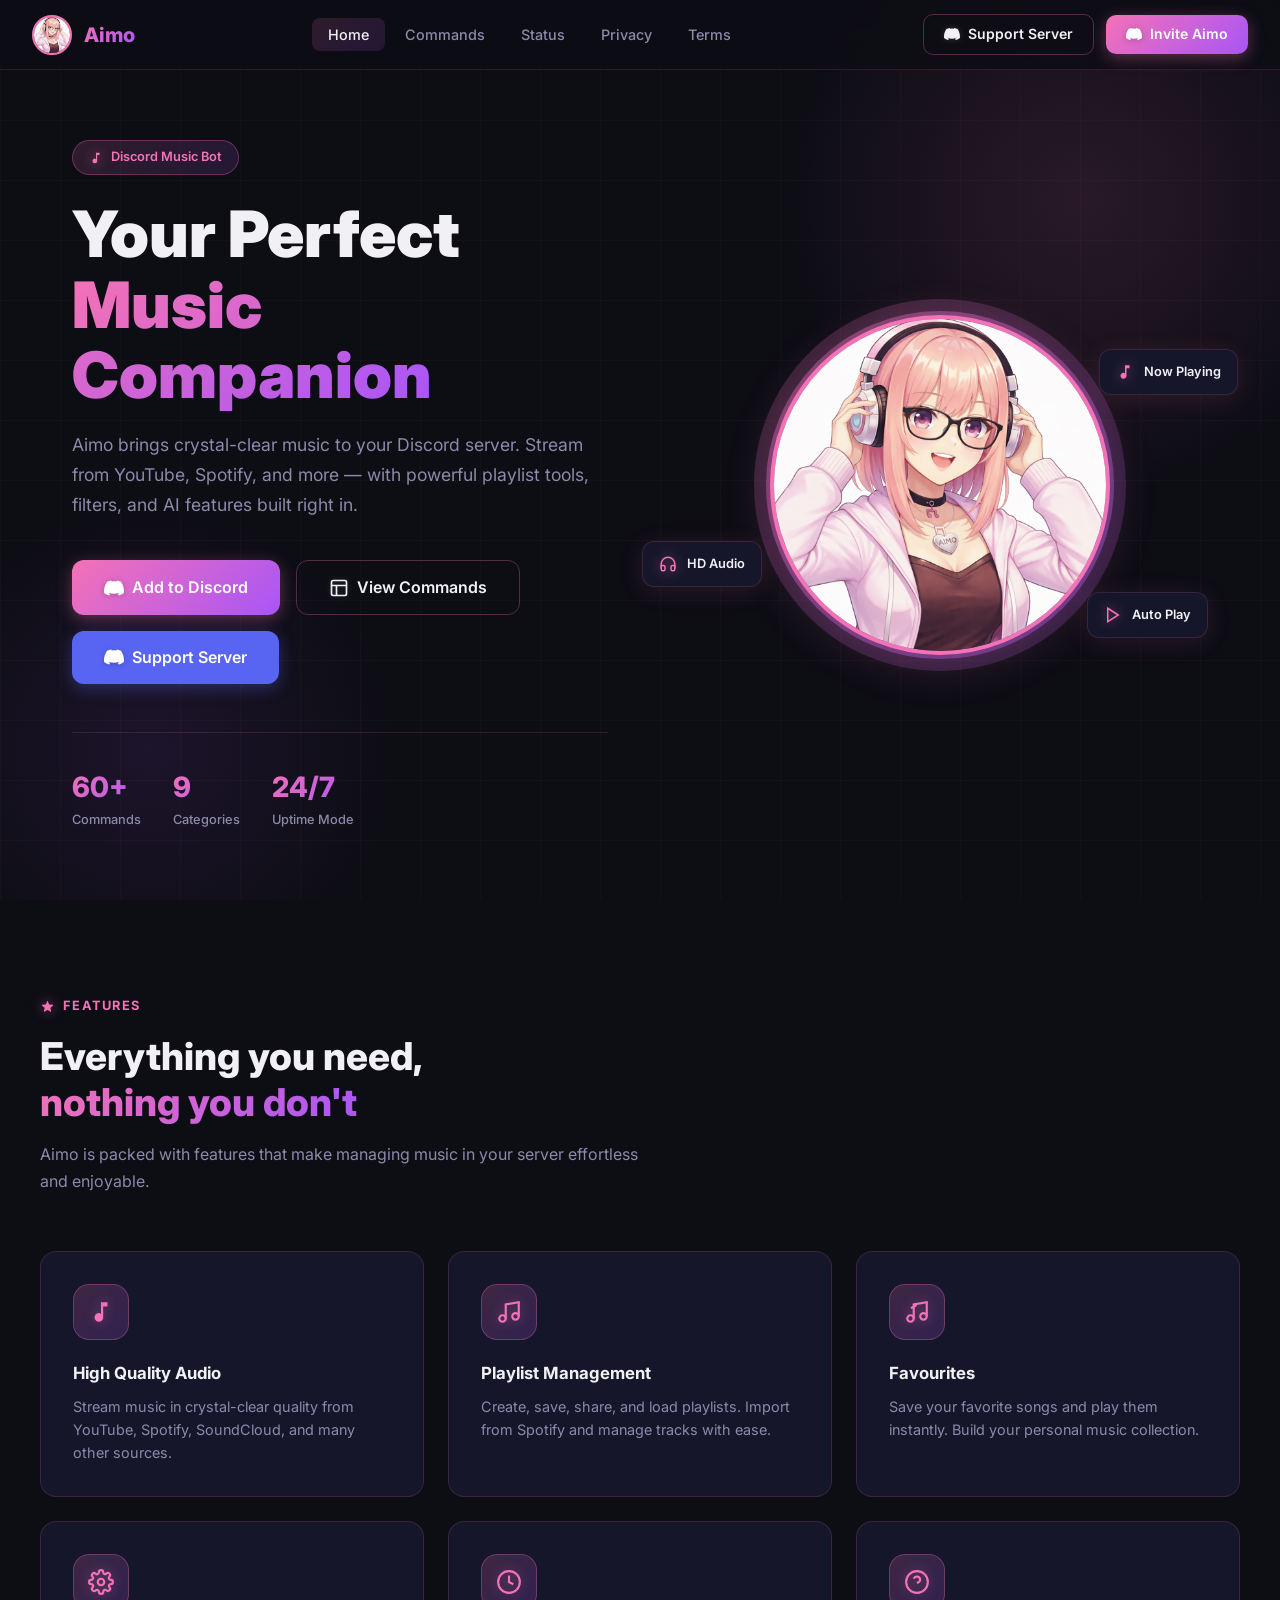
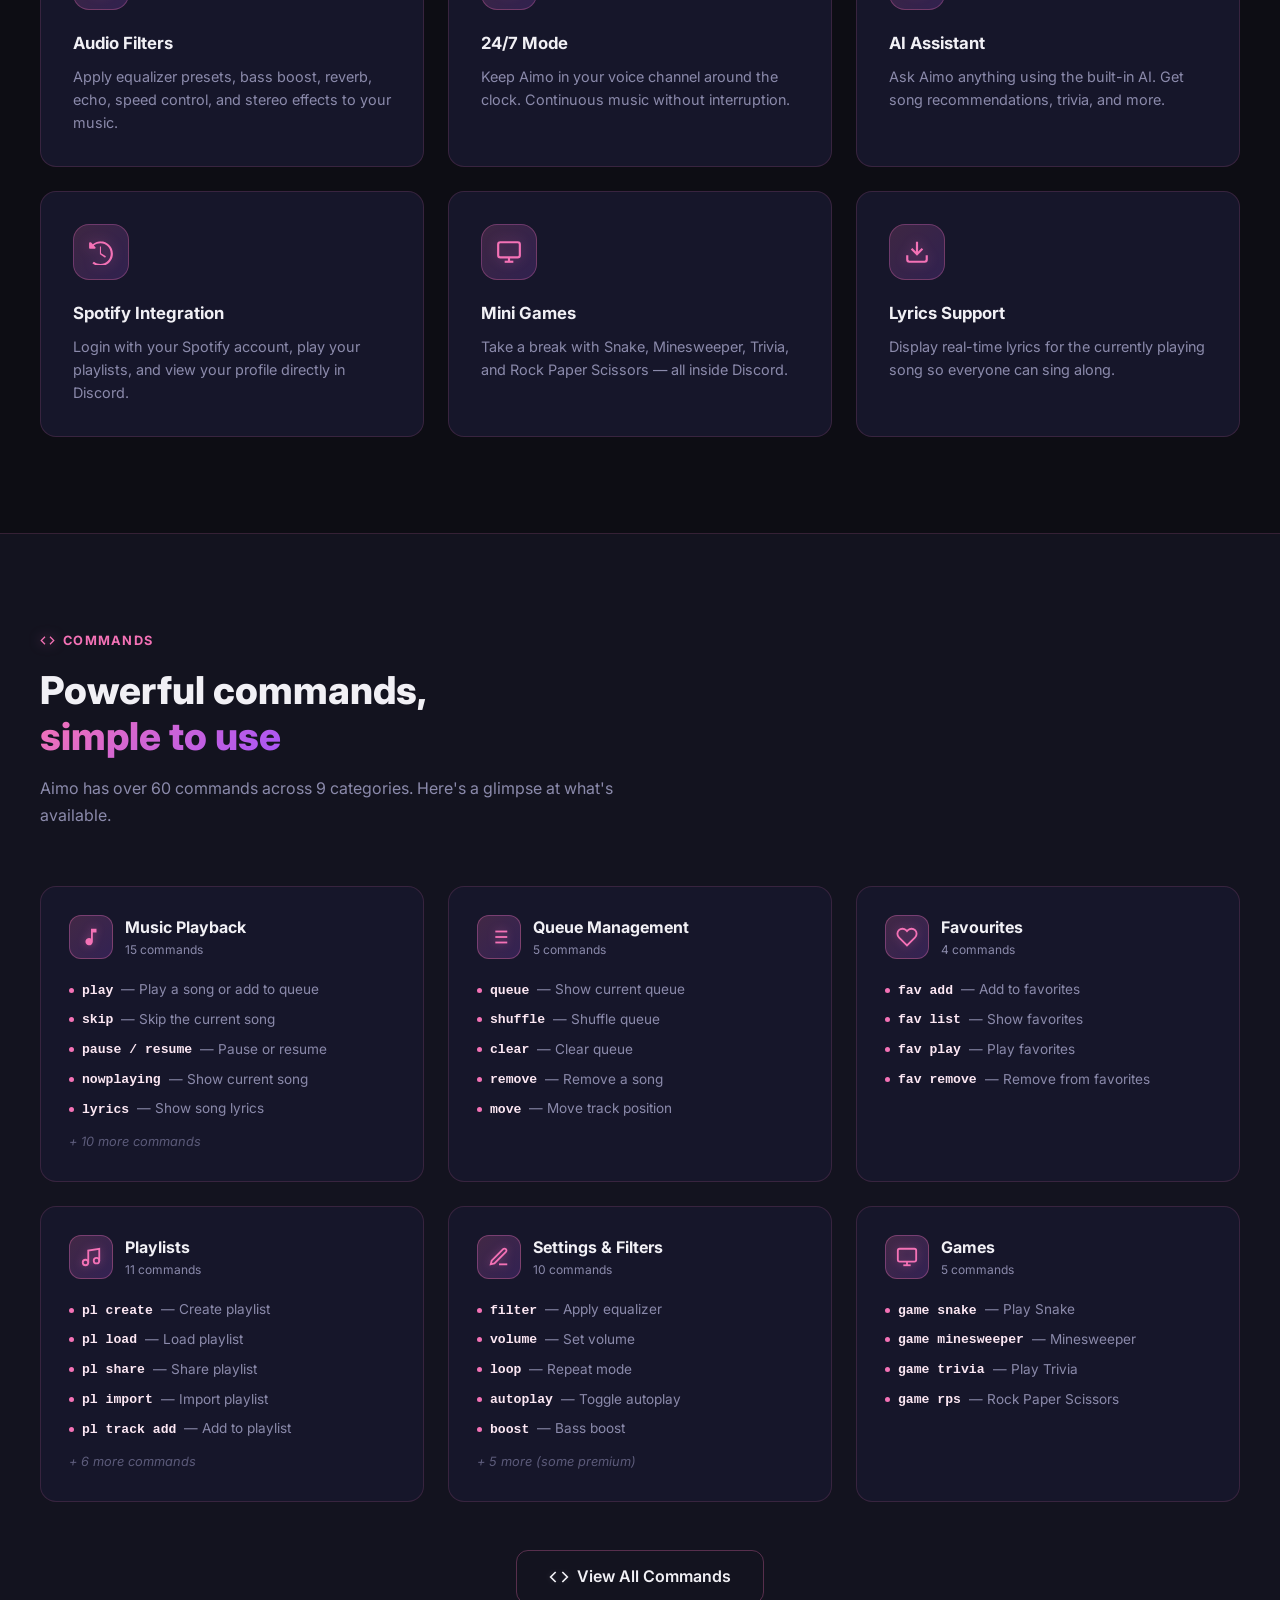
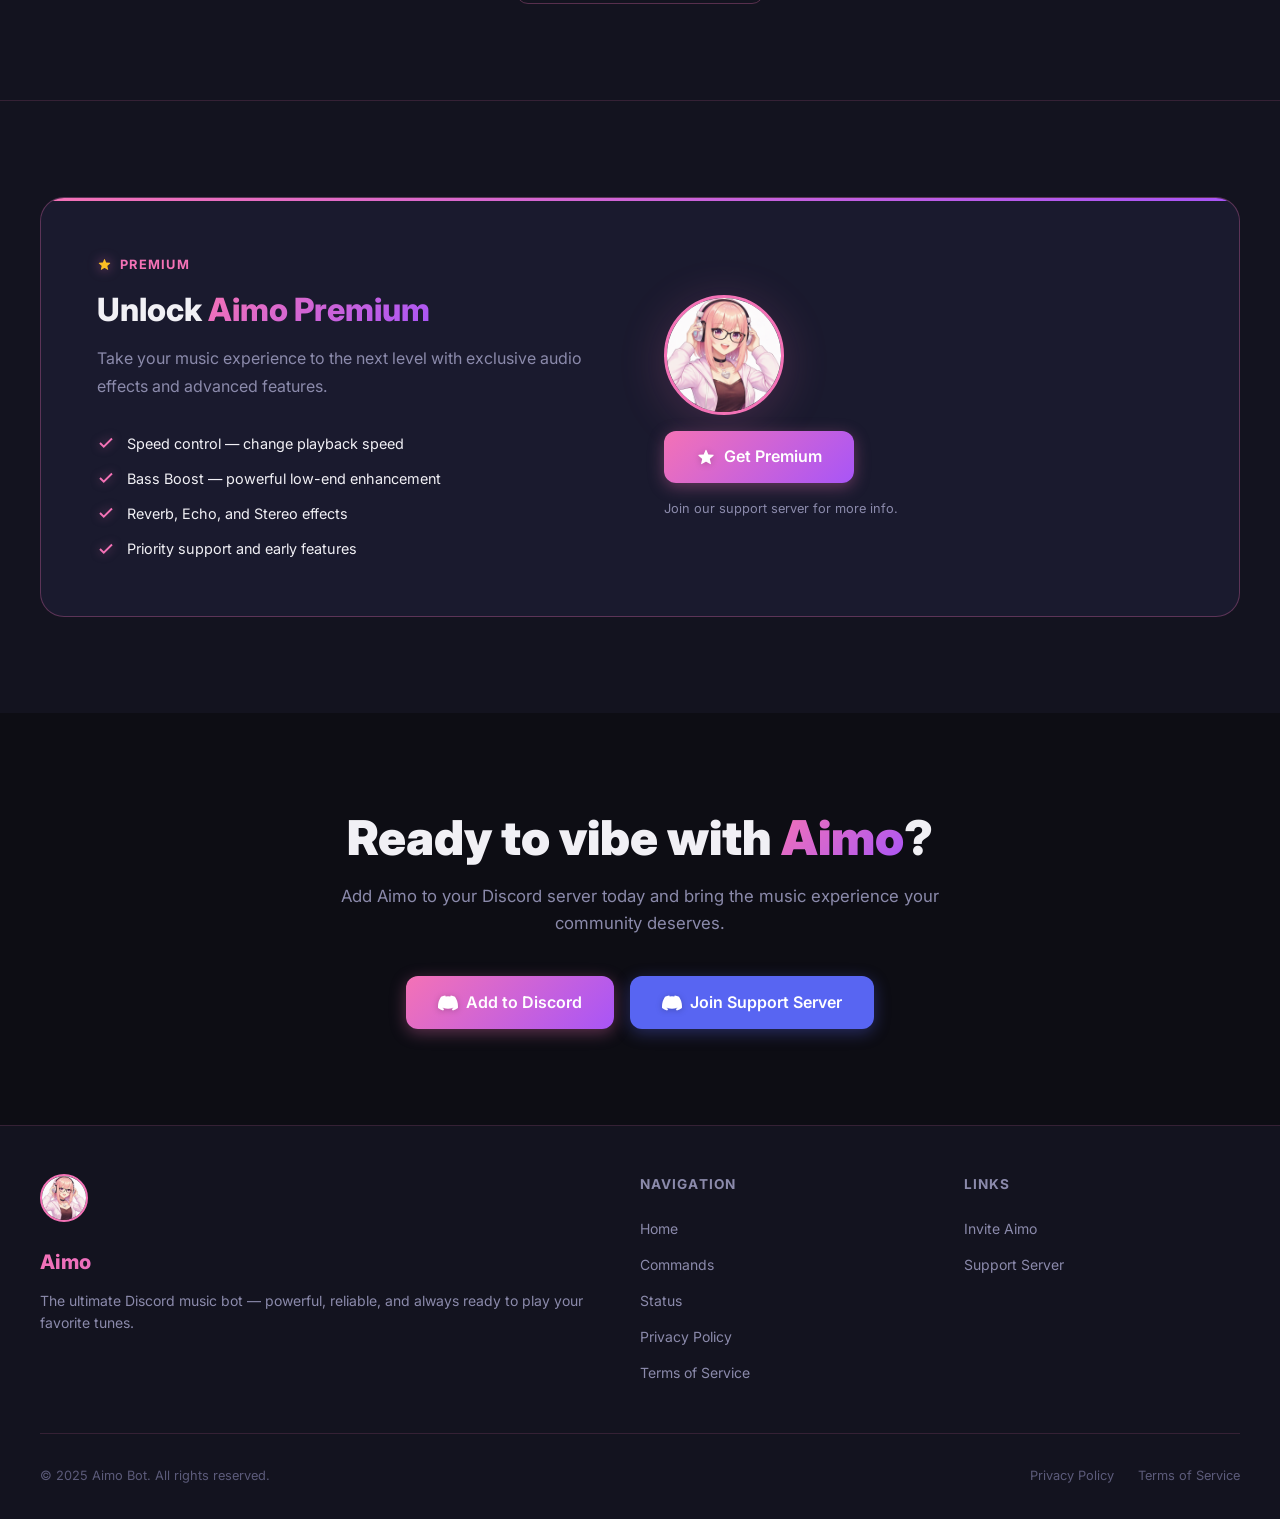
<file: index.html>
<!DOCTYPE html>
<html lang="en">
<head>
  <meta charset="UTF-8" />
  <meta name="viewport" content="width=device-width, initial-scale=1.0" />
  <title>Aimo - Discord Music Bot</title>
  <meta name="description" content="Aimo is the ultimate Discord music bot — play from YouTube, Spotify, and more with powerful playlist management and crystal-clear audio." />
  <link rel="icon" type="image/png" sizes="32x32" href="aimo-logo.png" />
  <link rel="apple-touch-icon" sizes="180x180" href="aimo-logo.png" />
  <link rel="manifest" href="site.webmanifest" />
  <meta name="theme-color" content="#13111a" />
  <link rel="stylesheet" href="style.css" />
</head>
<body>

  <!-- NAVBAR -->
  <nav class="navbar">
    <a href="index.html" class="nav-brand">
      <img src="aimo-logo.png" alt="Aimo" />
      <span class="nav-brand-name">Aimo</span>
    </a>
    <ul class="nav-links">
      <li><a href="index.html" class="active">Home</a></li>
      <li><a href="commands.html">Commands</a></li>
      <li><a href="status.html">Status</a></li>
      <li><a href="privacy.html">Privacy</a></li>
      <li><a href="terms.html">Terms</a></li>
    </ul>
    <div class="nav-actions">
      <a href="https://discord.gg/9rSar8Kssg" target="_blank" rel="noopener" class="btn btn-outline">
        <svg viewBox="0 0 24 24" fill="currentColor"><path d="M20.317 4.37a19.791 19.791 0 0 0-4.885-1.515.074.074 0 0 0-.079.037c-.21.375-.444.864-.608 1.25a18.27 18.27 0 0 0-5.487 0 12.64 12.64 0 0 0-.617-1.25.077.077 0 0 0-.079-.037A19.736 19.736 0 0 0 3.677 4.37a.07.07 0 0 0-.032.027C.533 9.046-.32 13.58.099 18.057.1 18.073.11 18.09.12 18.1a19.9 19.9 0 0 0 5.993 3.03.078.078 0 0 0 .084-.028c.462-.63.874-1.295 1.226-1.994a.076.076 0 0 0-.041-.106 13.107 13.107 0 0 1-1.872-.892.077.077 0 0 1-.008-.128 10.2 10.2 0 0 0 .372-.292.074.074 0 0 1 .077-.01c3.928 1.793 8.18 1.793 12.062 0a.074.074 0 0 1 .078.01c.12.098.246.198.373.292a.077.077 0 0 1-.006.127 12.299 12.299 0 0 1-1.873.892.077.077 0 0 0-.041.107c.36.698.772 1.362 1.225 1.993a.076.076 0 0 0 .084.028 19.839 19.839 0 0 0 6.002-3.03.077.077 0 0 0 .032-.054c.5-5.177-.838-9.674-3.549-13.66a.061.061 0 0 0-.031-.03z"/></svg>
        Support Server
      </a>
      <a href="https://discord.com/oauth2/authorize?client_id=1466757680311042060&permissions=8&integration_type=0&scope=bot" target="_blank" rel="noopener" class="btn btn-primary">
        <svg viewBox="0 0 24 24" fill="currentColor"><path d="M20.317 4.37a19.791 19.791 0 0 0-4.885-1.515.074.074 0 0 0-.079.037c-.21.375-.444.864-.608 1.25a18.27 18.27 0 0 0-5.487 0 12.64 12.64 0 0 0-.617-1.25.077.077 0 0 0-.079-.037A19.736 19.736 0 0 0 3.677 4.37a.07.07 0 0 0-.032.027C.533 9.046-.32 13.58.099 18.057.1 18.073.11 18.09.12 18.1a19.9 19.9 0 0 0 5.993 3.03.078.078 0 0 0 .084-.028c.462-.63.874-1.295 1.226-1.994a.076.076 0 0 0-.041-.106 13.107 13.107 0 0 1-1.872-.892.077.077 0 0 1-.008-.128 10.2 10.2 0 0 0 .372-.292.074.074 0 0 1 .077-.01c3.928 1.793 8.18 1.793 12.062 0a.074.074 0 0 1 .078.01c.12.098.246.198.373.292a.077.077 0 0 1-.006.127 12.299 12.299 0 0 1-1.873.892.077.077 0 0 0-.041.107c.36.698.772 1.362 1.225 1.993a.076.076 0 0 0 .084.028 19.839 19.839 0 0 0 6.002-3.03.077.077 0 0 0 .032-.054c.5-5.177-.838-9.674-3.549-13.66a.061.061 0 0 0-.031-.03z"/></svg>
        Invite Aimo
      </a>
    </div>
    <button class="hamburger" id="hamburger" aria-label="Menu">
      <span></span><span></span><span></span>
    </button>
  </nav>

  <!-- MOBILE MENU -->
  <div class="mobile-menu" id="mobileMenu">
    <a href="index.html">Home</a>
    <a href="commands.html">Commands</a>
    <a href="status.html">Status</a>
    <a href="privacy.html">Privacy</a>
    <a href="terms.html">Terms</a>
    <div class="mobile-actions">
      <a href="https://discord.gg/9rSar8Kssg" target="_blank" rel="noopener" class="btn btn-outline">Support</a>
      <a href="https://discord.com/oauth2/authorize?client_id=1466757680311042060&permissions=8&integration_type=0&scope=bot" target="_blank" rel="noopener" class="btn btn-primary">Invite Aimo</a>
    </div>
  </div>

  <!-- HERO -->
  <section class="hero">
    <div class="hero-bg">
      <div class="hero-grid"></div>
      <div class="hero-blob-1"></div>
      <div class="hero-blob-2"></div>
    </div>
    <div class="hero-inner">
      <div class="hero-content">
        <div class="hero-badge">
          <svg viewBox="0 0 24 24" fill="currentColor"><path d="M12 3v10.55A4 4 0 1 0 14 17V7h4V3h-6Z"/></svg>
          Discord Music Bot
        </div>
        <h1 class="hero-title">
          Your Perfect<br /><span>Music Companion</span>
        </h1>
        <p class="hero-desc">
          Aimo brings crystal-clear music to your Discord server. Stream from YouTube, Spotify, and more — with powerful playlist tools, filters, and AI features built right in.
        </p>
        <div class="hero-actions">
          <a href="https://discord.com/oauth2/authorize?client_id=1466757680311042060&permissions=8&integration_type=0&scope=bot" target="_blank" rel="noopener" class="btn btn-primary btn-lg">
            <svg viewBox="0 0 24 24" fill="currentColor"><path d="M20.317 4.37a19.791 19.791 0 0 0-4.885-1.515.074.074 0 0 0-.079.037c-.21.375-.444.864-.608 1.25a18.27 18.27 0 0 0-5.487 0 12.64 12.64 0 0 0-.617-1.25.077.077 0 0 0-.079-.037A19.736 19.736 0 0 0 3.677 4.37a.07.07 0 0 0-.032.027C.533 9.046-.32 13.58.099 18.057.1 18.073.11 18.09.12 18.1a19.9 19.9 0 0 0 5.993 3.03.078.078 0 0 0 .084-.028c.462-.63.874-1.295 1.226-1.994a.076.076 0 0 0-.041-.106 13.107 13.107 0 0 1-1.872-.892.077.077 0 0 1-.008-.128 10.2 10.2 0 0 0 .372-.292.074.074 0 0 1 .077-.01c3.928 1.793 8.18 1.793 12.062 0a.074.074 0 0 1 .078.01c.12.098.246.198.373.292a.077.077 0 0 1-.006.127 12.299 12.299 0 0 1-1.873.892.077.077 0 0 0-.041.107c.36.698.772 1.362 1.225 1.993a.076.076 0 0 0 .084.028 19.839 19.839 0 0 0 6.002-3.03.077.077 0 0 0 .032-.054c.5-5.177-.838-9.674-3.549-13.66a.061.061 0 0 0-.031-.03z"/></svg>
            Add to Discord
          </a>
          <a href="commands.html" class="btn btn-outline btn-lg">
            <svg viewBox="0 0 24 24" fill="none" stroke="currentColor" stroke-width="2"><rect x="3" y="3" width="18" height="18" rx="2"/><path d="M3 9h18M9 21V9"/></svg>
            View Commands
          </a>
          <a href="https://discord.gg/9rSar8Kssg" target="_blank" rel="noopener" class="btn btn-discord btn-lg">
            <svg viewBox="0 0 24 24" fill="currentColor"><path d="M20.317 4.37a19.791 19.791 0 0 0-4.885-1.515.074.074 0 0 0-.079.037c-.21.375-.444.864-.608 1.25a18.27 18.27 0 0 0-5.487 0 12.64 12.64 0 0 0-.617-1.25.077.077 0 0 0-.079-.037A19.736 19.736 0 0 0 3.677 4.37a.07.07 0 0 0-.032.027C.533 9.046-.32 13.58.099 18.057.1 18.073.11 18.09.12 18.1a19.9 19.9 0 0 0 5.993 3.03.078.078 0 0 0 .084-.028c.462-.63.874-1.295 1.226-1.994a.076.076 0 0 0-.041-.106 13.107 13.107 0 0 1-1.872-.892.077.077 0 0 1-.008-.128 10.2 10.2 0 0 0 .372-.292.074.074 0 0 1 .077-.01c3.928 1.793 8.18 1.793 12.062 0a.074.074 0 0 1 .078.01c.12.098.246.198.373.292a.077.077 0 0 1-.006.127 12.299 12.299 0 0 1-1.873.892.077.077 0 0 0-.041.107c.36.698.772 1.362 1.225 1.993a.076.076 0 0 0 .084.028 19.839 19.839 0 0 0 6.002-3.03.077.077 0 0 0 .032-.054c.5-5.177-.838-9.674-3.549-13.66a.061.061 0 0 0-.031-.03z"/></svg>
            Support Server
          </a>
        </div>
        <div class="hero-stats">
          <div>
            <div class="hero-stat-num">60+</div>
            <div class="hero-stat-label">Commands</div>
          </div>
          <div>
            <div class="hero-stat-num">9</div>
            <div class="hero-stat-label">Categories</div>
          </div>
          <div>
            <div class="hero-stat-num">24/7</div>
            <div class="hero-stat-label">Uptime Mode</div>
          </div>
        </div>
      </div>

      <div class="hero-image">
        <div class="hero-image-ring">
          <img src="aimo-logo.png" alt="Aimo Bot" />
        </div>
        <div class="floating-card card-1">
          <svg viewBox="0 0 24 24" fill="currentColor"><path d="M12 3v10.55A4 4 0 1 0 14 17V7h4V3h-6Z"/></svg>
          Now Playing
        </div>
        <div class="floating-card card-2">
          <svg viewBox="0 0 24 24" fill="none" stroke="currentColor" stroke-width="2"><path d="M3 18v-6a9 9 0 0 1 18 0v6"/><path d="M21 19a2 2 0 0 1-2 2h-1a2 2 0 0 1-2-2v-3a2 2 0 0 1 2-2h3zM3 19a2 2 0 0 0 2 2h1a2 2 0 0 0 2-2v-3a2 2 0 0 0-2-2H3z"/></svg>
          HD Audio
        </div>
        <div class="floating-card card-3">
          <svg viewBox="0 0 24 24" fill="none" stroke="currentColor" stroke-width="2"><polygon points="5 3 19 12 5 21 5 3"/></svg>
          Auto Play
        </div>
      </div>
    </div>
  </section>

  <!-- FEATURES -->
  <section class="section">
    <div class="section-inner">
      <div class="section-header">
        <div class="section-label">
          <svg viewBox="0 0 24 24" fill="currentColor"><path d="M11.48 3.499a.562.562 0 0 1 1.04 0l2.125 5.111a.563.563 0 0 0 .475.345l5.518.442c.499.04.701.663.321.988l-4.204 3.602a.563.563 0 0 0-.182.557l1.285 5.385a.562.562 0 0 1-.84.61l-4.725-2.885a.562.562 0 0 0-.586 0L6.982 20.54a.562.562 0 0 1-.84-.61l1.285-5.386a.562.562 0 0 0-.182-.557l-4.204-3.602a.562.562 0 0 1 .321-.988l5.518-.442a.563.563 0 0 0 .475-.345L11.48 3.5Z"/></svg>
          Features
        </div>
        <h2 class="section-title">Everything you need,<br /><span>nothing you don't</span></h2>
        <p class="section-desc">Aimo is packed with features that make managing music in your server effortless and enjoyable.</p>
      </div>
      <div class="features-grid">
        <div class="feature-card">
          <div class="feature-icon">
            <svg viewBox="0 0 24 24" fill="currentColor"><path d="M12 3v10.55A4 4 0 1 0 14 17V7h4V3h-6Z"/></svg>
          </div>
          <div class="feature-title">High Quality Audio</div>
          <p class="feature-desc">Stream music in crystal-clear quality from YouTube, Spotify, SoundCloud, and many other sources.</p>
        </div>
        <div class="feature-card">
          <div class="feature-icon">
            <svg viewBox="0 0 24 24" fill="none" stroke="currentColor" stroke-width="2"><path d="M9 18V5l12-2v13"/><circle cx="6" cy="18" r="3"/><circle cx="18" cy="16" r="3"/></svg>
          </div>
          <div class="feature-title">Playlist Management</div>
          <p class="feature-desc">Create, save, share, and load playlists. Import from Spotify and manage tracks with ease.</p>
        </div>
        <div class="feature-card">
          <div class="feature-icon">
            <svg viewBox="0 0 24 24" fill="none" stroke="currentColor" stroke-width="2"><path d="M9 18V5l12-2v13"/><path d="m6.5 8.5 5-3"/><circle cx="6" cy="18" r="3"/><circle cx="18" cy="16" r="3"/></svg>
          </div>
          <div class="feature-title">Favourites</div>
          <p class="feature-desc">Save your favorite songs and play them instantly. Build your personal music collection.</p>
        </div>
        <div class="feature-card">
          <div class="feature-icon">
            <svg viewBox="0 0 24 24" fill="none" stroke="currentColor" stroke-width="2"><circle cx="12" cy="12" r="3"/><path d="M19.4 15a1.65 1.65 0 0 0 .33 1.82l.06.06a2 2 0 0 1-2.83 2.83l-.06-.06a1.65 1.65 0 0 0-1.82-.33 1.65 1.65 0 0 0-1 1.51V21a2 2 0 0 1-4 0v-.09A1.65 1.65 0 0 0 9 19.4a1.65 1.65 0 0 0-1.82.33l-.06.06a2 2 0 0 1-2.83-2.83l.06-.06A1.65 1.65 0 0 0 4.68 15a1.65 1.65 0 0 0-1.51-1H3a2 2 0 0 1 0-4h.09A1.65 1.65 0 0 0 4.6 9a1.65 1.65 0 0 0-.33-1.82l-.06-.06a2 2 0 0 1 2.83-2.83l.06.06A1.65 1.65 0 0 0 9 4.68a1.65 1.65 0 0 0 1-1.51V3a2 2 0 0 1 4 0v.09a1.65 1.65 0 0 0 1 1.51 1.65 1.65 0 0 0 1.82-.33l.06-.06a2 2 0 0 1 2.83 2.83l-.06.06A1.65 1.65 0 0 0 19.4 9a1.65 1.65 0 0 0 1.51 1H21a2 2 0 0 1 0 4h-.09a1.65 1.65 0 0 0-1.51 1Z"/></svg>
          </div>
          <div class="feature-title">Audio Filters</div>
          <p class="feature-desc">Apply equalizer presets, bass boost, reverb, echo, speed control, and stereo effects to your music.</p>
        </div>
        <div class="feature-card">
          <div class="feature-icon">
            <svg viewBox="0 0 24 24" fill="none" stroke="currentColor" stroke-width="2"><circle cx="12" cy="12" r="10"/><polyline points="12 6 12 12 16 14"/></svg>
          </div>
          <div class="feature-title">24/7 Mode</div>
          <p class="feature-desc">Keep Aimo in your voice channel around the clock. Continuous music without interruption.</p>
        </div>
        <div class="feature-card">
          <div class="feature-icon">
            <svg viewBox="0 0 24 24" fill="none" stroke="currentColor" stroke-width="2"><circle cx="12" cy="12" r="10"/><path d="M9.09 9a3 3 0 0 1 5.83 1c0 2-3 3-3 3"/><line x1="12" y1="17" x2="12.01" y2="17"/></svg>
          </div>
          <div class="feature-title">AI Assistant</div>
          <p class="feature-desc">Ask Aimo anything using the built-in AI. Get song recommendations, trivia, and more.</p>
        </div>
        <div class="feature-card">
          <div class="feature-icon">
            <svg viewBox="0 0 24 24" fill="currentColor"><path d="M12.5 2C9.46 2 6.64 3.01 4.39 4.74L2.93 3.28A.996.996 0 0 0 2 3c-.55 0-1 .45-1 1v4c0 .55.45 1 1 1h4c.55 0 1-.45 1-1 0-.28-.11-.53-.29-.71L5.35 5.93C7.21 4.72 9.27 4 11.5 4 16.72 4 21 8.28 21 13.5S16.72 23 11.5 23c-2.27 0-4.36-.78-6.03-2.08l-1.44 1.44A11.4 11.4 0 0 0 11.5 25C17.85 25 23 19.85 23 13.5S17.85 2 11.5 2h1zm-.5 5v6.2l4.56 2.74-.77 1.27L11 14V7h1z"/></svg>
          </div>
          <div class="feature-title">Spotify Integration</div>
          <p class="feature-desc">Login with your Spotify account, play your playlists, and view your profile directly in Discord.</p>
        </div>
        <div class="feature-card">
          <div class="feature-icon">
            <svg viewBox="0 0 24 24" fill="none" stroke="currentColor" stroke-width="2"><rect x="2" y="3" width="20" height="14" rx="2" ry="2"/><line x1="8" y1="21" x2="16" y2="21"/><line x1="12" y1="17" x2="12" y2="21"/></svg>
          </div>
          <div class="feature-title">Mini Games</div>
          <p class="feature-desc">Take a break with Snake, Minesweeper, Trivia, and Rock Paper Scissors — all inside Discord.</p>
        </div>
        <div class="feature-card">
          <div class="feature-icon">
            <svg viewBox="0 0 24 24" fill="none" stroke="currentColor" stroke-width="2"><path d="M3 15v4c0 1.1.9 2 2 2h14a2 2 0 0 0 2-2v-4M17 9l-5 5-5-5M12 12.8V2.5"/></svg>
          </div>
          <div class="feature-title">Lyrics Support</div>
          <p class="feature-desc">Display real-time lyrics for the currently playing song so everyone can sing along.</p>
        </div>
      </div>
    </div>
  </section>

  <!-- COMMANDS PREVIEW -->
  <section class="section commands-preview">
    <div class="section-inner">
      <div class="section-header">
        <div class="section-label">
          <svg viewBox="0 0 24 24" fill="none" stroke="currentColor" stroke-width="2"><polyline points="16 18 22 12 16 6"/><polyline points="8 6 2 12 8 18"/></svg>
          Commands
        </div>
        <h2 class="section-title">Powerful commands,<br /><span>simple to use</span></h2>
        <p class="section-desc">Aimo has over 60 commands across 9 categories. Here's a glimpse at what's available.</p>
      </div>
      <div class="commands-cats">
        <div class="cmd-cat-card">
          <div class="cmd-cat-header">
            <div class="cmd-cat-icon">
              <svg viewBox="0 0 24 24" fill="currentColor"><path d="M12 3v10.55A4 4 0 1 0 14 17V7h4V3h-6Z"/></svg>
            </div>
            <div>
              <div class="cmd-cat-name">Music Playback</div>
              <div class="cmd-cat-count">15 commands</div>
            </div>
          </div>
          <ul class="cmd-list">
            <li><span class="cmd-name">play</span> — Play a song or add to queue</li>
            <li><span class="cmd-name">skip</span> — Skip the current song</li>
            <li><span class="cmd-name">pause / resume</span> — Pause or resume</li>
            <li><span class="cmd-name">nowplaying</span> — Show current song</li>
            <li><span class="cmd-name">lyrics</span> — Show song lyrics</li>
          </ul>
          <div class="cmd-more">+ 10 more commands</div>
        </div>
        <div class="cmd-cat-card">
          <div class="cmd-cat-header">
            <div class="cmd-cat-icon">
              <svg viewBox="0 0 24 24" fill="none" stroke="currentColor" stroke-width="2"><line x1="8" y1="6" x2="21" y2="6"/><line x1="8" y1="12" x2="21" y2="12"/><line x1="8" y1="18" x2="21" y2="18"/><line x1="3" y1="6" x2="3.01" y2="6"/><line x1="3" y1="12" x2="3.01" y2="12"/><line x1="3" y1="18" x2="3.01" y2="18"/></svg>
            </div>
            <div>
              <div class="cmd-cat-name">Queue Management</div>
              <div class="cmd-cat-count">5 commands</div>
            </div>
          </div>
          <ul class="cmd-list">
            <li><span class="cmd-name">queue</span> — Show current queue</li>
            <li><span class="cmd-name">shuffle</span> — Shuffle queue</li>
            <li><span class="cmd-name">clear</span> — Clear queue</li>
            <li><span class="cmd-name">remove</span> — Remove a song</li>
            <li><span class="cmd-name">move</span> — Move track position</li>
          </ul>
        </div>
        <div class="cmd-cat-card">
          <div class="cmd-cat-header">
            <div class="cmd-cat-icon">
              <svg viewBox="0 0 24 24" fill="none" stroke="currentColor" stroke-width="2"><path d="M20.84 4.61a5.5 5.5 0 0 0-7.78 0L12 5.67l-1.06-1.06a5.5 5.5 0 0 0-7.78 7.78l1.06 1.06L12 21.23l7.78-7.78 1.06-1.06a5.5 5.5 0 0 0 0-7.78z"/></svg>
            </div>
            <div>
              <div class="cmd-cat-name">Favourites</div>
              <div class="cmd-cat-count">4 commands</div>
            </div>
          </div>
          <ul class="cmd-list">
            <li><span class="cmd-name">fav add</span> — Add to favorites</li>
            <li><span class="cmd-name">fav list</span> — Show favorites</li>
            <li><span class="cmd-name">fav play</span> — Play favorites</li>
            <li><span class="cmd-name">fav remove</span> — Remove from favorites</li>
          </ul>
        </div>
        <div class="cmd-cat-card">
          <div class="cmd-cat-header">
            <div class="cmd-cat-icon">
              <svg viewBox="0 0 24 24" fill="none" stroke="currentColor" stroke-width="2"><path d="M9 18V5l12-2v13"/><circle cx="6" cy="18" r="3"/><circle cx="18" cy="16" r="3"/></svg>
            </div>
            <div>
              <div class="cmd-cat-name">Playlists</div>
              <div class="cmd-cat-count">11 commands</div>
            </div>
          </div>
          <ul class="cmd-list">
            <li><span class="cmd-name">pl create</span> — Create playlist</li>
            <li><span class="cmd-name">pl load</span> — Load playlist</li>
            <li><span class="cmd-name">pl share</span> — Share playlist</li>
            <li><span class="cmd-name">pl import</span> — Import playlist</li>
            <li><span class="cmd-name">pl track add</span> — Add to playlist</li>
          </ul>
          <div class="cmd-more">+ 6 more commands</div>
        </div>
        <div class="cmd-cat-card">
          <div class="cmd-cat-header">
            <div class="cmd-cat-icon">
              <svg viewBox="0 0 24 24" fill="none" stroke="currentColor" stroke-width="2"><path d="M12 20h9"/><path d="M16.5 3.5a2.121 2.121 0 0 1 3 3L7 19l-4 1 1-4L16.5 3.5z"/></svg>
            </div>
            <div>
              <div class="cmd-cat-name">Settings & Filters</div>
              <div class="cmd-cat-count">10 commands</div>
            </div>
          </div>
          <ul class="cmd-list">
            <li><span class="cmd-name">filter</span> — Apply equalizer</li>
            <li><span class="cmd-name">volume</span> — Set volume</li>
            <li><span class="cmd-name">loop</span> — Repeat mode</li>
            <li><span class="cmd-name">autoplay</span> — Toggle autoplay</li>
            <li><span class="cmd-name">boost</span> — Bass boost</li>
          </ul>
          <div class="cmd-more">+ 5 more (some premium)</div>
        </div>
        <div class="cmd-cat-card">
          <div class="cmd-cat-header">
            <div class="cmd-cat-icon">
              <svg viewBox="0 0 24 24" fill="none" stroke="currentColor" stroke-width="2"><rect x="2" y="3" width="20" height="14" rx="2" ry="2"/><line x1="8" y1="21" x2="16" y2="21"/><line x1="12" y1="17" x2="12" y2="21"/></svg>
            </div>
            <div>
              <div class="cmd-cat-name">Games</div>
              <div class="cmd-cat-count">5 commands</div>
            </div>
          </div>
          <ul class="cmd-list">
            <li><span class="cmd-name">game snake</span> — Play Snake</li>
            <li><span class="cmd-name">game minesweeper</span> — Minesweeper</li>
            <li><span class="cmd-name">game trivia</span> — Play Trivia</li>
            <li><span class="cmd-name">game rps</span> — Rock Paper Scissors</li>
          </ul>
        </div>
      </div>
      <div class="commands-footer">
        <a href="commands.html" class="btn btn-outline btn-lg">
          <svg viewBox="0 0 24 24" fill="none" stroke="currentColor" stroke-width="2"><polyline points="16 18 22 12 16 6"/><polyline points="8 6 2 12 8 18"/></svg>
          View All Commands
        </a>
      </div>
    </div>
  </section>

  <!-- PREMIUM -->
  <section class="section premium-section">
    <div class="section-inner">
      <div class="premium-card">
        <div>
          <div class="section-label" style="margin-bottom:1rem;">
            <svg viewBox="0 0 24 24" fill="currentColor" style="color:#fbbf24"><path d="M11.48 3.499a.562.562 0 0 1 1.04 0l2.125 5.111a.563.563 0 0 0 .475.345l5.518.442c.499.04.701.663.321.988l-4.204 3.602a.563.563 0 0 0-.182.557l1.285 5.385a.562.562 0 0 1-.84.61l-4.725-2.885a.562.562 0 0 0-.586 0L6.982 20.54a.562.562 0 0 1-.84-.61l1.285-5.386a.562.562 0 0 0-.182-.557l-4.204-3.602a.562.562 0 0 1 .321-.988l5.518-.442a.563.563 0 0 0 .475-.345L11.48 3.5Z"/></svg>
            Premium
          </div>
          <h2 class="premium-title">Unlock <span>Aimo Premium</span></h2>
          <p class="premium-desc">Take your music experience to the next level with exclusive audio effects and advanced features.</p>
          <ul class="premium-features">
            <li>
              <svg viewBox="0 0 24 24" fill="none" stroke="currentColor" stroke-width="2.5"><polyline points="20 6 9 17 4 12"/></svg>
              Speed control — change playback speed
            </li>
            <li>
              <svg viewBox="0 0 24 24" fill="none" stroke="currentColor" stroke-width="2.5"><polyline points="20 6 9 17 4 12"/></svg>
              Bass Boost — powerful low-end enhancement
            </li>
            <li>
              <svg viewBox="0 0 24 24" fill="none" stroke="currentColor" stroke-width="2.5"><polyline points="20 6 9 17 4 12"/></svg>
              Reverb, Echo, and Stereo effects
            </li>
            <li>
              <svg viewBox="0 0 24 24" fill="none" stroke="currentColor" stroke-width="2.5"><polyline points="20 6 9 17 4 12"/></svg>
              Priority support and early features
            </li>
          </ul>
        </div>
        <div style="display:flex;flex-direction:column;gap:1rem;align-items:flex-start;">
          <img src="aimo-logo.png" alt="Aimo Premium" style="width:120px;height:120px;border-radius:50%;border:3px solid var(--pink);box-shadow:var(--shadow-lg);" />
          <a href="https://discord.gg/9rSar8Kssg" target="_blank" rel="noopener" class="btn btn-primary btn-lg">
            <svg viewBox="0 0 24 24" fill="currentColor"><path d="M11.48 3.499a.562.562 0 0 1 1.04 0l2.125 5.111a.563.563 0 0 0 .475.345l5.518.442c.499.04.701.663.321.988l-4.204 3.602a.563.563 0 0 0-.182.557l1.285 5.385a.562.562 0 0 1-.84.61l-4.725-2.885a.562.562 0 0 0-.586 0L6.982 20.54a.562.562 0 0 1-.84-.61l1.285-5.386a.562.562 0 0 0-.182-.557l-4.204-3.602a.562.562 0 0 1 .321-.988l5.518-.442a.563.563 0 0 0 .475-.345L11.48 3.5Z"/></svg>
            Get Premium
          </a>
          <p style="font-size:0.8rem;color:var(--text-muted);">Join our support server for more info.</p>
        </div>
      </div>
    </div>
  </section>

  <!-- CTA -->
  <section class="cta-section">
    <div class="cta-inner">
      <h2 class="cta-title">Ready to vibe with <span>Aimo</span>?</h2>
      <p class="cta-desc">Add Aimo to your Discord server today and bring the music experience your community deserves.</p>
      <div class="cta-actions">
        <a href="https://discord.com/oauth2/authorize?client_id=1466757680311042060&permissions=8&integration_type=0&scope=bot" target="_blank" rel="noopener" class="btn btn-primary btn-lg">
          <svg viewBox="0 0 24 24" fill="currentColor"><path d="M20.317 4.37a19.791 19.791 0 0 0-4.885-1.515.074.074 0 0 0-.079.037c-.21.375-.444.864-.608 1.25a18.27 18.27 0 0 0-5.487 0 12.64 12.64 0 0 0-.617-1.25.077.077 0 0 0-.079-.037A19.736 19.736 0 0 0 3.677 4.37a.07.07 0 0 0-.032.027C.533 9.046-.32 13.58.099 18.057.1 18.073.11 18.09.12 18.1a19.9 19.9 0 0 0 5.993 3.03.078.078 0 0 0 .084-.028c.462-.63.874-1.295 1.226-1.994a.076.076 0 0 0-.041-.106 13.107 13.107 0 0 1-1.872-.892.077.077 0 0 1-.008-.128 10.2 10.2 0 0 0 .372-.292.074.074 0 0 1 .077-.01c3.928 1.793 8.18 1.793 12.062 0a.074.074 0 0 1 .078.01c.12.098.246.198.373.292a.077.077 0 0 1-.006.127 12.299 12.299 0 0 1-1.873.892.077.077 0 0 0-.041.107c.36.698.772 1.362 1.225 1.993a.076.076 0 0 0 .084.028 19.839 19.839 0 0 0 6.002-3.03.077.077 0 0 0 .032-.054c.5-5.177-.838-9.674-3.549-13.66a.061.061 0 0 0-.031-.03z"/></svg>
          Add to Discord
        </a>
        <a href="https://discord.gg/9rSar8Kssg" target="_blank" rel="noopener" class="btn btn-discord btn-lg">
          <svg viewBox="0 0 24 24" fill="currentColor"><path d="M20.317 4.37a19.791 19.791 0 0 0-4.885-1.515.074.074 0 0 0-.079.037c-.21.375-.444.864-.608 1.25a18.27 18.27 0 0 0-5.487 0 12.64 12.64 0 0 0-.617-1.25.077.077 0 0 0-.079-.037A19.736 19.736 0 0 0 3.677 4.37a.07.07 0 0 0-.032.027C.533 9.046-.32 13.58.099 18.057.1 18.073.11 18.09.12 18.1a19.9 19.9 0 0 0 5.993 3.03.078.078 0 0 0 .084-.028c.462-.63.874-1.295 1.226-1.994a.076.076 0 0 0-.041-.106 13.107 13.107 0 0 1-1.872-.892.077.077 0 0 1-.008-.128 10.2 10.2 0 0 0 .372-.292.074.074 0 0 1 .077-.01c3.928 1.793 8.18 1.793 12.062 0a.074.074 0 0 1 .078.01c.12.098.246.198.373.292a.077.077 0 0 1-.006.127 12.299 12.299 0 0 1-1.873.892.077.077 0 0 0-.041.107c.36.698.772 1.362 1.225 1.993a.076.076 0 0 0 .084.028 19.839 19.839 0 0 0 6.002-3.03.077.077 0 0 0 .032-.054c.5-5.177-.838-9.674-3.549-13.66a.061.061 0 0 0-.031-.03z"/></svg>
          Join Support Server
        </a>
      </div>
    </div>
  </section>

  <!-- FOOTER -->
  <footer class="footer">
    <div class="footer-inner">
      <div class="footer-top">
        <div class="footer-brand">
          <img src="aimo-logo.png" alt="Aimo" />
          <div class="footer-brand-name">Aimo</div>
          <p class="footer-brand-desc">The ultimate Discord music bot — powerful, reliable, and always ready to play your favorite tunes.</p>
        </div>
        <div class="footer-col">
          <h4>Navigation</h4>
          <ul class="footer-links">
            <li><a href="index.html">Home</a></li>
            <li><a href="commands.html">Commands</a></li>
            <li><a href="status.html">Status</a></li>
            <li><a href="privacy.html">Privacy Policy</a></li>
            <li><a href="terms.html">Terms of Service</a></li>
          </ul>
        </div>
        <div class="footer-col">
          <h4>Links</h4>
          <ul class="footer-links">
            <li><a href="https://discord.com/oauth2/authorize?client_id=1466757680311042060&permissions=8&integration_type=0&scope=bot" target="_blank" rel="noopener">Invite Aimo</a></li>
            <li><a href="https://discord.gg/9rSar8Kssg" target="_blank" rel="noopener">Support Server</a></li>
          </ul>
        </div>
      </div>
      <div class="footer-bottom">
        <span class="footer-copy">&copy; 2025 Aimo Bot. All rights reserved.</span>
        <div class="footer-legal">
          <a href="privacy.html">Privacy Policy</a>
          <a href="terms.html">Terms of Service</a>
        </div>
      </div>
    </div>
  </footer>

  <script src="script.js"></script>
</body>
</html>
</file>
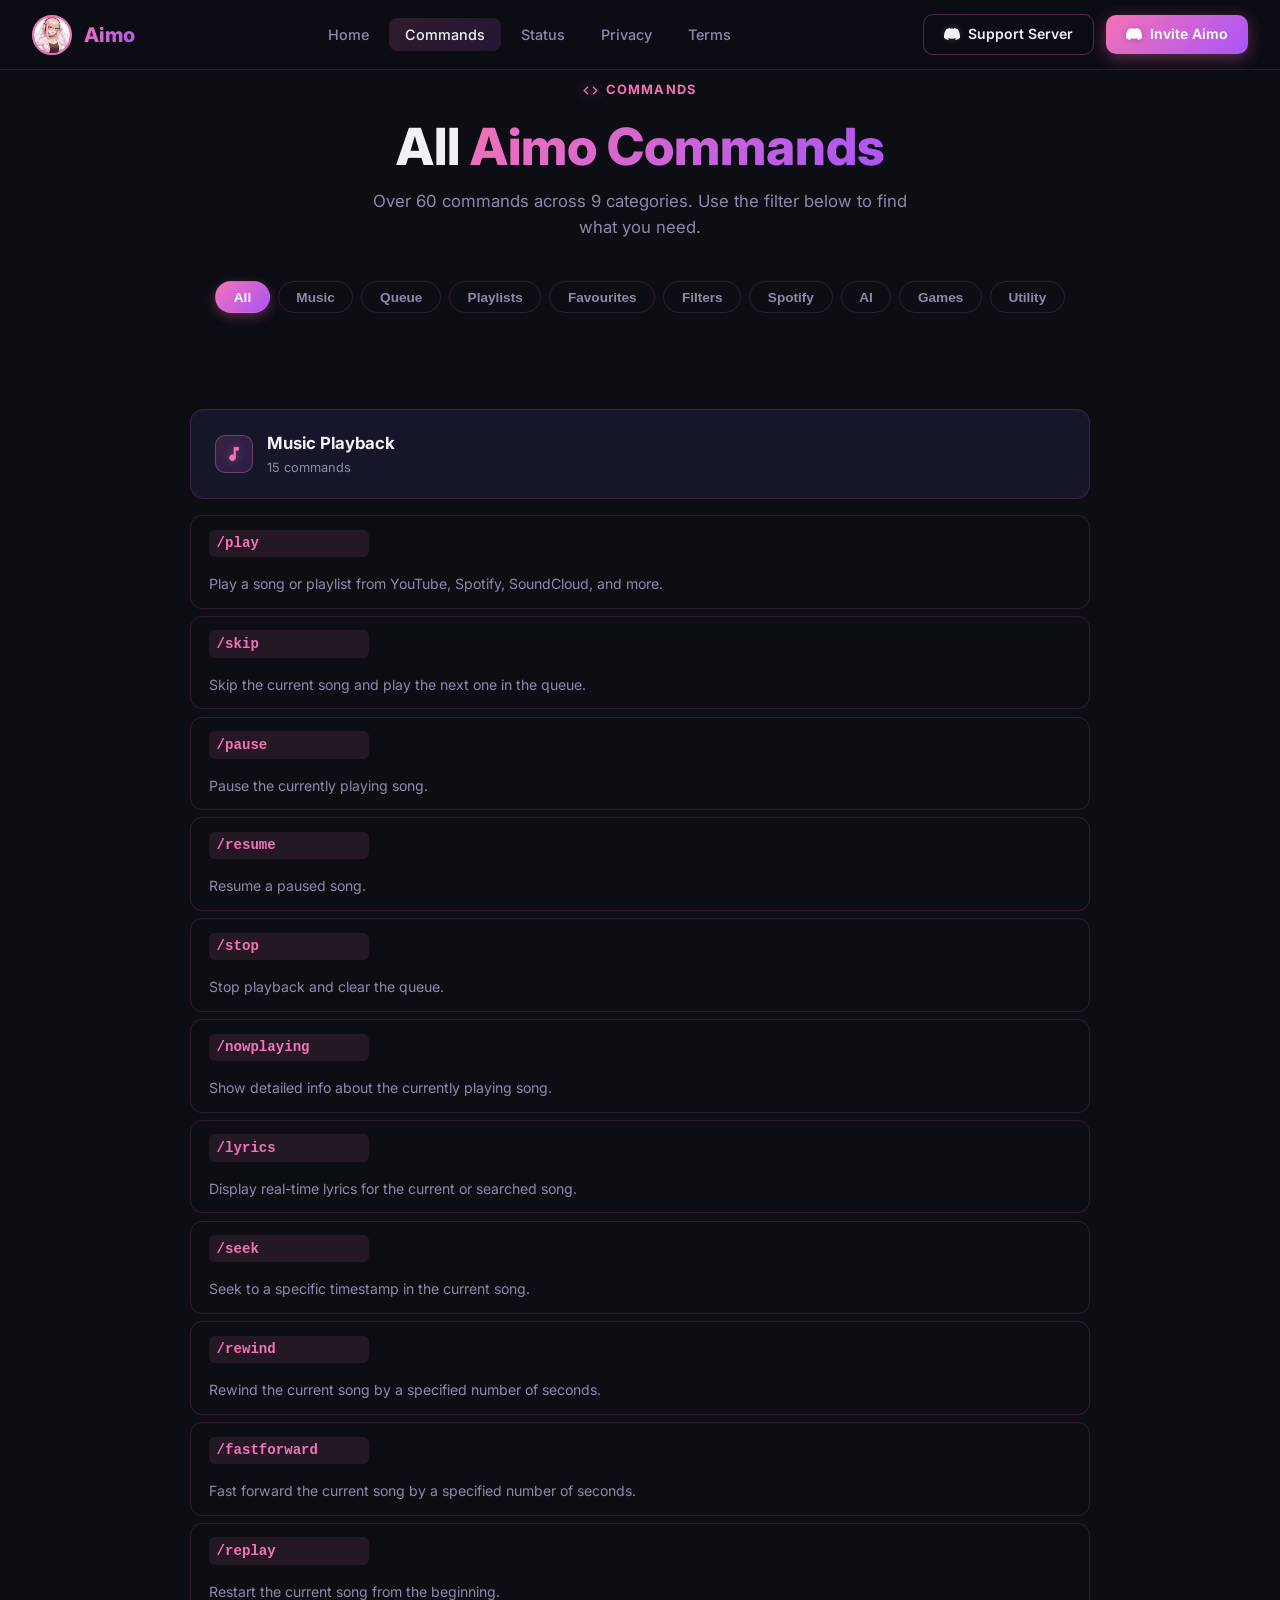
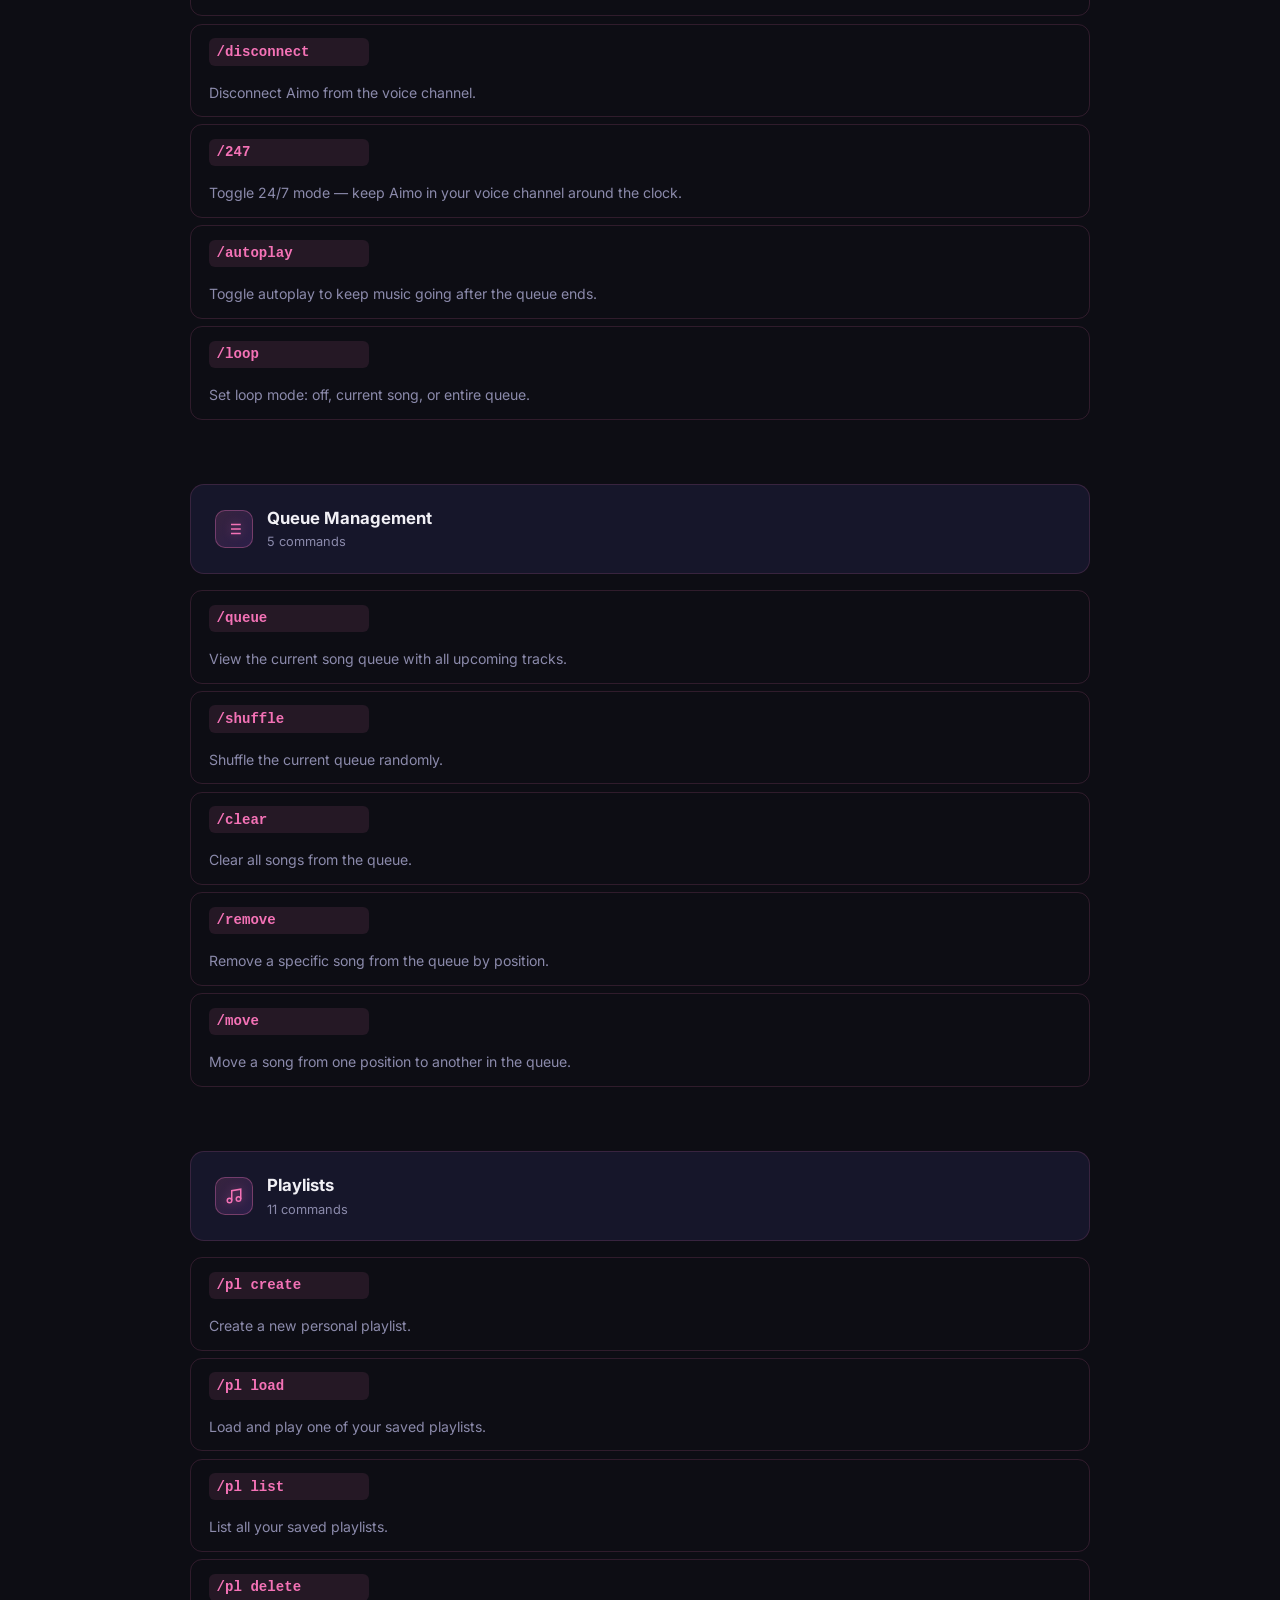
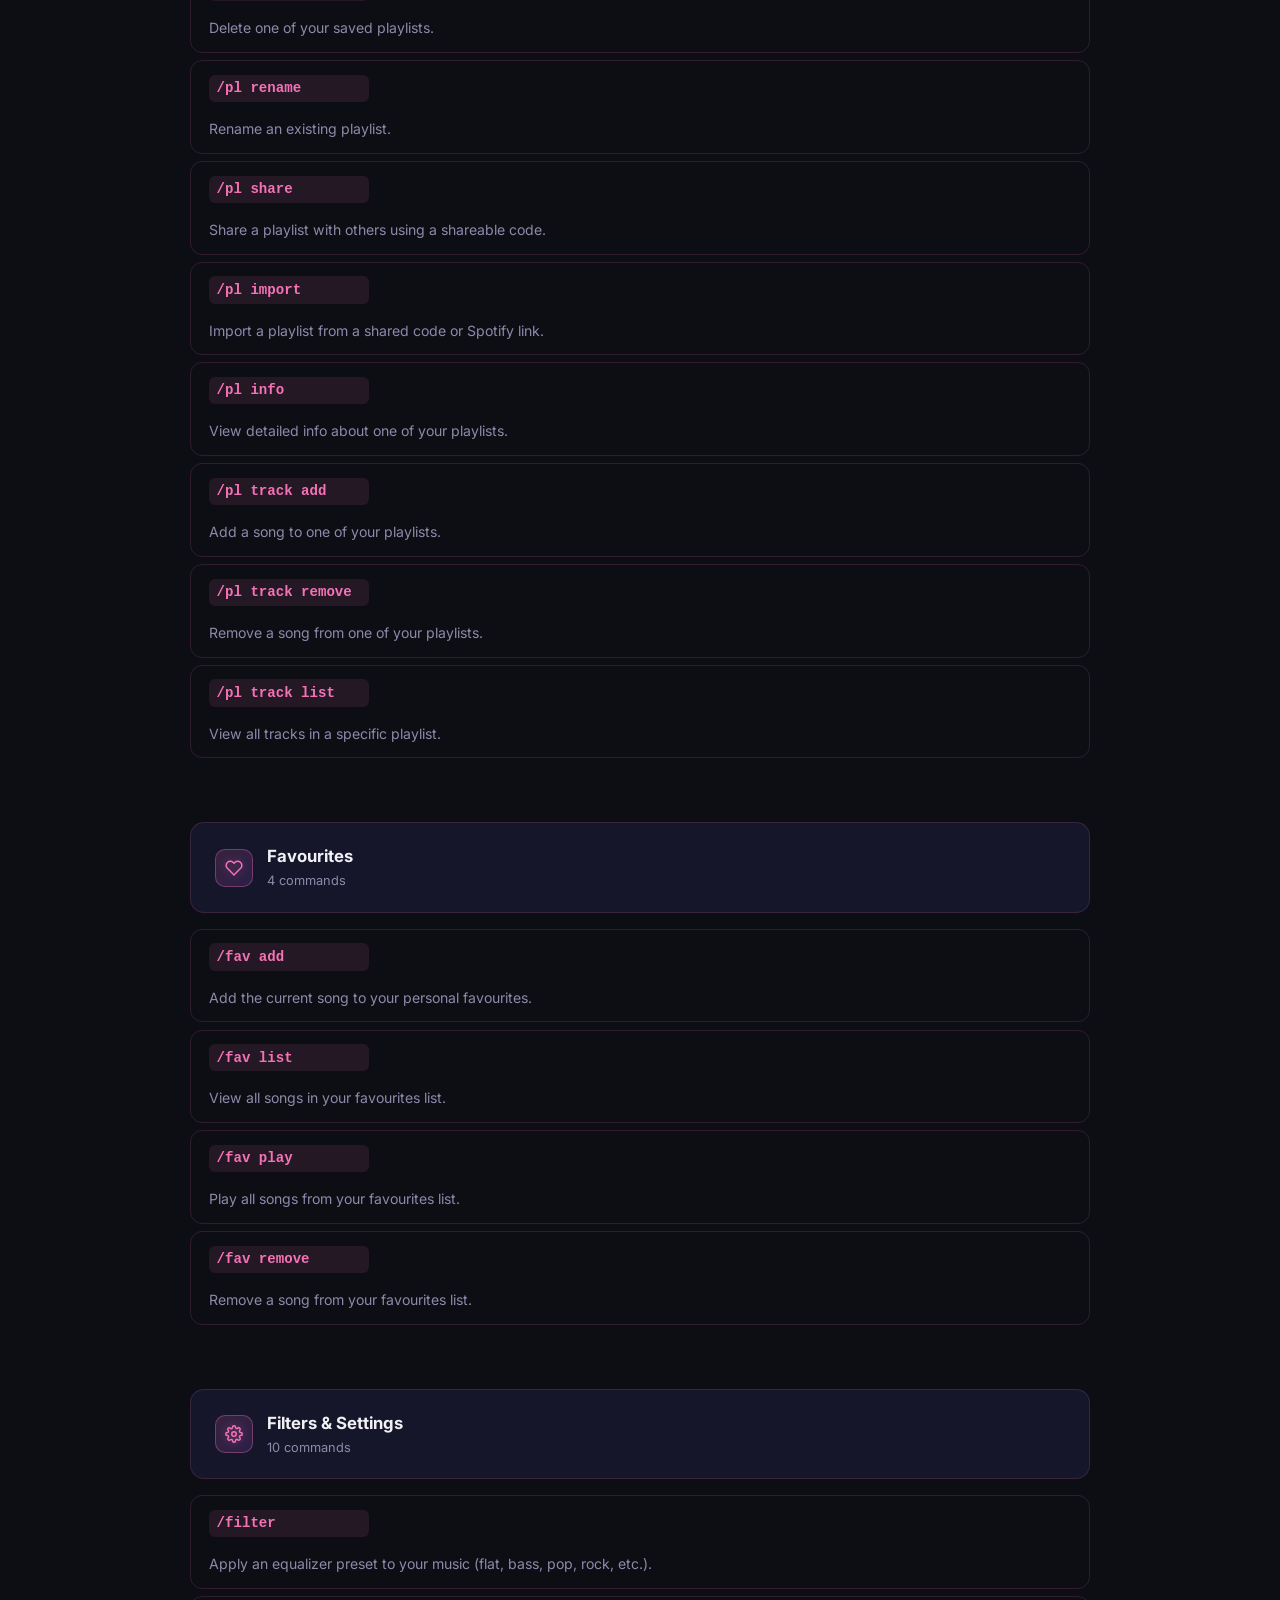
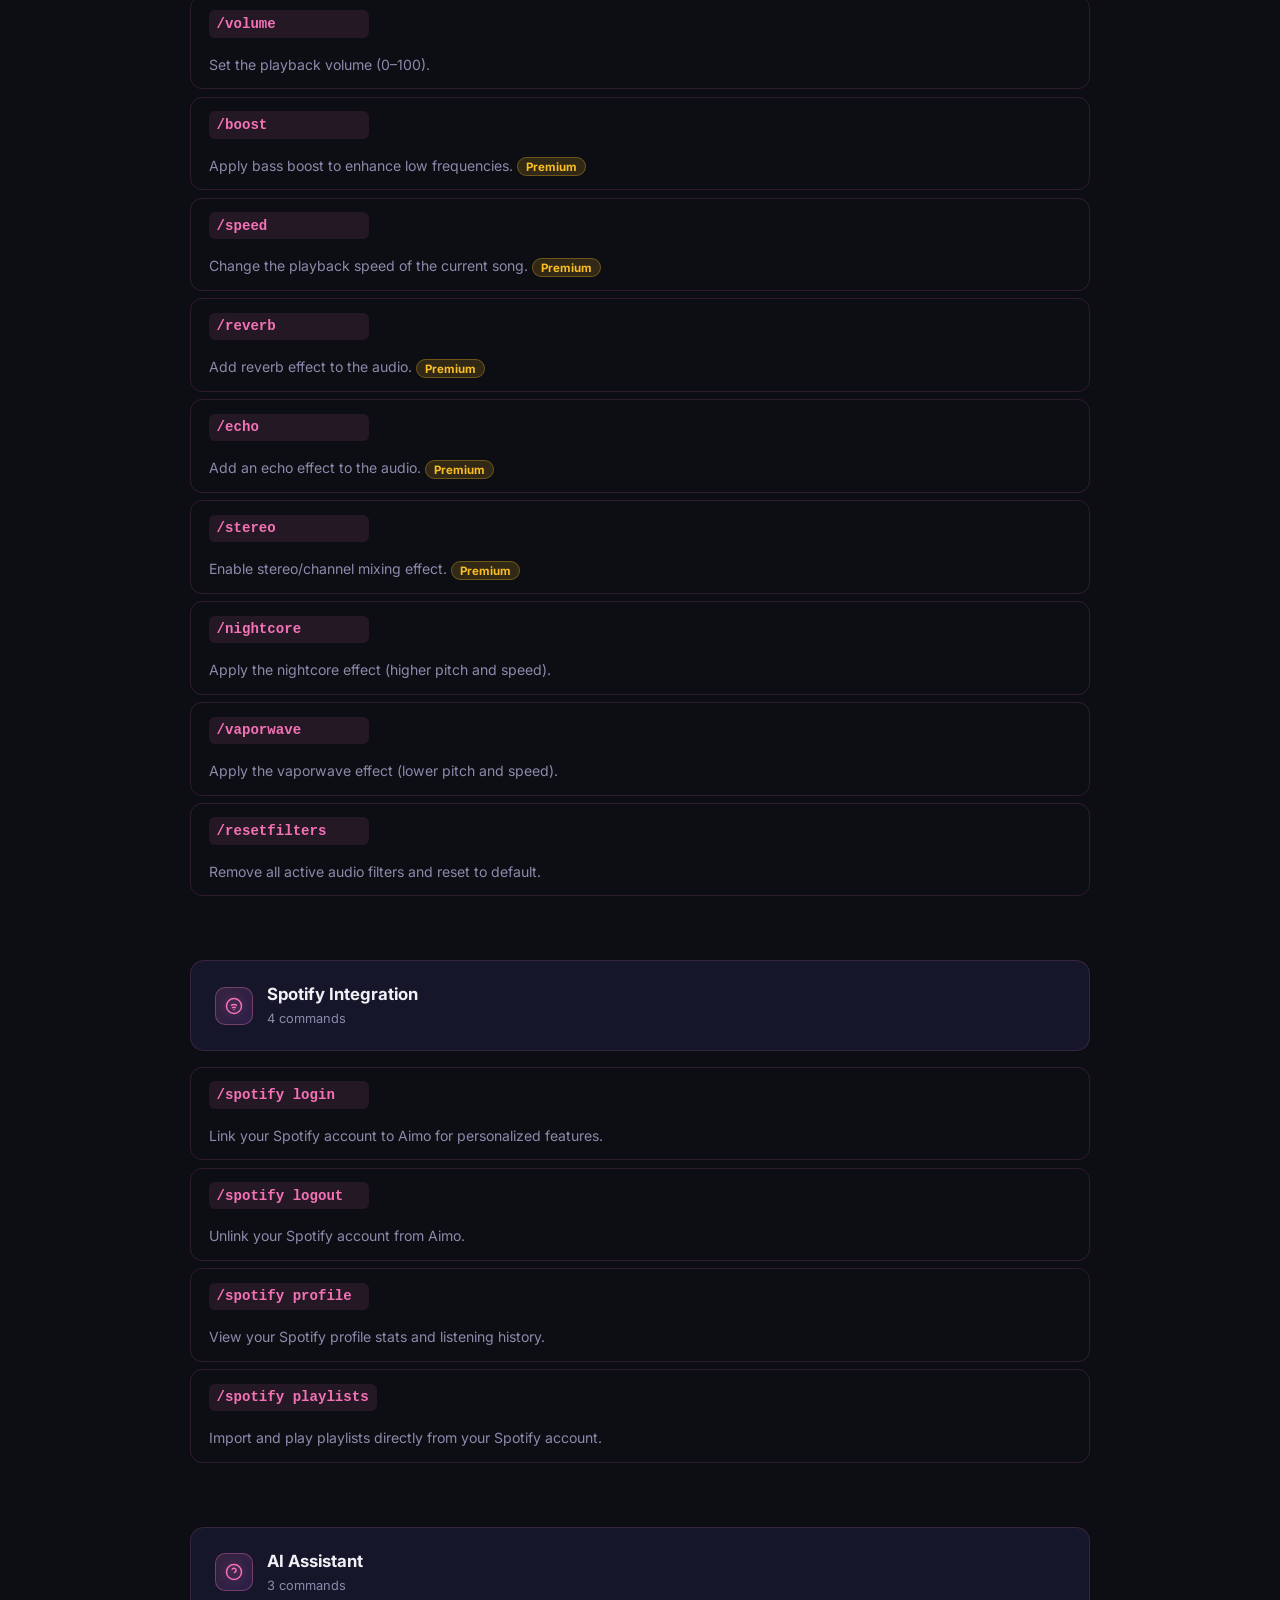
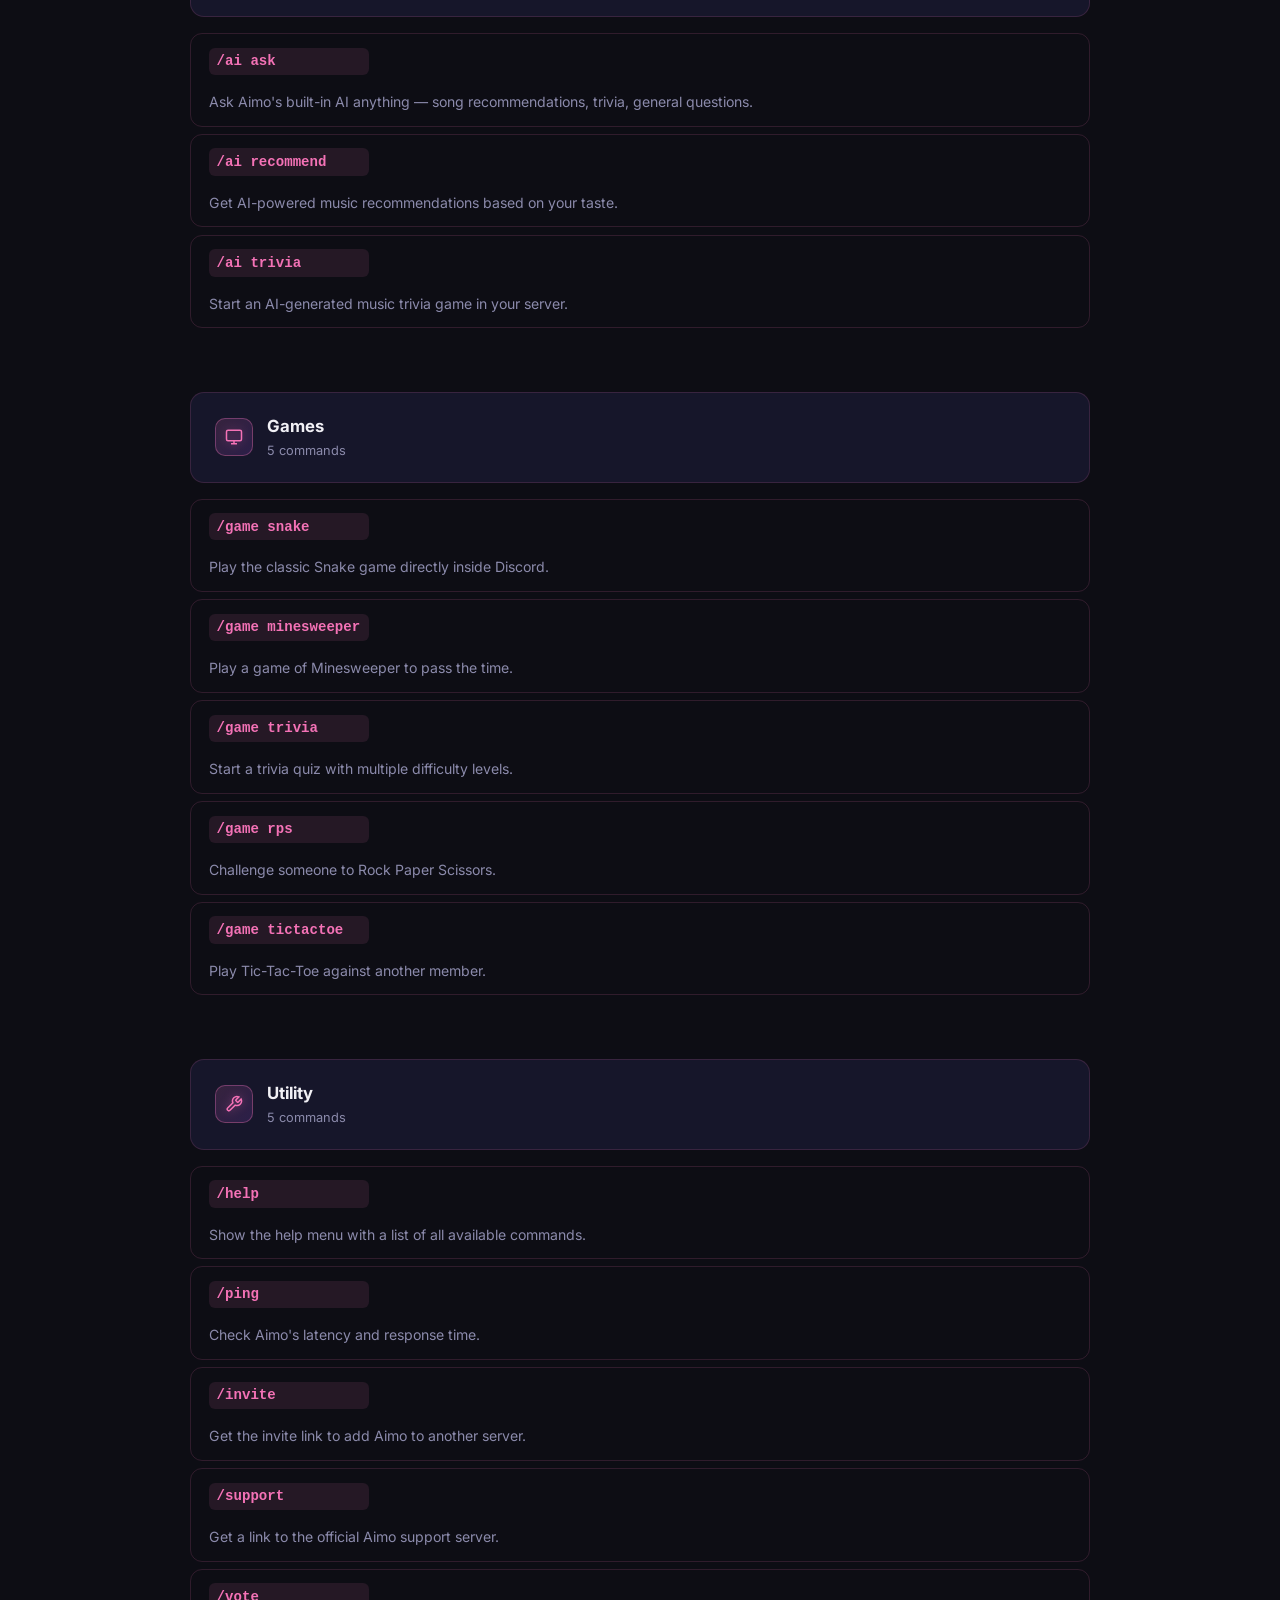
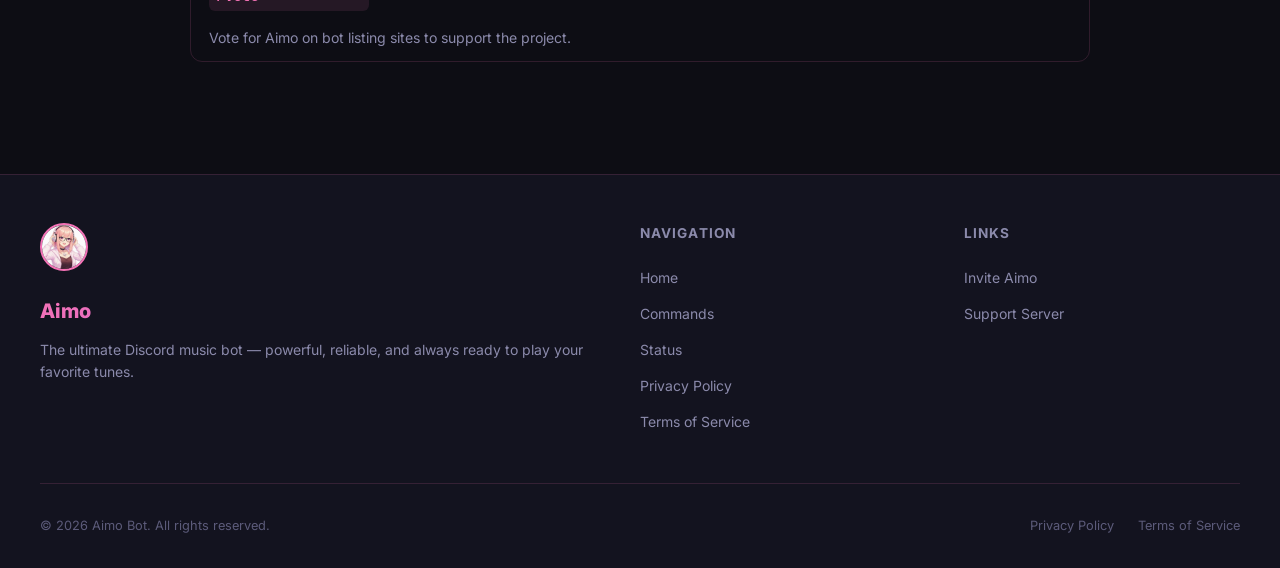
<file: commands (3).html>
<!DOCTYPE html>
<html lang="en">
<head>
  <meta charset="UTF-8" />
  <meta name="viewport" content="width=device-width, initial-scale=1.0" />
  <title>Commands — Aimo Music Bot</title>
  <meta name="description" content="Full list of Aimo Discord music bot commands — music playback, playlists, filters, AI, and more." />
  <link rel="icon" type="image/png" sizes="32x32" href="aimo-logo.png" />
  <link rel="apple-touch-icon" sizes="180x180" href="aimo-logo.png" />
  <link rel="manifest" href="site.webmanifest" />
  <meta name="theme-color" content="#13111a" />
  <link rel="stylesheet" href="style.css" />
  <style>
    .commands-hero { padding: 5rem 1.5rem 3rem; text-align: center; }
    .commands-hero .section-label { justify-content: center; margin-bottom: 1rem; }
    .commands-hero-title { font-size: clamp(2rem, 5vw, 3.2rem); font-weight: 800; line-height: 1.15; margin: 0 0 0.75rem; }
    .commands-hero-title span { background: var(--gradient); -webkit-background-clip: text; -webkit-text-fill-color: transparent; background-clip: text; }
    .commands-hero-desc { color: var(--text-muted); font-size: 1.05rem; margin: 0 auto 2.5rem; max-width: 560px; }

    .filter-bar { display: flex; flex-wrap: wrap; gap: 0.5rem; justify-content: center; margin-bottom: 3rem; }
    .filter-btn {
      padding: 0.45rem 1.1rem; border-radius: 100px; border: 1.5px solid var(--border);
      background: transparent; color: var(--text-muted); font-size: 0.85rem; font-weight: 600;
      cursor: pointer; transition: all 0.2s;
    }
    .filter-btn:hover { border-color: var(--border-strong); color: var(--text); }
    .filter-btn.active { background: var(--gradient); border-color: transparent; color: #fff; }

    .commands-page { padding: 0 1.5rem 5rem; }
    .commands-page-inner { max-width: 900px; margin: 0 auto; display: flex; flex-direction: column; gap: 2rem; }

    .cmd-section-header {
      display: flex; align-items: center; gap: 0.85rem;
      margin-bottom: 1rem;
    }
    .cmd-section-icon {
      width: 38px; height: 38px; border-radius: 10px; flex-shrink: 0;
      background: var(--gradient-soft); display: flex; align-items: center; justify-content: center;
    }
    .cmd-section-icon svg { width: 18px; height: 18px; color: var(--pink); stroke: var(--pink); }
    .cmd-section-name { font-size: 1.05rem; font-weight: 700; color: var(--text); }
    .cmd-section-count { font-size: 0.8rem; color: var(--text-muted); margin-top: 1px; }

    .cmd-items { display: flex; flex-direction: column; gap: 0.45rem; }
    .cmd-item {
      display: flex; align-items: flex-start; gap: 1rem;
      background: var(--surface); border: 1.5px solid var(--border);
      border-radius: 12px; padding: 0.85rem 1.1rem;
      transition: border-color 0.2s;
    }
    .cmd-item:hover { border-color: var(--border-strong); }
    .cmd-item-name {
      font-family: monospace; font-size: 0.88rem; font-weight: 700;
      color: var(--pink); white-space: nowrap; min-width: 160px; flex-shrink: 0;
      background: rgba(244,114,182,0.1); border-radius: 6px; padding: 0.15rem 0.5rem;
    }
    .cmd-item-desc { font-size: 0.88rem; color: var(--text-muted); line-height: 1.5; }
    .cmd-premium-badge {
      font-size: 0.72rem; font-weight: 700; padding: 0.1rem 0.5rem; border-radius: 100px;
      background: rgba(251,191,36,0.15); color: #fbbf24; border: 1px solid rgba(251,191,36,0.3);
      flex-shrink: 0; align-self: center; margin-left: auto;
    }

    @media (max-width: 600px) {
      .cmd-item { flex-wrap: wrap; gap: 0.5rem; }
      .cmd-item-name { min-width: auto; }
    }
  </style>
</head>
<body>

  <nav class="navbar">
    <a href="index.html" class="nav-brand">
      <img src="aimo-logo.png" alt="Aimo" />
      <span class="nav-brand-name">Aimo</span>
    </a>
    <ul class="nav-links">
      <li><a href="index.html">Home</a></li>
      <li><a href="commands.html" class="active">Commands</a></li>
      <li><a href="status.html">Status</a></li>
      <li><a href="privacy.html">Privacy</a></li>
      <li><a href="terms.html">Terms</a></li>
    </ul>
    <div class="nav-actions">
      <a href="https://discord.gg/9rSar8Kssg" target="_blank" rel="noopener" class="btn btn-outline">
        <svg viewBox="0 0 24 24" fill="currentColor"><path d="M20.317 4.37a19.791 19.791 0 0 0-4.885-1.515.074.074 0 0 0-.079.037c-.21.375-.444.864-.608 1.25a18.27 18.27 0 0 0-5.487 0 12.64 12.64 0 0 0-.617-1.25.077.077 0 0 0-.079-.037A19.736 19.736 0 0 0 3.677 4.37a.07.07 0 0 0-.032.027C.533 9.046-.32 13.58.099 18.057.1 18.073.11 18.09.12 18.1a19.9 19.9 0 0 0 5.993 3.03.078.078 0 0 0 .084-.028c.462-.63.874-1.295 1.226-1.994a.076.076 0 0 0-.041-.106 13.107 13.107 0 0 1-1.872-.892.077.077 0 0 1-.008-.128 10.2 10.2 0 0 0 .372-.292.074.074 0 0 1 .077-.01c3.928 1.793 8.18 1.793 12.062 0a.074.074 0 0 1 .078.01c.12.098.246.198.373.292a.077.077 0 0 1-.006.127 12.299 12.299 0 0 1-1.873.892.077.077 0 0 0-.041.107c.36.698.772 1.362 1.225 1.993a.076.076 0 0 0 .084.028 19.839 19.839 0 0 0 6.002-3.03.077.077 0 0 0 .032-.054c.5-5.177-.838-9.674-3.549-13.66a.061.061 0 0 0-.031-.03z"/></svg>
        Support Server
      </a>
      <a href="https://discord.com/oauth2/authorize?client_id=1466757680311042060&permissions=8&integration_type=0&scope=bot" target="_blank" rel="noopener" class="btn btn-primary">
        <svg viewBox="0 0 24 24" fill="currentColor"><path d="M20.317 4.37a19.791 19.791 0 0 0-4.885-1.515.074.074 0 0 0-.079.037c-.21.375-.444.864-.608 1.25a18.27 18.27 0 0 0-5.487 0 12.64 12.64 0 0 0-.617-1.25.077.077 0 0 0-.079-.037A19.736 19.736 0 0 0 3.677 4.37a.07.07 0 0 0-.032.027C.533 9.046-.32 13.58.099 18.057.1 18.073.11 18.09.12 18.1a19.9 19.9 0 0 0 5.993 3.03.078.078 0 0 0 .084-.028c.462-.63.874-1.295 1.226-1.994a.076.076 0 0 0-.041-.106 13.107 13.107 0 0 1-1.872-.892.077.077 0 0 1-.008-.128 10.2 10.2 0 0 0 .372-.292.074.074 0 0 1 .077-.01c3.928 1.793 8.18 1.793 12.062 0a.074.074 0 0 1 .078.01c.12.098.246.198.373.292a.077.077 0 0 1-.006.127 12.299 12.299 0 0 1-1.873.892.077.077 0 0 0-.041.107c.36.698.772 1.362 1.225 1.993a.076.076 0 0 0 .084.028 19.839 19.839 0 0 0 6.002-3.03.077.077 0 0 0 .032-.054c.5-5.177-.838-9.674-3.549-13.66a.061.061 0 0 0-.031-.03z"/></svg>
        Invite Aimo
      </a>
    </div>
    <button class="hamburger" id="hamburger" aria-label="Menu">
      <span></span><span></span><span></span>
    </button>
  </nav>

  <div class="mobile-menu" id="mobileMenu">
    <a href="index.html">Home</a>
    <a href="commands.html">Commands</a>
    <a href="status.html">Status</a>
    <a href="privacy.html">Privacy</a>
    <a href="terms.html">Terms</a>
    <div class="mobile-actions">
      <a href="https://discord.gg/9rSar8Kssg" target="_blank" rel="noopener" class="btn btn-outline">Support</a>
      <a href="https://discord.com/oauth2/authorize?client_id=1466757680311042060&permissions=8&integration_type=0&scope=bot" target="_blank" rel="noopener" class="btn btn-primary">Invite Aimo</a>
    </div>
  </div>

  <!-- HERO -->
  <section class="commands-hero">
    <div class="section-label">
      <svg viewBox="0 0 24 24" fill="none" stroke="currentColor" stroke-width="2"><polyline points="16 18 22 12 16 6"/><polyline points="8 6 2 12 8 18"/></svg>
      Commands
    </div>
    <h1 class="commands-hero-title">All <span>Aimo Commands</span></h1>
    <p class="commands-hero-desc">Over 60 commands across 9 categories. Use the filter below to find what you need.</p>

    <div class="filter-bar">
      <button class="filter-btn active" data-cat="all">All</button>
      <button class="filter-btn" data-cat="music">Music</button>
      <button class="filter-btn" data-cat="queue">Queue</button>
      <button class="filter-btn" data-cat="playlist">Playlists</button>
      <button class="filter-btn" data-cat="favorites">Favourites</button>
      <button class="filter-btn" data-cat="filters">Filters</button>
      <button class="filter-btn" data-cat="spotify">Spotify</button>
      <button class="filter-btn" data-cat="ai">AI</button>
      <button class="filter-btn" data-cat="games">Games</button>
      <button class="filter-btn" data-cat="utility">Utility</button>
    </div>
  </section>

  <!-- COMMANDS LIST -->
  <section class="commands-page">
    <div class="commands-page-inner">

      <!-- Music Playback -->
      <div class="cmd-section" data-cat="music">
        <div class="cmd-section-header">
          <div class="cmd-section-icon">
            <svg viewBox="0 0 24 24" fill="currentColor"><path d="M12 3v10.55A4 4 0 1 0 14 17V7h4V3h-6Z"/></svg>
          </div>
          <div>
            <div class="cmd-section-name">Music Playback</div>
            <div class="cmd-section-count">15 commands</div>
          </div>
        </div>
        <div class="cmd-items">
          <div class="cmd-item"><span class="cmd-item-name">/play</span><span class="cmd-item-desc">Play a song or playlist from YouTube, Spotify, SoundCloud, and more.</span></div>
          <div class="cmd-item"><span class="cmd-item-name">/skip</span><span class="cmd-item-desc">Skip the current song and play the next one in the queue.</span></div>
          <div class="cmd-item"><span class="cmd-item-name">/pause</span><span class="cmd-item-desc">Pause the currently playing song.</span></div>
          <div class="cmd-item"><span class="cmd-item-name">/resume</span><span class="cmd-item-desc">Resume a paused song.</span></div>
          <div class="cmd-item"><span class="cmd-item-name">/stop</span><span class="cmd-item-desc">Stop playback and clear the queue.</span></div>
          <div class="cmd-item"><span class="cmd-item-name">/nowplaying</span><span class="cmd-item-desc">Show detailed info about the currently playing song.</span></div>
          <div class="cmd-item"><span class="cmd-item-name">/lyrics</span><span class="cmd-item-desc">Display real-time lyrics for the current or searched song.</span></div>
          <div class="cmd-item"><span class="cmd-item-name">/seek</span><span class="cmd-item-desc">Seek to a specific timestamp in the current song.</span></div>
          <div class="cmd-item"><span class="cmd-item-name">/rewind</span><span class="cmd-item-desc">Rewind the current song by a specified number of seconds.</span></div>
          <div class="cmd-item"><span class="cmd-item-name">/fastforward</span><span class="cmd-item-desc">Fast forward the current song by a specified number of seconds.</span></div>
          <div class="cmd-item"><span class="cmd-item-name">/replay</span><span class="cmd-item-desc">Restart the current song from the beginning.</span></div>
          <div class="cmd-item"><span class="cmd-item-name">/disconnect</span><span class="cmd-item-desc">Disconnect Aimo from the voice channel.</span></div>
          <div class="cmd-item"><span class="cmd-item-name">/247</span><span class="cmd-item-desc">Toggle 24/7 mode — keep Aimo in your voice channel around the clock.</span></div>
          <div class="cmd-item"><span class="cmd-item-name">/autoplay</span><span class="cmd-item-desc">Toggle autoplay to keep music going after the queue ends.</span></div>
          <div class="cmd-item"><span class="cmd-item-name">/loop</span><span class="cmd-item-desc">Set loop mode: off, current song, or entire queue.</span></div>
        </div>
      </div>

      <!-- Queue Management -->
      <div class="cmd-section" data-cat="queue">
        <div class="cmd-section-header">
          <div class="cmd-section-icon">
            <svg viewBox="0 0 24 24" fill="none" stroke="currentColor" stroke-width="2"><line x1="8" y1="6" x2="21" y2="6"/><line x1="8" y1="12" x2="21" y2="12"/><line x1="8" y1="18" x2="21" y2="18"/><line x1="3" y1="6" x2="3.01" y2="6"/><line x1="3" y1="12" x2="3.01" y2="12"/><line x1="3" y1="18" x2="3.01" y2="18"/></svg>
          </div>
          <div>
            <div class="cmd-section-name">Queue Management</div>
            <div class="cmd-section-count">5 commands</div>
          </div>
        </div>
        <div class="cmd-items">
          <div class="cmd-item"><span class="cmd-item-name">/queue</span><span class="cmd-item-desc">View the current song queue with all upcoming tracks.</span></div>
          <div class="cmd-item"><span class="cmd-item-name">/shuffle</span><span class="cmd-item-desc">Shuffle the current queue randomly.</span></div>
          <div class="cmd-item"><span class="cmd-item-name">/clear</span><span class="cmd-item-desc">Clear all songs from the queue.</span></div>
          <div class="cmd-item"><span class="cmd-item-name">/remove</span><span class="cmd-item-desc">Remove a specific song from the queue by position.</span></div>
          <div class="cmd-item"><span class="cmd-item-name">/move</span><span class="cmd-item-desc">Move a song from one position to another in the queue.</span></div>
        </div>
      </div>

      <!-- Playlists -->
      <div class="cmd-section" data-cat="playlist">
        <div class="cmd-section-header">
          <div class="cmd-section-icon">
            <svg viewBox="0 0 24 24" fill="none" stroke="currentColor" stroke-width="2"><path d="M9 18V5l12-2v13"/><circle cx="6" cy="18" r="3"/><circle cx="18" cy="16" r="3"/></svg>
          </div>
          <div>
            <div class="cmd-section-name">Playlists</div>
            <div class="cmd-section-count">11 commands</div>
          </div>
        </div>
        <div class="cmd-items">
          <div class="cmd-item"><span class="cmd-item-name">/pl create</span><span class="cmd-item-desc">Create a new personal playlist.</span></div>
          <div class="cmd-item"><span class="cmd-item-name">/pl load</span><span class="cmd-item-desc">Load and play one of your saved playlists.</span></div>
          <div class="cmd-item"><span class="cmd-item-name">/pl list</span><span class="cmd-item-desc">List all your saved playlists.</span></div>
          <div class="cmd-item"><span class="cmd-item-name">/pl delete</span><span class="cmd-item-desc">Delete one of your saved playlists.</span></div>
          <div class="cmd-item"><span class="cmd-item-name">/pl rename</span><span class="cmd-item-desc">Rename an existing playlist.</span></div>
          <div class="cmd-item"><span class="cmd-item-name">/pl share</span><span class="cmd-item-desc">Share a playlist with others using a shareable code.</span></div>
          <div class="cmd-item"><span class="cmd-item-name">/pl import</span><span class="cmd-item-desc">Import a playlist from a shared code or Spotify link.</span></div>
          <div class="cmd-item"><span class="cmd-item-name">/pl info</span><span class="cmd-item-desc">View detailed info about one of your playlists.</span></div>
          <div class="cmd-item"><span class="cmd-item-name">/pl track add</span><span class="cmd-item-desc">Add a song to one of your playlists.</span></div>
          <div class="cmd-item"><span class="cmd-item-name">/pl track remove</span><span class="cmd-item-desc">Remove a song from one of your playlists.</span></div>
          <div class="cmd-item"><span class="cmd-item-name">/pl track list</span><span class="cmd-item-desc">View all tracks in a specific playlist.</span></div>
        </div>
      </div>

      <!-- Favourites -->
      <div class="cmd-section" data-cat="favorites">
        <div class="cmd-section-header">
          <div class="cmd-section-icon">
            <svg viewBox="0 0 24 24" fill="none" stroke="currentColor" stroke-width="2"><path d="M20.84 4.61a5.5 5.5 0 0 0-7.78 0L12 5.67l-1.06-1.06a5.5 5.5 0 0 0-7.78 7.78l1.06 1.06L12 21.23l7.78-7.78 1.06-1.06a5.5 5.5 0 0 0 0-7.78z"/></svg>
          </div>
          <div>
            <div class="cmd-section-name">Favourites</div>
            <div class="cmd-section-count">4 commands</div>
          </div>
        </div>
        <div class="cmd-items">
          <div class="cmd-item"><span class="cmd-item-name">/fav add</span><span class="cmd-item-desc">Add the current song to your personal favourites.</span></div>
          <div class="cmd-item"><span class="cmd-item-name">/fav list</span><span class="cmd-item-desc">View all songs in your favourites list.</span></div>
          <div class="cmd-item"><span class="cmd-item-name">/fav play</span><span class="cmd-item-desc">Play all songs from your favourites list.</span></div>
          <div class="cmd-item"><span class="cmd-item-name">/fav remove</span><span class="cmd-item-desc">Remove a song from your favourites list.</span></div>
        </div>
      </div>

      <!-- Filters & Settings -->
      <div class="cmd-section" data-cat="filters">
        <div class="cmd-section-header">
          <div class="cmd-section-icon">
            <svg viewBox="0 0 24 24" fill="none" stroke="currentColor" stroke-width="2"><circle cx="12" cy="12" r="3"/><path d="M19.4 15a1.65 1.65 0 0 0 .33 1.82l.06.06a2 2 0 0 1-2.83 2.83l-.06-.06a1.65 1.65 0 0 0-1.82-.33 1.65 1.65 0 0 0-1 1.51V21a2 2 0 0 1-4 0v-.09A1.65 1.65 0 0 0 9 19.4a1.65 1.65 0 0 0-1.82.33l-.06.06a2 2 0 0 1-2.83-2.83l.06-.06A1.65 1.65 0 0 0 4.68 15a1.65 1.65 0 0 0-1.51-1H3a2 2 0 0 1 0-4h.09A1.65 1.65 0 0 0 4.6 9a1.65 1.65 0 0 0-.33-1.82l-.06-.06a2 2 0 0 1 2.83-2.83l.06.06A1.65 1.65 0 0 0 9 4.68a1.65 1.65 0 0 0 1-1.51V3a2 2 0 0 1 4 0v.09a1.65 1.65 0 0 0 1 1.51 1.65 1.65 0 0 0 1.82-.33l.06-.06a2 2 0 0 1 2.83 2.83l-.06.06A1.65 1.65 0 0 0 19.4 9a1.65 1.65 0 0 0 1.51 1H21a2 2 0 0 1 0 4h-.09a1.65 1.65 0 0 0-1.51 1Z"/></svg>
          </div>
          <div>
            <div class="cmd-section-name">Filters &amp; Settings</div>
            <div class="cmd-section-count">10 commands</div>
          </div>
        </div>
        <div class="cmd-items">
          <div class="cmd-item"><span class="cmd-item-name">/filter</span><span class="cmd-item-desc">Apply an equalizer preset to your music (flat, bass, pop, rock, etc.).</span></div>
          <div class="cmd-item"><span class="cmd-item-name">/volume</span><span class="cmd-item-desc">Set the playback volume (0–100).</span></div>
          <div class="cmd-item"><span class="cmd-item-name">/boost</span><span class="cmd-item-desc">Apply bass boost to enhance low frequencies. <span class="cmd-premium-badge">Premium</span></span></div>
          <div class="cmd-item"><span class="cmd-item-name">/speed</span><span class="cmd-item-desc">Change the playback speed of the current song. <span class="cmd-premium-badge">Premium</span></span></div>
          <div class="cmd-item"><span class="cmd-item-name">/reverb</span><span class="cmd-item-desc">Add reverb effect to the audio. <span class="cmd-premium-badge">Premium</span></span></div>
          <div class="cmd-item"><span class="cmd-item-name">/echo</span><span class="cmd-item-desc">Add an echo effect to the audio. <span class="cmd-premium-badge">Premium</span></span></div>
          <div class="cmd-item"><span class="cmd-item-name">/stereo</span><span class="cmd-item-desc">Enable stereo/channel mixing effect. <span class="cmd-premium-badge">Premium</span></span></div>
          <div class="cmd-item"><span class="cmd-item-name">/nightcore</span><span class="cmd-item-desc">Apply the nightcore effect (higher pitch and speed).</span></div>
          <div class="cmd-item"><span class="cmd-item-name">/vaporwave</span><span class="cmd-item-desc">Apply the vaporwave effect (lower pitch and speed).</span></div>
          <div class="cmd-item"><span class="cmd-item-name">/resetfilters</span><span class="cmd-item-desc">Remove all active audio filters and reset to default.</span></div>
        </div>
      </div>

      <!-- Spotify -->
      <div class="cmd-section" data-cat="spotify">
        <div class="cmd-section-header">
          <div class="cmd-section-icon">
            <svg viewBox="0 0 24 24" fill="none" stroke="currentColor" stroke-width="2"><circle cx="12" cy="12" r="10"/><path d="M8 11.5a7 7 0 0 1 8 0"/><path d="M9.5 14.5a4.5 4.5 0 0 1 5 0"/><circle cx="12" cy="17" r="1" fill="currentColor" stroke="none"/></svg>
          </div>
          <div>
            <div class="cmd-section-name">Spotify Integration</div>
            <div class="cmd-section-count">4 commands</div>
          </div>
        </div>
        <div class="cmd-items">
          <div class="cmd-item"><span class="cmd-item-name">/spotify login</span><span class="cmd-item-desc">Link your Spotify account to Aimo for personalized features.</span></div>
          <div class="cmd-item"><span class="cmd-item-name">/spotify logout</span><span class="cmd-item-desc">Unlink your Spotify account from Aimo.</span></div>
          <div class="cmd-item"><span class="cmd-item-name">/spotify profile</span><span class="cmd-item-desc">View your Spotify profile stats and listening history.</span></div>
          <div class="cmd-item"><span class="cmd-item-name">/spotify playlists</span><span class="cmd-item-desc">Import and play playlists directly from your Spotify account.</span></div>
        </div>
      </div>

      <!-- AI -->
      <div class="cmd-section" data-cat="ai">
        <div class="cmd-section-header">
          <div class="cmd-section-icon">
            <svg viewBox="0 0 24 24" fill="none" stroke="currentColor" stroke-width="2"><circle cx="12" cy="12" r="10"/><path d="M9.09 9a3 3 0 0 1 5.83 1c0 2-3 3-3 3"/><line x1="12" y1="17" x2="12.01" y2="17"/></svg>
          </div>
          <div>
            <div class="cmd-section-name">AI Assistant</div>
            <div class="cmd-section-count">3 commands</div>
          </div>
        </div>
        <div class="cmd-items">
          <div class="cmd-item"><span class="cmd-item-name">/ai ask</span><span class="cmd-item-desc">Ask Aimo's built-in AI anything — song recommendations, trivia, general questions.</span></div>
          <div class="cmd-item"><span class="cmd-item-name">/ai recommend</span><span class="cmd-item-desc">Get AI-powered music recommendations based on your taste.</span></div>
          <div class="cmd-item"><span class="cmd-item-name">/ai trivia</span><span class="cmd-item-desc">Start an AI-generated music trivia game in your server.</span></div>
        </div>
      </div>

      <!-- Games -->
      <div class="cmd-section" data-cat="games">
        <div class="cmd-section-header">
          <div class="cmd-section-icon">
            <svg viewBox="0 0 24 24" fill="none" stroke="currentColor" stroke-width="2"><rect x="2" y="3" width="20" height="14" rx="2" ry="2"/><line x1="8" y1="21" x2="16" y2="21"/><line x1="12" y1="17" x2="12" y2="21"/></svg>
          </div>
          <div>
            <div class="cmd-section-name">Games</div>
            <div class="cmd-section-count">5 commands</div>
          </div>
        </div>
        <div class="cmd-items">
          <div class="cmd-item"><span class="cmd-item-name">/game snake</span><span class="cmd-item-desc">Play the classic Snake game directly inside Discord.</span></div>
          <div class="cmd-item"><span class="cmd-item-name">/game minesweeper</span><span class="cmd-item-desc">Play a game of Minesweeper to pass the time.</span></div>
          <div class="cmd-item"><span class="cmd-item-name">/game trivia</span><span class="cmd-item-desc">Start a trivia quiz with multiple difficulty levels.</span></div>
          <div class="cmd-item"><span class="cmd-item-name">/game rps</span><span class="cmd-item-desc">Challenge someone to Rock Paper Scissors.</span></div>
          <div class="cmd-item"><span class="cmd-item-name">/game tictactoe</span><span class="cmd-item-desc">Play Tic-Tac-Toe against another member.</span></div>
        </div>
      </div>

      <!-- Utility -->
      <div class="cmd-section" data-cat="utility">
        <div class="cmd-section-header">
          <div class="cmd-section-icon">
            <svg viewBox="0 0 24 24" fill="none" stroke="currentColor" stroke-width="2"><path d="M14.7 6.3a1 1 0 0 0 0 1.4l1.6 1.6a1 1 0 0 0 1.4 0l3.77-3.77a6 6 0 0 1-7.94 7.94l-6.91 6.91a2.12 2.12 0 0 1-3-3l6.91-6.91a6 6 0 0 1 7.94-7.94l-3.76 3.76z"/></svg>
          </div>
          <div>
            <div class="cmd-section-name">Utility</div>
            <div class="cmd-section-count">5 commands</div>
          </div>
        </div>
        <div class="cmd-items">
          <div class="cmd-item"><span class="cmd-item-name">/help</span><span class="cmd-item-desc">Show the help menu with a list of all available commands.</span></div>
          <div class="cmd-item"><span class="cmd-item-name">/ping</span><span class="cmd-item-desc">Check Aimo's latency and response time.</span></div>
          <div class="cmd-item"><span class="cmd-item-name">/invite</span><span class="cmd-item-desc">Get the invite link to add Aimo to another server.</span></div>
          <div class="cmd-item"><span class="cmd-item-name">/support</span><span class="cmd-item-desc">Get a link to the official Aimo support server.</span></div>
          <div class="cmd-item"><span class="cmd-item-name">/vote</span><span class="cmd-item-desc">Vote for Aimo on bot listing sites to support the project.</span></div>
        </div>
      </div>

    </div>
  </section>

  <footer class="footer">
    <div class="footer-inner">
      <div class="footer-top">
        <div class="footer-brand">
          <img src="aimo-logo.png" alt="Aimo" />
          <div class="footer-brand-name">Aimo</div>
          <p class="footer-brand-desc">The ultimate Discord music bot — powerful, reliable, and always ready to play your favorite tunes.</p>
        </div>
        <div class="footer-col">
          <h4>Navigation</h4>
          <ul class="footer-links">
            <li><a href="index.html">Home</a></li>
            <li><a href="commands.html">Commands</a></li>
            <li><a href="status.html">Status</a></li>
            <li><a href="privacy.html">Privacy Policy</a></li>
            <li><a href="terms.html">Terms of Service</a></li>
          </ul>
        </div>
        <div class="footer-col">
          <h4>Links</h4>
          <ul class="footer-links">
            <li><a href="https://discord.com/oauth2/authorize?client_id=1466757680311042060&permissions=8&integration_type=0&scope=bot" target="_blank" rel="noopener">Invite Aimo</a></li>
            <li><a href="https://discord.gg/9rSar8Kssg" target="_blank" rel="noopener">Support Server</a></li>
          </ul>
        </div>
      </div>
      <div class="footer-bottom">
        <span class="footer-copy">&copy; 2026 Aimo Bot. All rights reserved.</span>
        <div class="footer-legal">
          <a href="privacy.html">Privacy Policy</a>
          <a href="terms.html">Terms of Service</a>
        </div>
      </div>
    </div>
  </footer>

  <script src="script.js"></script>
</body>
</html>
</file>
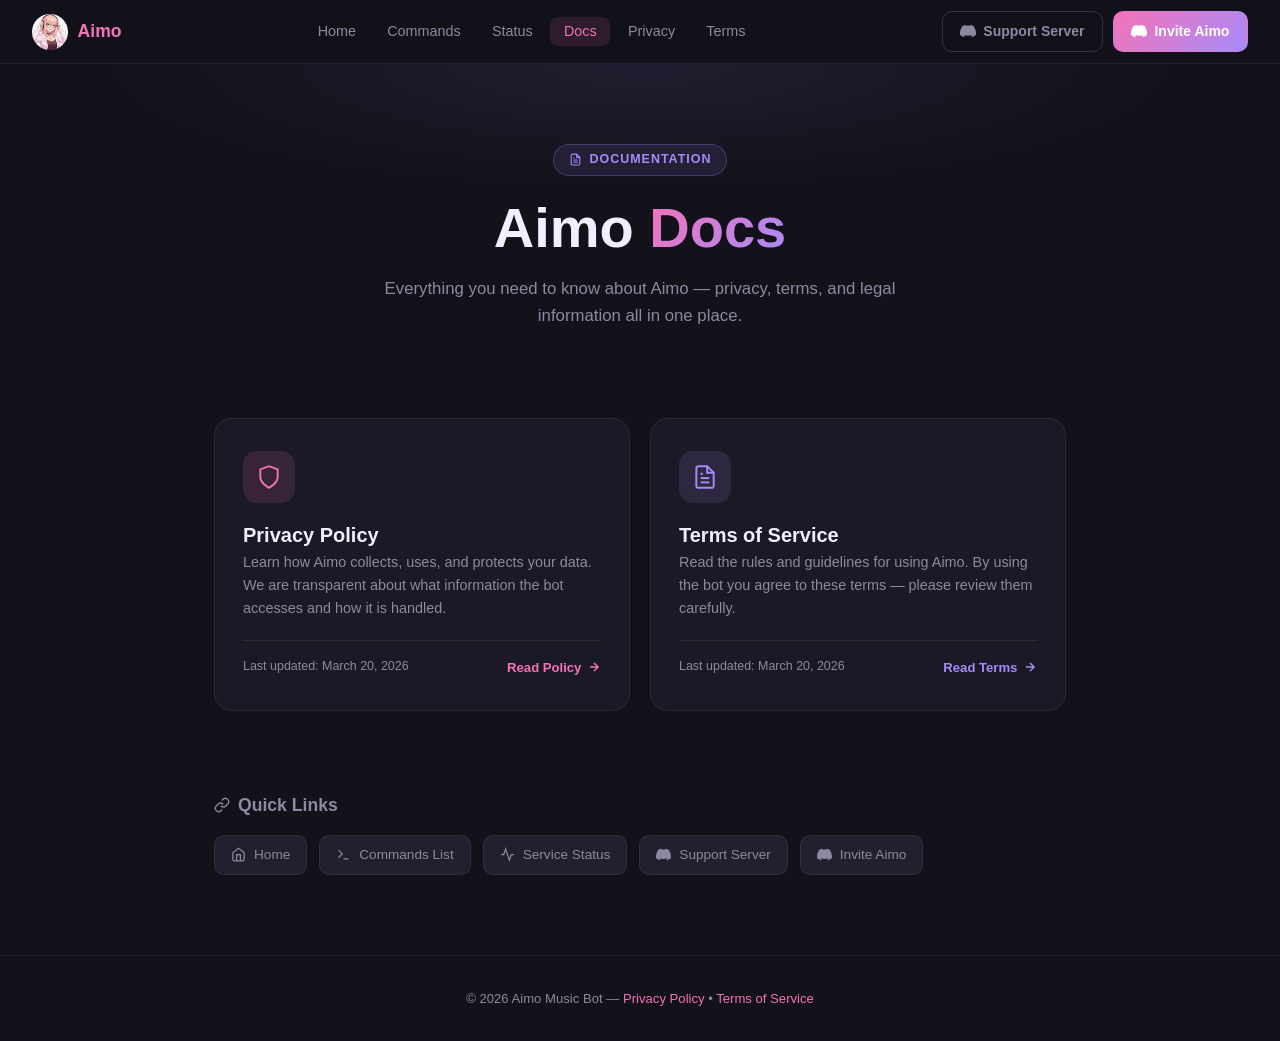
<file: docs.html>
<!DOCTYPE html>
<html lang="en">
<head>
  <meta charset="UTF-8"/>
  <meta name="viewport" content="width=device-width,initial-scale=1.0"/>
  <title>Documentation — Aimo Music Bot</title>
  <meta name="description" content="Aimo Discord Bot documentation — Privacy Policy, Terms of Service, and legal information."/>
  <link rel="icon" type="image/png" sizes="32x32" href="aimo-logo.png"/>
  <link rel="apple-touch-icon" sizes="180x180" href="aimo-logo.png"/>
  <link rel="manifest" href="site.webmanifest"/>
  <meta name="theme-color" content="#13111a"/>
  <style>
    /* ── RESET & BASE ────────────────────────────────────────── */
    *, *::before, *::after { box-sizing: border-box; margin: 0; padding: 0; }
    :root {
      --bg:            #13111a;
      --surface:       #1c1926;
      --surface2:      #221f2e;
      --border:        rgba(255,255,255,0.07);
      --border-strong: rgba(255,255,255,0.14);
      --text:          #f0eeff;
      --text-muted:    #8b8aa0;
      --pink:          #f472b6;
      --purple:        #a78bfa;
      --gradient:      linear-gradient(135deg,#f472b6,#a78bfa);
    }
    html { scroll-behavior: smooth; }
    body {
      font-family: -apple-system, BlinkMacSystemFont, 'Segoe UI', Roboto, sans-serif;
      background: var(--bg);
      color: var(--text);
      min-height: 100vh;
      line-height: 1.6;
    }
    a { text-decoration: none; color: inherit; }

    /* ── NAVBAR ──────────────────────────────────────────────── */
    .navbar {
      position: sticky; top: 0; z-index: 100;
      display: flex; align-items: center; justify-content: space-between;
      padding: 0 2rem; height: 64px;
      background: rgba(19,17,26,0.85);
      backdrop-filter: blur(16px);
      border-bottom: 1px solid var(--border);
    }
    .nav-brand {
      display: flex; align-items: center; gap: 0.6rem;
      font-weight: 700; font-size: 1.1rem; color: var(--pink);
    }
    .nav-brand img { width: 36px; height: 36px; border-radius: 50%; }
    .nav-links {
      display: flex; align-items: center; gap: 0.25rem;
      list-style: none;
    }
    .nav-links a {
      padding: 0.4rem 0.85rem; border-radius: 8px;
      font-size: 0.9rem; font-weight: 500; color: var(--text-muted);
      transition: color 0.2s, background 0.2s;
    }
    .nav-links a:hover { color: var(--text); background: rgba(255,255,255,0.05); }
    .nav-links a.active {
      background: rgba(244,114,182,0.12);
      color: var(--pink);
    }
    .nav-btns {
      display: flex; align-items: center; gap: 0.6rem;
    }
    .btn {
      display: inline-flex; align-items: center; gap: 0.45rem;
      padding: 0.5rem 1.1rem; border-radius: 10px;
      font-size: 0.875rem; font-weight: 600; cursor: pointer;
      border: 1.5px solid transparent; transition: all 0.2s;
    }
    .btn svg { width: 16px; height: 16px; flex-shrink: 0; }
    .btn-outline {
      border-color: var(--border-strong); color: var(--text-muted);
      background: transparent;
    }
    .btn-outline:hover { border-color: var(--pink); color: var(--pink); background: rgba(244,114,182,0.06); }
    .btn-primary {
      background: var(--gradient); color: #fff;
      border-color: transparent;
    }
    .btn-primary:hover { opacity: 0.88; transform: translateY(-1px); }
    .hamburger {
      display: none; flex-direction: column; gap: 5px;
      background: none; border: none; cursor: pointer; padding: 4px;
    }
    .hamburger span { display: block; width: 22px; height: 2px; background: var(--text-muted); border-radius: 2px; transition: all 0.3s; }
    .mobile-menu {
      display: none; flex-direction: column;
      background: var(--surface); border-bottom: 1px solid var(--border);
      padding: 1rem;
    }
    .mobile-menu.open { display: flex; }
    .mobile-menu a {
      padding: 0.65rem 1rem; border-radius: 8px;
      font-size: 0.92rem; font-weight: 500; color: var(--text-muted);
      transition: color 0.2s, background 0.2s;
    }
    .mobile-menu a:hover, .mobile-menu a.active { color: var(--pink); background: rgba(244,114,182,0.08); }
    .mobile-menu .mobile-divider { height: 1px; background: var(--border); margin: 0.5rem 0; }
    .mobile-menu .mobile-btns { display: flex; flex-direction: column; gap: 0.5rem; padding: 0.5rem 0 0; }
    .mobile-menu .mobile-btns a {
      display: flex; align-items: center; gap: 0.5rem;
      justify-content: center; padding: 0.6rem 1rem;
      border-radius: 10px; font-weight: 600;
    }
    .mobile-menu .mobile-btns .mb-outline { border: 1.5px solid var(--border-strong); color: var(--text-muted); }
    .mobile-menu .mobile-btns .mb-primary  { background: var(--gradient); color: #fff; }

    @media (max-width: 768px) {
      .nav-links, .nav-btns { display: none; }
      .hamburger { display: flex; }
    }

    /* ── HERO ────────────────────────────────────────────────── */
    .docs-hero {
      padding: 5rem 1.5rem 3.5rem;
      text-align: center;
      background: radial-gradient(ellipse 60% 50% at 50% 0%, rgba(167,139,250,0.10) 0%, transparent 70%);
    }
    .section-label {
      display: inline-flex; align-items: center; gap: 0.5rem;
      font-size: 0.78rem; font-weight: 700; letter-spacing: 0.08em;
      text-transform: uppercase; color: var(--purple);
      background: rgba(167,139,250,0.1);
      border: 1px solid rgba(167,139,250,0.25);
      border-radius: 100px; padding: 0.3rem 0.9rem;
      margin-bottom: 1.25rem;
    }
    .section-label svg { width: 13px; height: 13px; }
    .docs-hero-title {
      font-size: clamp(2.2rem, 5vw, 3.5rem);
      font-weight: 800; line-height: 1.15; margin-bottom: 1rem;
    }
    .docs-hero-title span {
      background: var(--gradient); -webkit-background-clip: text;
      -webkit-text-fill-color: transparent; background-clip: text;
    }
    .docs-hero-sub {
      font-size: 1.05rem; color: var(--text-muted);
      max-width: 540px; margin: 0 auto 2rem;
    }

    /* ── DOCS GRID ───────────────────────────────────────────── */
    .docs-section {
      max-width: 900px; margin: 0 auto;
      padding: 0 1.5rem 5rem;
    }
    .docs-grid {
      display: grid;
      grid-template-columns: repeat(auto-fit, minmax(280px, 1fr));
      gap: 1.25rem;
    }
    .doc-card {
      background: var(--surface);
      border: 1.5px solid var(--border);
      border-radius: 18px;
      padding: 2rem 1.75rem;
      display: flex; flex-direction: column; gap: 1rem;
      transition: border-color 0.2s, transform 0.2s, box-shadow 0.2s;
      cursor: pointer;
    }
    .doc-card:hover {
      border-color: var(--border-strong);
      transform: translateY(-3px);
      box-shadow: 0 12px 40px rgba(0,0,0,0.35);
    }
    .doc-card.privacy:hover { border-color: rgba(244,114,182,0.4); }
    .doc-card.terms:hover   { border-color: rgba(167,139,250,0.4); }
    .doc-icon {
      width: 52px; height: 52px; border-radius: 14px;
      display: flex; align-items: center; justify-content: center;
      flex-shrink: 0;
    }
    .doc-icon.pink   { background: rgba(244,114,182,0.12); color: var(--pink); }
    .doc-icon.purple { background: rgba(167,139,250,0.12); color: var(--purple); }
    .doc-icon svg { width: 26px; height: 26px; }
    .doc-card-title { font-size: 1.25rem; font-weight: 700; }
    .doc-card-desc  { font-size: 0.9rem; color: var(--text-muted); line-height: 1.6; flex: 1; }
    .doc-card-meta {
      display: flex; align-items: center; justify-content: space-between;
      font-size: 0.78rem; color: var(--text-muted);
      border-top: 1px solid var(--border); padding-top: 1rem; margin-top: 0.25rem;
    }
    .doc-card-link {
      display: inline-flex; align-items: center; gap: 0.35rem;
      font-weight: 600; font-size: 0.82rem;
    }
    .doc-card.privacy .doc-card-link { color: var(--pink); }
    .doc-card.terms   .doc-card-link { color: var(--purple); }
    .doc-card-link svg { width: 14px; height: 14px; transition: transform 0.2s; }
    .doc-card:hover .doc-card-link svg { transform: translateX(3px); }

    /* ── QUICK LINKS ─────────────────────────────────────────── */
    .quick-links-section { max-width: 900px; margin: 0 auto; padding: 0 1.5rem 5rem; }
    .section-title {
      font-size: 1.1rem; font-weight: 700;
      margin-bottom: 1rem; color: var(--text-muted);
      display: flex; align-items: center; gap: 0.5rem;
    }
    .section-title svg { width: 16px; height: 16px; }
    .quick-row {
      display: flex; flex-wrap: wrap; gap: 0.75rem;
    }
    .quick-chip {
      display: inline-flex; align-items: center; gap: 0.5rem;
      padding: 0.5rem 1rem; border-radius: 10px;
      background: var(--surface2); border: 1.5px solid var(--border);
      font-size: 0.85rem; font-weight: 500; color: var(--text-muted);
      transition: all 0.2s;
    }
    .quick-chip:hover { border-color: var(--border-strong); color: var(--text); background: var(--surface); }
    .quick-chip svg { width: 15px; height: 15px; flex-shrink: 0; }

    /* ── FOOTER ──────────────────────────────────────────────── */
    .docs-footer {
      border-top: 1px solid var(--border);
      padding: 2rem 1.5rem;
      text-align: center;
      font-size: 0.82rem; color: var(--text-muted);
    }
    .docs-footer a { color: var(--pink); }
    .docs-footer a:hover { text-decoration: underline; }
  </style>
</head>
<body>

  <!-- NAVBAR -->
  <nav class="navbar">
    <a href="index.html" class="nav-brand">
      <img src="aimo-logo.png" alt="Aimo"/>
      Aimo
    </a>
    <ul class="nav-links">
      <li><a href="index.html">Home</a></li>
      <li><a href="commands.html">Commands</a></li>
      <li><a href="status.html">Status</a></li>
      <li><a href="docs.html" class="active">Docs</a></li>
      <li><a href="privacy.html">Privacy</a></li>
      <li><a href="terms.html">Terms</a></li>
    </ul>
    <div class="nav-btns">
      <a href="https://discord.gg/9rSar8Kssg" target="_blank" rel="noopener" class="btn btn-outline">
        <svg viewBox="0 0 24 24" fill="currentColor"><path d="M20.317 4.37a19.791 19.791 0 0 0-4.885-1.515.074.074 0 0 0-.079.037c-.21.375-.444.864-.608 1.25a18.27 18.27 0 0 0-5.487 0 12.64 12.64 0 0 0-.617-1.25.077.077 0 0 0-.079-.037A19.736 19.736 0 0 0 3.677 4.37a.07.07 0 0 0-.032.027C.533 9.046-.32 13.58.099 18.057.1 18.073.11 18.09.12 18.1a19.9 19.9 0 0 0 5.993 3.03.078.078 0 0 0 .084-.028c.462-.63.874-1.295 1.226-1.994a.076.076 0 0 0-.041-.106 13.107 13.107 0 0 1-1.872-.892.077.077 0 0 1-.008-.128 10.2 10.2 0 0 0 .372-.292.074.074 0 0 1 .077-.01c3.928 1.793 8.18 1.793 12.062 0a.074.074 0 0 1 .078.01c.12.098.246.198.373.292a.077.077 0 0 1-.006.127 12.299 12.299 0 0 1-1.873.892.077.077 0 0 0-.041.107c.36.698.772 1.362 1.225 1.993a.076.076 0 0 0 .084.028 19.839 19.839 0 0 0 6.002-3.03.077.077 0 0 0 .032-.054c.5-5.177-.838-9.674-3.549-13.66a.061.061 0 0 0-.031-.03z"/></svg>
        Support Server
      </a>
      <a href="https://discord.com/oauth2/authorize?client_id=1466757680311042060&permissions=8&integration_type=0&scope=bot" target="_blank" rel="noopener" class="btn btn-primary">
        <svg viewBox="0 0 24 24" fill="currentColor"><path d="M20.317 4.37a19.791 19.791 0 0 0-4.885-1.515.074.074 0 0 0-.079.037c-.21.375-.444.864-.608 1.25a18.27 18.27 0 0 0-5.487 0 12.64 12.64 0 0 0-.617-1.25.077.077 0 0 0-.079-.037A19.736 19.736 0 0 0 3.677 4.37a.07.07 0 0 0-.032.027C.533 9.046-.32 13.58.099 18.057.1 18.073.11 18.09.12 18.1a19.9 19.9 0 0 0 5.993 3.03.078.078 0 0 0 .084-.028c.462-.63.874-1.295 1.226-1.994a.076.076 0 0 0-.041-.106 13.107 13.107 0 0 1-1.872-.892.077.077 0 0 1-.008-.128 10.2 10.2 0 0 0 .372-.292.074.074 0 0 1 .077-.01c3.928 1.793 8.18 1.793 12.062 0a.074.074 0 0 1 .078.01c.12.098.246.198.373.292a.077.077 0 0 1-.006.127 12.299 12.299 0 0 1-1.873.892.077.077 0 0 0-.041.107c.36.698.772 1.362 1.225 1.993a.076.076 0 0 0 .084.028 19.839 19.839 0 0 0 6.002-3.03.077.077 0 0 0 .032-.054c.5-5.177-.838-9.674-3.549-13.66a.061.061 0 0 0-.031-.03z"/></svg>
        Invite Aimo
      </a>
    </div>
    <button class="hamburger" id="hamburger" aria-label="Menu">
      <span></span><span></span><span></span>
    </button>
  </nav>

  <!-- MOBILE MENU -->
  <div class="mobile-menu" id="mobileMenu">
    <a href="index.html">Home</a>
    <a href="commands.html">Commands</a>
    <a href="status.html">Status</a>
    <a href="docs.html" class="active">Docs</a>
    <a href="privacy.html">Privacy</a>
    <a href="terms.html">Terms</a>
    <div class="mobile-divider"></div>
    <div class="mobile-btns">
      <a href="https://discord.gg/9rSar8Kssg" target="_blank" rel="noopener" class="mb-outline">
        <svg viewBox="0 0 24 24" fill="currentColor" style="width:16px;height:16px"><path d="M20.317 4.37a19.791 19.791 0 0 0-4.885-1.515.074.074 0 0 0-.079.037c-.21.375-.444.864-.608 1.25a18.27 18.27 0 0 0-5.487 0 12.64 12.64 0 0 0-.617-1.25.077.077 0 0 0-.079-.037A19.736 19.736 0 0 0 3.677 4.37a.07.07 0 0 0-.032.027C.533 9.046-.32 13.58.099 18.057.1 18.073.11 18.09.12 18.1a19.9 19.9 0 0 0 5.993 3.03.078.078 0 0 0 .084-.028c.462-.63.874-1.295 1.226-1.994a.076.076 0 0 0-.041-.106 13.107 13.107 0 0 1-1.872-.892.077.077 0 0 1-.008-.128 10.2 10.2 0 0 0 .372-.292.074.074 0 0 1 .077-.01c3.928 1.793 8.18 1.793 12.062 0a.074.074 0 0 1 .078.01c.12.098.246.198.373.292a.077.077 0 0 1-.006.127 12.299 12.299 0 0 1-1.873.892.077.077 0 0 0-.041.107c.36.698.772 1.362 1.225 1.993a.076.076 0 0 0 .084.028 19.839 19.839 0 0 0 6.002-3.03.077.077 0 0 0 .032-.054c.5-5.177-.838-9.674-3.549-13.66a.061.061 0 0 0-.031-.03z"/></svg>
        Support Server
      </a>
      <a href="https://discord.com/oauth2/authorize?client_id=1466757680311042060&permissions=8&integration_type=0&scope=bot" target="_blank" rel="noopener" class="mb-primary">
        <svg viewBox="0 0 24 24" fill="currentColor" style="width:16px;height:16px"><path d="M20.317 4.37a19.791 19.791 0 0 0-4.885-1.515.074.074 0 0 0-.079.037c-.21.375-.444.864-.608 1.25a18.27 18.27 0 0 0-5.487 0 12.64 12.64 0 0 0-.617-1.25.077.077 0 0 0-.079-.037A19.736 19.736 0 0 0 3.677 4.37a.07.07 0 0 0-.032.027C.533 9.046-.32 13.58.099 18.057.1 18.073.11 18.09.12 18.1a19.9 19.9 0 0 0 5.993 3.03.078.078 0 0 0 .084-.028c.462-.63.874-1.295 1.226-1.994a.076.076 0 0 0-.041-.106 13.107 13.107 0 0 1-1.872-.892.077.077 0 0 1-.008-.128 10.2 10.2 0 0 0 .372-.292.074.074 0 0 1 .077-.01c3.928 1.793 8.18 1.793 12.062 0a.074.074 0 0 1 .078.01c.12.098.246.198.373.292a.077.077 0 0 1-.006.127 12.299 12.299 0 0 1-1.873.892.077.077 0 0 0-.041.107c.36.698.772 1.362 1.225 1.993a.076.076 0 0 0 .084.028 19.839 19.839 0 0 0 6.002-3.03.077.077 0 0 0 .032-.054c.5-5.177-.838-9.674-3.549-13.66a.061.061 0 0 0-.031-.03z"/></svg>
        Invite Aimo
      </a>
    </div>
  </div>

  <!-- HERO -->
  <section class="docs-hero">
    <div class="section-label">
      <svg viewBox="0 0 24 24" fill="none" stroke="currentColor" stroke-width="2"><path d="M14 2H6a2 2 0 0 0-2 2v16a2 2 0 0 0 2 2h12a2 2 0 0 0 2-2V8z"/><polyline points="14 2 14 8 20 8"/><line x1="16" y1="13" x2="8" y2="13"/><line x1="16" y1="17" x2="8" y2="17"/><polyline points="10 9 9 9 8 9"/></svg>
      Documentation
    </div>
    <h1 class="docs-hero-title">Aimo <span>Docs</span></h1>
    <p class="docs-hero-sub">
      Everything you need to know about Aimo — privacy, terms, and legal information all in one place.
    </p>
  </section>

  <!-- MAIN CARDS -->
  <div class="docs-section">
    <div class="docs-grid">

      <!-- Privacy Policy Card -->
      <a href="privacy.html" class="doc-card privacy">
        <div class="doc-icon pink">
          <svg viewBox="0 0 24 24" fill="none" stroke="currentColor" stroke-width="1.8">
            <path d="M12 22s8-4 8-10V5l-8-3-8 3v7c0 6 8 10 8 10z"/>
          </svg>
        </div>
        <div>
          <div class="doc-card-title">Privacy Policy</div>
          <div class="doc-card-desc">
            Learn how Aimo collects, uses, and protects your data. We are transparent about what information the bot accesses and how it is handled.
          </div>
        </div>
        <div class="doc-card-meta">
          <span>Last updated: March 20, 2026</span>
          <span class="doc-card-link">
            Read Policy
            <svg viewBox="0 0 24 24" fill="none" stroke="currentColor" stroke-width="2.5"><path d="M5 12h14M12 5l7 7-7 7"/></svg>
          </span>
        </div>
      </a>

      <!-- Terms of Service Card -->
      <a href="terms.html" class="doc-card terms">
        <div class="doc-icon purple">
          <svg viewBox="0 0 24 24" fill="none" stroke="currentColor" stroke-width="1.8">
            <path d="M14 2H6a2 2 0 0 0-2 2v16a2 2 0 0 0 2 2h12a2 2 0 0 0 2-2V8z"/>
            <polyline points="14 2 14 8 20 8"/>
            <line x1="16" y1="13" x2="8" y2="13"/>
            <line x1="16" y1="17" x2="8" y2="17"/>
            <polyline points="10 9 9 9 8 9"/>
          </svg>
        </div>
        <div>
          <div class="doc-card-title">Terms of Service</div>
          <div class="doc-card-desc">
            Read the rules and guidelines for using Aimo. By using the bot you agree to these terms — please review them carefully.
          </div>
        </div>
        <div class="doc-card-meta">
          <span>Last updated: March 20, 2026</span>
          <span class="doc-card-link">
            Read Terms
            <svg viewBox="0 0 24 24" fill="none" stroke="currentColor" stroke-width="2.5"><path d="M5 12h14M12 5l7 7-7 7"/></svg>
          </span>
        </div>
      </a>

    </div>
  </div>

  <!-- QUICK LINKS -->
  <div class="quick-links-section">
    <div class="section-title">
      <svg viewBox="0 0 24 24" fill="none" stroke="currentColor" stroke-width="2"><path d="M10 13a5 5 0 0 0 7.54.54l3-3a5 5 0 0 0-7.07-7.07l-1.72 1.71"/><path d="M14 11a5 5 0 0 0-7.54-.54l-3 3a5 5 0 0 0 7.07 7.07l1.71-1.71"/></svg>
      Quick Links
    </div>
    <div class="quick-row">
      <a href="index.html" class="quick-chip">
        <svg viewBox="0 0 24 24" fill="none" stroke="currentColor" stroke-width="2"><path d="M3 9l9-7 9 7v11a2 2 0 0 1-2 2H5a2 2 0 0 1-2-2z"/><polyline points="9 22 9 12 15 12 15 22"/></svg>
        Home
      </a>
      <a href="commands.html" class="quick-chip">
        <svg viewBox="0 0 24 24" fill="none" stroke="currentColor" stroke-width="2"><polyline points="4 17 10 11 4 5"/><line x1="12" y1="19" x2="20" y2="19"/></svg>
        Commands List
      </a>
      <a href="status.html" class="quick-chip">
        <svg viewBox="0 0 24 24" fill="none" stroke="currentColor" stroke-width="2"><path d="M22 12h-4l-3 9L9 3l-3 9H2"/></svg>
        Service Status
      </a>
      <a href="https://discord.gg/9rSar8Kssg" target="_blank" rel="noopener" class="quick-chip">
        <svg viewBox="0 0 24 24" fill="currentColor"><path d="M20.317 4.37a19.791 19.791 0 0 0-4.885-1.515.074.074 0 0 0-.079.037c-.21.375-.444.864-.608 1.25a18.27 18.27 0 0 0-5.487 0 12.64 12.64 0 0 0-.617-1.25.077.077 0 0 0-.079-.037A19.736 19.736 0 0 0 3.677 4.37a.07.07 0 0 0-.032.027C.533 9.046-.32 13.58.099 18.057.1 18.073.11 18.09.12 18.1a19.9 19.9 0 0 0 5.993 3.03.078.078 0 0 0 .084-.028c.462-.63.874-1.295 1.226-1.994a.076.076 0 0 0-.041-.106 13.107 13.107 0 0 1-1.872-.892.077.077 0 0 1-.008-.128 10.2 10.2 0 0 0 .372-.292.074.074 0 0 1 .077-.01c3.928 1.793 8.18 1.793 12.062 0a.074.074 0 0 1 .078.01c.12.098.246.198.373.292a.077.077 0 0 1-.006.127 12.299 12.299 0 0 1-1.873.892.077.077 0 0 0-.041.107c.36.698.772 1.362 1.225 1.993a.076.076 0 0 0 .084.028 19.839 19.839 0 0 0 6.002-3.03.077.077 0 0 0 .032-.054c.5-5.177-.838-9.674-3.549-13.66a.061.061 0 0 0-.031-.03z"/></svg>
        Support Server
      </a>
      <a href="https://discord.com/oauth2/authorize?client_id=1466757680311042060&permissions=8&integration_type=0&scope=bot" target="_blank" rel="noopener" class="quick-chip">
        <svg viewBox="0 0 24 24" fill="currentColor"><path d="M20.317 4.37a19.791 19.791 0 0 0-4.885-1.515.074.074 0 0 0-.079.037c-.21.375-.444.864-.608 1.25a18.27 18.27 0 0 0-5.487 0 12.64 12.64 0 0 0-.617-1.25.077.077 0 0 0-.079-.037A19.736 19.736 0 0 0 3.677 4.37a.07.07 0 0 0-.032.027C.533 9.046-.32 13.58.099 18.057.1 18.073.11 18.09.12 18.1a19.9 19.9 0 0 0 5.993 3.03.078.078 0 0 0 .084-.028c.462-.63.874-1.295 1.226-1.994a.076.076 0 0 0-.041-.106 13.107 13.107 0 0 1-1.872-.892.077.077 0 0 1-.008-.128 10.2 10.2 0 0 0 .372-.292.074.074 0 0 1 .077-.01c3.928 1.793 8.18 1.793 12.062 0a.074.074 0 0 1 .078.01c.12.098.246.198.373.292a.077.077 0 0 1-.006.127 12.299 12.299 0 0 1-1.873.892.077.077 0 0 0-.041.107c.36.698.772 1.362 1.225 1.993a.076.076 0 0 0 .084.028 19.839 19.839 0 0 0 6.002-3.03.077.077 0 0 0 .032-.054c.5-5.177-.838-9.674-3.549-13.66a.061.061 0 0 0-.031-.03z"/></svg>
        Invite Aimo
      </a>
    </div>
  </div>

  <!-- FOOTER -->
  <footer class="docs-footer">
    <p>&copy; 2026 Aimo Music Bot &mdash; <a href="privacy.html">Privacy Policy</a> &bull; <a href="terms.html">Terms of Service</a></p>
  </footer>

  <script>
    const hamburger  = document.getElementById('hamburger');
    const mobileMenu = document.getElementById('mobileMenu');
    hamburger.addEventListener('click', () => mobileMenu.classList.toggle('open'));
    document.addEventListener('click', e => {
      if (!hamburger.contains(e.target) && !mobileMenu.contains(e.target)) {
        mobileMenu.classList.remove('open');
      }
    });
  </script>
</body>
</html>
</file>
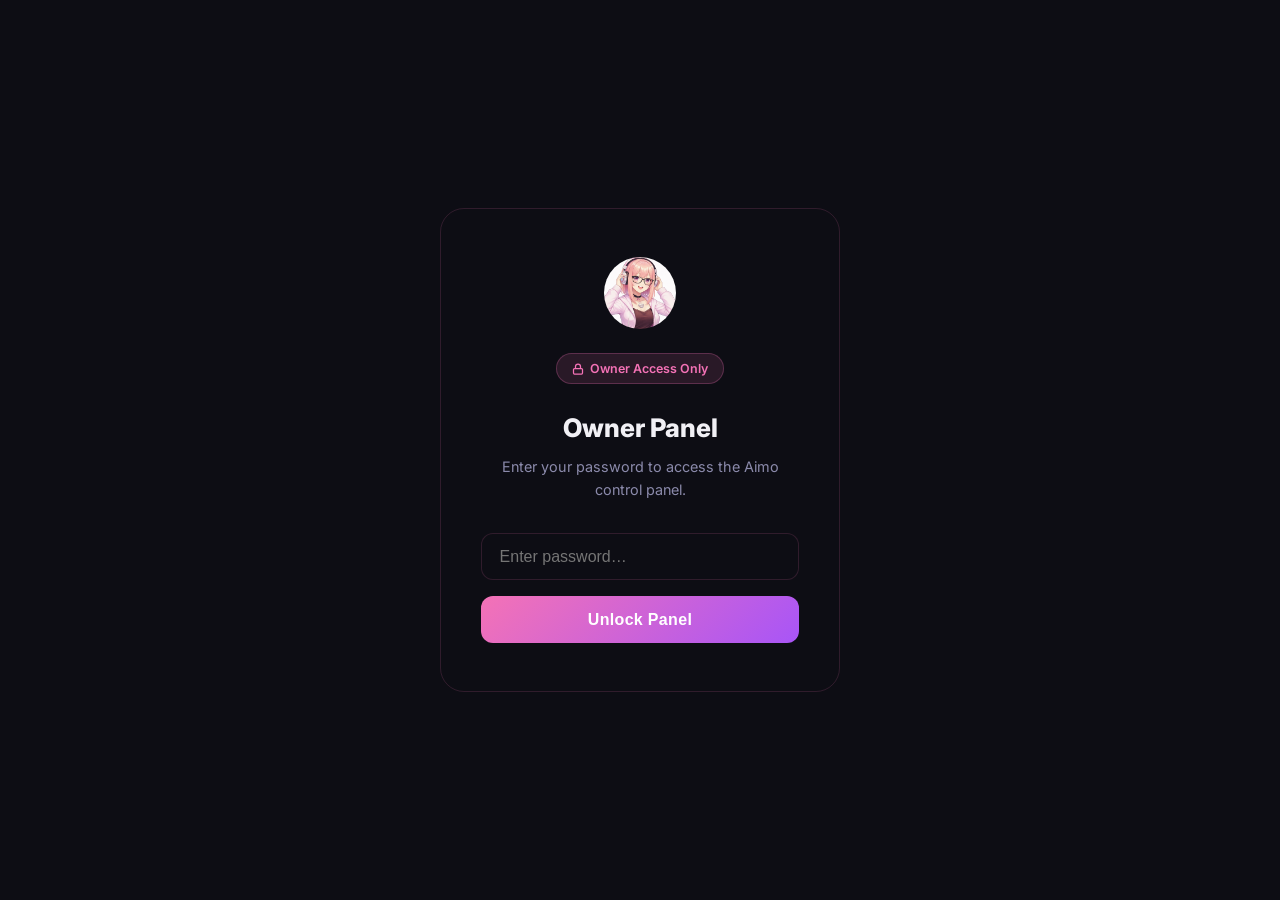
<file: owner (5) (3).html>
<!DOCTYPE html>
<html lang="en">
<head>
  <meta charset="UTF-8" />
  <meta name="viewport" content="width=device-width, initial-scale=1.0" />
  <title>Owner Panel — Aimo</title>
  <link rel="icon" type="image/png" sizes="32x32" href="aimo-logo.png" />
  <link rel="apple-touch-icon" sizes="180x180" href="aimo-logo.png" />
  <link rel="manifest" href="site.webmanifest" />
  <meta name="theme-color" content="#13111a" />
  <link rel="stylesheet" href="style.css" />
  <style>
    * { box-sizing: border-box; }
    body { min-height: 100vh; background: var(--bg); }

    /* ── LOGIN ── */
    .login-screen {
      min-height: 100vh; display: flex; align-items: center;
      justify-content: center; padding: 2rem;
    }
    .login-card {
      background: var(--surface); border: 1.5px solid var(--border);
      border-radius: 24px; padding: 3rem 2.5rem; width: 100%; max-width: 400px;
      text-align: center;
    }
    .login-logo { width: 72px; height: 72px; border-radius: 50%; margin: 0 auto 1.5rem; display: block; }
    .login-card h2 { font-size: 1.6rem; font-weight: 800; margin: 0 0 0.35rem; color: var(--text); }
    .login-card p  { color: var(--text-muted); font-size: 0.9rem; margin: 0 0 2rem; }
    .login-input {
      width: 100%; padding: 0.85rem 1.1rem; border-radius: 12px;
      background: var(--bg); border: 1.5px solid var(--border); color: var(--text);
      font-size: 1rem; outline: none; margin-bottom: 1rem;
      transition: border-color 0.2s;
    }
    .login-input:focus { border-color: var(--pink); }
    .login-btn {
      width: 100%; padding: 0.9rem; border-radius: 12px; border: none; cursor: pointer;
      background: var(--gradient); color: #fff; font-weight: 700; font-size: 1rem;
      transition: opacity 0.2s; letter-spacing: 0.02em;
    }
    .login-btn:hover { opacity: 0.85; }
    .login-error { margin-top: 0.75rem; color: #f87171; font-size: 0.85rem; display: none; }
    .login-badge {
      display: inline-flex; align-items: center; gap: 0.4rem;
      background: rgba(244,114,182,0.12); border: 1px solid rgba(244,114,182,0.25);
      color: var(--pink); border-radius: 100px; padding: 0.3rem 0.9rem;
      font-size: 0.78rem; font-weight: 600; margin-bottom: 1.5rem;
    }
    .login-badge svg { width: 12px; height: 12px; }

    /* ── PANEL LAYOUT ── */
    .panel-screen { display: none; min-height: 100vh; flex-direction: column; }
    .panel-topbar {
      background: var(--surface); border-bottom: 1.5px solid var(--border);
      padding: 0 2rem; height: 62px; display: flex; align-items: center;
      justify-content: space-between; position: sticky; top: 0; z-index: 100;
    }
    .panel-topbar-brand { display: flex; align-items: center; gap: 0.75rem; }
    .panel-topbar-brand img { width: 34px; height: 34px; border-radius: 50%; }
    .panel-topbar-brand span { font-weight: 800; font-size: 1.05rem; color: var(--text); }
    .panel-topbar-brand .owner-tag {
      font-size: 0.72rem; background: var(--gradient-soft); color: var(--pink);
      border: 1px solid rgba(244,114,182,0.25); border-radius: 100px;
      padding: 0.2rem 0.65rem; font-weight: 600;
    }
    .topbar-right { display: flex; align-items: center; gap: 1rem; }
    .topbar-clock { font-size: 0.82rem; color: var(--text-muted); font-variant-numeric: tabular-nums; }
    .logout-btn {
      padding: 0.5rem 1.1rem; border-radius: 10px; border: 1.5px solid var(--border);
      background: transparent; color: var(--text-muted); cursor: pointer; font-size: 0.82rem;
      transition: border-color 0.2s, color 0.2s;
    }
    .logout-btn:hover { border-color: #f87171; color: #f87171; }

    .panel-body { padding: 2rem; max-width: 900px; margin: 0 auto; width: 100%; }

    /* ── LIVE STATS ── */
    .stats-grid {
      display: grid; grid-template-columns: repeat(4, 1fr);
      gap: 0.9rem; margin-bottom: 2rem;
    }
    .stat-card {
      background: var(--surface); border: 1.5px solid var(--border);
      border-radius: 14px; padding: 1.1rem; text-align: center;
    }
    .stat-card-val { font-size: 1.25rem; font-weight: 800; color: var(--text); line-height: 1.1; }
    .stat-card-lbl { font-size: 0.72rem; color: var(--text-muted); margin-top: 0.35rem; text-transform: uppercase; letter-spacing: 0.06em; }
    .stat-online  { color: #4ade80 !important; }
    .stat-offline { color: #f87171 !important; }

    /* ── SECTION HEADERS ── */
    .section-hdr {
      display: flex; align-items: center; justify-content: space-between;
      margin-bottom: 1rem; margin-top: 2rem;
    }
    .section-hdr:first-of-type { margin-top: 0; }
    .section-title {
      display: flex; align-items: center; gap: 0.5rem;
      font-size: 0.82rem; font-weight: 700; text-transform: uppercase;
      letter-spacing: 0.08em; color: var(--text-muted);
    }
    .section-title svg { width: 15px; height: 15px; stroke: var(--pink); }

    /* ── SERVICE CARDS ── */
    .svc-list { display: flex; flex-direction: column; gap: 0.55rem; }
    .svc-card {
      display: flex; align-items: center; justify-content: space-between;
      background: var(--surface); border: 1.5px solid var(--border);
      border-radius: 14px; padding: 0.9rem 1.1rem; gap: 1rem;
      transition: border-color 0.2s;
    }
    .svc-card.state-outage    { border-color: rgba(239,68,68,0.35); }
    .svc-card.state-degraded  { border-color: rgba(251,191,36,0.35); }
    .svc-card.state-operational { border-color: rgba(34,197,94,0.2); }
    .svc-left { display: flex; align-items: center; gap: 0.85rem; }
    .svc-icon {
      width: 36px; height: 36px; border-radius: 9px; flex-shrink: 0;
      background: var(--gradient-soft); display: flex; align-items: center; justify-content: center;
    }
    .svc-icon svg { width: 17px; height: 17px; stroke: var(--pink); color: var(--pink); }
    .svc-icon svg[fill="currentColor"] { fill: var(--pink); stroke: none; }
    .svc-name { font-weight: 600; font-size: 0.92rem; color: var(--text); }
    .svc-desc { font-size: 0.75rem; color: var(--text-muted); margin-top: 1px; }

    .svc-right { display: flex; align-items: center; gap: 0.75rem; }
    .svc-state-badge {
      font-size: 0.75rem; font-weight: 600; padding: 0.3rem 0.75rem;
      border-radius: 100px; border: 1px solid transparent; white-space: nowrap;
    }
    .badge-op   { background: rgba(34,197,94,0.12);  color: #4ade80; border-color: rgba(34,197,94,0.3); }
    .badge-down { background: rgba(239,68,68,0.12);  color: #f87171; border-color: rgba(239,68,68,0.3); }
    .badge-slow { background: rgba(251,191,36,0.12); color: #fbbf24; border-color: rgba(251,191,36,0.3); }
    .badge-auto { background: rgba(148,163,184,0.1); color: var(--text-muted); border-color: rgba(148,163,184,0.2); }

    /* ── TOGGLE SWITCH ── */
    .toggle-group { display: flex; gap: 0.3rem; }
    .tog {
      padding: 0.38rem 0.8rem; border-radius: 8px; border: 1.5px solid var(--border);
      background: transparent; color: var(--text-muted); cursor: pointer;
      font-size: 0.78rem; font-weight: 600; transition: all 0.15s; white-space: nowrap;
    }
    .tog:hover { border-color: var(--border-strong); color: var(--text); }
    .tog.sel-op   { background: rgba(34,197,94,0.15);  border-color: rgba(34,197,94,0.4);  color: #4ade80; }
    .tog.sel-slow { background: rgba(251,191,36,0.15); border-color: rgba(251,191,36,0.4); color: #fbbf24; }
    .tog.sel-auto { background: rgba(148,163,184,0.12); border-color: rgba(148,163,184,0.3); color: var(--text); }
    .tog.sel-down { background: rgba(239,68,68,0.15);  border-color: rgba(239,68,68,0.4);  color: #f87171; }

    /* ── MAINTENANCE / ANNOUNCEMENT ── */
    .option-card {
      background: var(--surface); border: 1.5px solid var(--border);
      border-radius: 14px; padding: 1.1rem 1.25rem; margin-bottom: 0.55rem;
    }
    .option-row { display: flex; align-items: center; justify-content: space-between; gap: 1rem; }
    .option-label { font-weight: 600; font-size: 0.92rem; color: var(--text); }
    .option-sub   { font-size: 0.76rem; color: var(--text-muted); margin-top: 2px; }
    .big-toggle {
      position: relative; width: 52px; height: 28px; flex-shrink: 0; cursor: pointer;
    }
    .big-toggle input { opacity: 0; width: 0; height: 0; position: absolute; }
    .big-toggle .track {
      position: absolute; inset: 0; border-radius: 100px;
      background: var(--border); transition: background 0.2s;
    }
    .big-toggle input:checked ~ .track { background: var(--gradient); }
    .big-toggle .thumb {
      position: absolute; top: 4px; left: 4px; width: 20px; height: 20px;
      background: #fff; border-radius: 50%; transition: left 0.2s; box-shadow: 0 1px 4px rgba(0,0,0,0.3);
    }
    .big-toggle input:checked ~ .thumb { left: 28px; }

    .ann-input {
      width: 100%; padding: 0.75rem 1rem; border-radius: 10px; margin-top: 1rem;
      background: var(--bg); border: 1.5px solid var(--border); color: var(--text);
      font-size: 0.9rem; outline: none; resize: vertical; min-height: 70px; font-family: inherit;
      transition: border-color 0.2s;
    }
    .ann-input:focus { border-color: var(--pink); }
    .ann-hint { font-size: 0.74rem; color: var(--text-muted); margin-top: 0.4rem; }

    /* ── SAVE BAR ── */
    .save-bar {
      position: sticky; bottom: 0; background: var(--surface);
      border-top: 1.5px solid var(--border); padding: 1rem 2rem;
      display: flex; align-items: center; justify-content: space-between; gap: 1rem;
    }
    .save-info { font-size: 0.82rem; color: var(--text-muted); }
    .save-right { display: flex; align-items: center; gap: 0.75rem; }
    .save-msg { font-size: 0.85rem; font-weight: 600; }
    .save-msg.ok  { color: #4ade80; }
    .save-msg.err { color: #f87171; }
    .save-btn {
      padding: 0.65rem 1.75rem; border-radius: 10px; border: none; cursor: pointer;
      background: var(--gradient); color: #fff; font-weight: 700; font-size: 0.9rem;
      transition: opacity 0.2s;
    }
    .save-btn:hover { opacity: 0.85; }
    .save-btn:disabled { opacity: 0.45; cursor: not-allowed; }

    /* ── QUICK ACTIONS ── */
    .quick-grid { display: grid; grid-template-columns: 1fr 1fr; gap: 0.55rem; }
    .quick-btn {
      padding: 0.75rem 1rem; border-radius: 12px; border: 1.5px solid var(--border);
      background: var(--surface); color: var(--text); cursor: pointer; font-size: 0.85rem;
      font-weight: 600; display: flex; align-items: center; gap: 0.6rem;
      transition: border-color 0.2s, background 0.2s;
    }
    .quick-btn:hover { border-color: var(--border-strong); }
    .quick-btn svg { width: 16px; height: 16px; stroke: var(--pink); flex-shrink: 0; }
    .quick-btn.danger:hover { border-color: rgba(239,68,68,0.5); color: #f87171; }
    .quick-btn.danger svg { stroke: #f87171; }
    .quick-btn.success:hover { border-color: rgba(34,197,94,0.5); color: #4ade80; }
    .quick-btn.success svg { stroke: #4ade80; }

    @media (max-width: 700px) {
      .stats-grid { grid-template-columns: 1fr 1fr; }
      .quick-grid { grid-template-columns: 1fr; }
      .panel-body { padding: 1.25rem; }
      .svc-card { flex-direction: column; align-items: flex-start; }
      .svc-right { align-self: stretch; justify-content: flex-end; }
      .panel-topbar { padding: 0 1.25rem; }
      .save-bar { padding: 0.9rem 1.25rem; flex-direction: column; align-items: stretch; }
      .save-right { justify-content: flex-end; }
    }
  </style>
</head>
<body>

<!-- ── LOGIN ─────────────────────────────────────────────── -->
<div class="login-screen" id="loginScreen">
  <div class="login-card">
    <img src="aimo-logo.png" alt="Aimo" class="login-logo" />
    <div class="login-badge">
      <svg viewBox="0 0 24 24" fill="none" stroke="currentColor" stroke-width="2.5"><rect x="3" y="11" width="18" height="11" rx="2" ry="2"/><path d="M7 11V7a5 5 0 0 1 10 0v4"/></svg>
      Owner Access Only
    </div>
    <h2>Owner Panel</h2>
    <p>Enter your password to access the Aimo control panel.</p>
    <input type="password" class="login-input" id="passInput" placeholder="Enter password…" autocomplete="current-password" />
    <button class="login-btn" id="loginBtn">Unlock Panel</button>
    <div class="login-error" id="loginError">❌ Incorrect password. Try again.</div>
  </div>
</div>

<!-- ── PANEL ──────────────────────────────────────────────── -->
<div class="panel-screen" id="panelScreen">
  <div class="panel-topbar">
    <div class="panel-topbar-brand">
      <img src="aimo-logo.png" alt="Aimo" />
      <span>Aimo</span>
      <span class="owner-tag">Owner Panel</span>
    </div>
    <div class="topbar-right">
      <span class="topbar-clock" id="topClock">—</span>
      <a href="status.html" target="_blank" style="font-size:0.82rem;color:var(--text-muted);text-decoration:none;padding:0.45rem 0.9rem;border:1.5px solid var(--border);border-radius:9px;">View Status Page ↗</a>
      <button class="logout-btn" id="logoutBtn">Logout</button>
    </div>
  </div>

  <div class="panel-body">

    <!-- Live Stats -->
    <div class="section-hdr" style="margin-top:0;">
      <div class="section-title">
        <svg viewBox="0 0 24 24" fill="none" stroke="currentColor" stroke-width="2"><path d="M22 12h-4l-3 9L9 3l-3 9H2"/></svg>
        Live Lavalink Stats
      </div>
      <span style="font-size:0.75rem;color:var(--text-muted);">Updates every 30s</span>
    </div>
    <div class="stats-grid">
      <div class="stat-card"><div class="stat-card-val" id="sv-status">—</div><div class="stat-card-lbl">Status</div></div>
      <div class="stat-card"><div class="stat-card-val" id="sv-uptime">—</div><div class="stat-card-lbl">Uptime</div></div>
      <div class="stat-card"><div class="stat-card-val" id="sv-players">—</div><div class="stat-card-lbl">Active Players</div></div>
      <div class="stat-card"><div class="stat-card-val" id="sv-playing">—</div><div class="stat-card-lbl">Now Playing</div></div>
    </div>

    <!-- Quick Actions -->
    <div class="section-hdr">
      <div class="section-title">
        <svg viewBox="0 0 24 24" fill="none" stroke="currentColor" stroke-width="2"><polygon points="13 2 3 14 12 14 11 22 21 10 12 10 13 2"/></svg>
        Quick Actions
      </div>
    </div>
    <div class="quick-grid">
      <button class="quick-btn success" onclick="setAllServices('operational')">
        <svg viewBox="0 0 24 24" fill="none" stroke="currentColor" stroke-width="2"><path d="M20 6L9 17l-5-5"/></svg>
        Set All Operational
      </button>
      <button class="quick-btn danger" onclick="setAllServices('outage')">
        <svg viewBox="0 0 24 24" fill="none" stroke="currentColor" stroke-width="2"><circle cx="12" cy="12" r="10"/><line x1="15" y1="9" x2="9" y2="15"/><line x1="9" y1="9" x2="15" y2="15"/></svg>
        Set All Down
      </button>
      <button class="quick-btn" style="border-color:rgba(251,191,36,0.35);color:#fbbf24;" onclick="setAllServices('degraded')">
        <svg viewBox="0 0 24 24" fill="none" stroke="currentColor" stroke-width="2"><path d="M13 2L3 14h9l-1 8 10-12h-9l1-8z"/></svg>
        Set All Slow
      </button>
      <button class="quick-btn" id="refreshStatsBtn">
        <svg viewBox="0 0 24 24" fill="none" stroke="currentColor" stroke-width="2"><polyline points="23 4 23 10 17 10"/><polyline points="1 20 1 14 7 14"/><path d="M3.51 9a9 9 0 0 1 14.85-3.36L23 10M1 14l4.64 4.36A9 9 0 0 0 20.49 15"/></svg>
        Refresh Stats Now
      </button>
    </div>

    <!-- Maintenance & Announcements -->
    <div class="section-hdr">
      <div class="section-title">
        <svg viewBox="0 0 24 24" fill="none" stroke="currentColor" stroke-width="2"><path d="M10.29 3.86L1.82 18a2 2 0 0 0 1.71 3h16.94a2 2 0 0 0 1.71-3L13.71 3.86a2 2 0 0 0-3.42 0z"/><line x1="12" y1="9" x2="12" y2="13"/><line x1="12" y1="17" x2="12.01" y2="17"/></svg>
        Alerts & Maintenance
      </div>
    </div>

    <div class="option-card">
      <div class="option-row">
        <div>
          <div class="option-label">Maintenance Mode</div>
          <div class="option-sub">Shows a red maintenance banner on the public status page and marks all services as degraded.</div>
        </div>
        <label class="big-toggle">
          <input type="checkbox" id="maintenanceToggle" />
          <span class="track"></span>
          <span class="thumb"></span>
        </label>
      </div>
    </div>

    <div class="option-card">
      <div class="option-label">Announcement Banner</div>
      <div class="option-sub">Shown as a yellow alert on the public status page. Leave blank to hide.</div>
      <textarea class="ann-input" id="announcementInput" placeholder="e.g. Scheduled maintenance tonight at 22:00 UTC. Expect brief downtime." maxlength="300"></textarea>
      <div class="ann-hint" id="annCharCount">0 / 300 characters</div>
    </div>

    <!-- Service Status -->
    <div class="section-hdr">
      <div class="section-title">
        <svg viewBox="0 0 24 24" fill="none" stroke="currentColor" stroke-width="2"><path d="M21 16V8a2 2 0 0 0-1-1.73l-7-4a2 2 0 0 0-2 0l-7 4A2 2 0 0 0 3 8v8a2 2 0 0 0 1 1.73l7 4a2 2 0 0 0 2 0l7-4A2 2 0 0 0 21 16z"/></svg>
        Service Overrides
      </div>
      <span style="font-size:0.74rem;color:var(--text-muted);">Auto = follows Lavalink · Override = forced</span>
    </div>
    <div class="svc-list" id="svcList"></div>

  </div>

  <!-- Sticky save bar -->
  <div class="save-bar">
    <div class="save-info">Changes apply to the public status page within ~10 seconds after saving.</div>
    <div class="save-right">
      <span class="save-msg" id="saveMsg"></span>
      <button class="save-btn" id="saveBtn">Save Changes</button>
    </div>
  </div>
</div>

<script>
const SERVICES = [
  { key: 'bot',       name: 'Discord Bot',           desc: 'Core bot connection and command processing',      icon: `<svg viewBox="0 0 24 24" fill="currentColor"><path d="M20.317 4.37a19.791 19.791 0 0 0-4.885-1.515.074.074 0 0 0-.079.037c-.21.375-.444.864-.608 1.25a18.27 18.27 0 0 0-5.487 0 12.64 12.64 0 0 0-.617-1.25.077.077 0 0 0-.079-.037A19.736 19.736 0 0 0 3.677 4.37a.07.07 0 0 0-.032.027C.533 9.046-.32 13.58.099 18.057.1 18.073.11 18.09.12 18.1a19.9 19.9 0 0 0 5.993 3.03.078.078 0 0 0 .084-.028 12.46 12.46 0 0 0 1.226-1.994.076.076 0 0 0-.041-.106 13.107 13.107 0 0 1-1.872-.892.077.077 0 0 1-.008-.128c.126-.094.252-.192.372-.292a.074.074 0 0 1 .077-.01c3.928 1.793 8.18 1.793 12.062 0a.074.074 0 0 1 .078.01c.12.1.246.198.373.292a.077.077 0 0 1-.006.127c-.598.35-1.22.645-1.873.892a.077.077 0 0 0-.041.107c.36.698.772 1.362 1.225 1.993a.076.076 0 0 0 .084.028 19.839 19.839 0 0 0 6.002-3.03.077.077 0 0 0 .032-.054c.5-5.177-.838-9.674-3.549-13.66a.061.061 0 0 0-.031-.03z"/></svg>` },
  { key: 'lavalink',  name: 'Lavalink / Music',       desc: 'Audio streaming — YouTube, Spotify, SoundCloud', icon: `<svg viewBox="0 0 24 24" fill="none" stroke="currentColor" stroke-width="2"><path d="M9 18V5l12-2v13"/><circle cx="6" cy="18" r="3"/><circle cx="18" cy="16" r="3"/></svg>` },
  { key: 'commands',  name: 'Slash Commands',         desc: 'All bot slash commands and interactions',        icon: `<svg viewBox="0 0 24 24" fill="none" stroke="currentColor" stroke-width="2"><polyline points="16 18 22 12 16 6"/><polyline points="8 6 2 12 8 18"/></svg>` },
  { key: 'playlists', name: 'Playlists & Favourites', desc: 'Playlist creation, management, and saving',      icon: `<svg viewBox="0 0 24 24" fill="none" stroke="currentColor" stroke-width="2"><line x1="8" y1="6" x2="21" y2="6"/><line x1="8" y1="12" x2="21" y2="12"/><line x1="8" y1="18" x2="21" y2="18"/><line x1="3" y1="6" x2="3.01" y2="6"/><line x1="3" y1="12" x2="3.01" y2="12"/><line x1="3" y1="18" x2="3.01" y2="18"/></svg>` },
  { key: 'spotify',   name: 'Spotify Integration',    desc: 'Spotify login, profile, and playlist import',   icon: `<svg viewBox="0 0 24 24" fill="none" stroke="currentColor" stroke-width="2"><circle cx="12" cy="12" r="10"/><path d="M8 11.5a7 7 0 0 1 8 0"/><path d="M9.5 14.5a4.5 4.5 0 0 1 5 0"/><circle cx="12" cy="17" r="1" fill="currentColor" stroke="none"/></svg>` },
  { key: 'ai',        name: 'AI Assistant',           desc: 'AI chat, song recommendations, and trivia',     icon: `<svg viewBox="0 0 24 24" fill="none" stroke="currentColor" stroke-width="2"><path d="M12 2a4 4 0 0 1 4 4v1h1a3 3 0 0 1 3 3v7a3 3 0 0 1-3 3H7a3 3 0 0 1-3-3v-7a3 3 0 0 1 3-3h1V6a4 4 0 0 1 4-4z"/><circle cx="9" cy="13" r="1" fill="currentColor" stroke="none"/><circle cx="15" cy="13" r="1" fill="currentColor" stroke="none"/></svg>` },
  { key: 'website',   name: 'Website',                desc: 'This website and all its pages',                icon: `<svg viewBox="0 0 24 24" fill="none" stroke="currentColor" stroke-width="2"><circle cx="12" cy="12" r="10"/><line x1="2" y1="12" x2="22" y2="12"/><path d="M12 2a15.3 15.3 0 0 1 4 10 15.3 15.3 0 0 1-4 10 15.3 15.3 0 0 1-4-10 15.3 15.3 0 0 1 4-10z"/></svg>` },
  { key: 'support',   name: 'Support Server',         desc: 'Discord support server',                        icon: `<svg viewBox="0 0 24 24" fill="currentColor"><path d="M20.317 4.37a19.791 19.791 0 0 0-4.885-1.515.074.074 0 0 0-.079.037c-.21.375-.444.864-.608 1.25a18.27 18.27 0 0 0-5.487 0 12.64 12.64 0 0 0-.617-1.25.077.077 0 0 0-.079-.037A19.736 19.736 0 0 0 3.677 4.37a.07.07 0 0 0-.032.027C.533 9.046-.32 13.58.099 18.057.1 18.073.11 18.09.12 18.1a19.9 19.9 0 0 0 5.993 3.03.078.078 0 0 0 .084-.028 12.46 12.46 0 0 0 1.226-1.994.076.076 0 0 0-.041-.106 13.107 13.107 0 0 1-1.872-.892.077.077 0 0 1-.008-.128c.126-.094.252-.192.372-.292a.074.074 0 0 1 .077-.01c3.928 1.793 8.18 1.793 12.062 0a.074.074 0 0 1 .078.01c.12.1.246.198.373.292a.077.077 0 0 1-.006.127c-.598.35-1.22.645-1.873.892a.077.077 0 0 0-.041.107c.36.698.772 1.362 1.225 1.993a.076.076 0 0 0 .084.028 19.839 19.839 0 0 0 6.002-3.03.077.077 0 0 0 .032-.054c.5-5.177-.838-9.674-3.549-13.66a.061.061 0 0 0-.031-.03z"/></svg>` }
];

const OWNER_PASS = 'Aimo@7392';
const LS_KEY     = 'aimo_service_states';

const DEFAULT_STATES = {
  bot: 'operational', lavalink: 'operational', commands: 'operational',
  playlists: 'operational', spotify: 'operational', ai: 'operational',
  website: 'operational', support: 'operational',
  maintenance: false, announcement: ''
};

let currentStates = {};

function updateClock() {
  document.getElementById('topClock').textContent =
    new Date().toLocaleTimeString([], { hour: '2-digit', minute: '2-digit', second: '2-digit' });
}
setInterval(updateClock, 1000);
updateClock();

// ── Login ─────────────────────────────────────────────────────
function doLogin() {
  const pw = document.getElementById('passInput').value.trim();
  if (!pw) return;
  if (pw !== OWNER_PASS) {
    document.getElementById('loginError').style.display = 'block';
    document.getElementById('passInput').value = '';
    return;
  }
  document.getElementById('loginError').style.display = 'none';
  document.getElementById('loginScreen').style.display = 'none';
  const panel = document.getElementById('panelScreen');
  panel.style.display = 'flex';
  panel.style.flexDirection = 'column';
  loadStates();
}
document.getElementById('passInput').addEventListener('keydown', e => { if (e.key === 'Enter') doLogin(); });
document.getElementById('loginBtn').addEventListener('click', doLogin);
document.getElementById('logoutBtn').addEventListener('click', () => {
  currentStates = {};
  document.getElementById('loginScreen').style.display = 'flex';
  document.getElementById('panelScreen').style.display = 'none';
  document.getElementById('passInput').value = '';
});

// ── Load / Save states via localStorage ───────────────────────
function loadStates() {
  try {
    const saved = localStorage.getItem(LS_KEY);
    currentStates = saved ? { ...DEFAULT_STATES, ...JSON.parse(saved) } : { ...DEFAULT_STATES };
  } catch {
    currentStates = { ...DEFAULT_STATES };
  }
  renderServices();
  document.getElementById('maintenanceToggle').checked = !!currentStates.maintenance;
  document.getElementById('announcementInput').value = currentStates.announcement || '';
  updateCharCount();
}

document.getElementById('refreshStatsBtn').addEventListener('click', () => {
  document.getElementById('sv-status').textContent  = 'N/A';
  document.getElementById('sv-uptime').textContent  = '—';
  document.getElementById('sv-players').textContent = '—';
  document.getElementById('sv-playing').textContent = '—';
});

// ── Render service cards ──────────────────────────────────────
function renderServices() {
  const list = document.getElementById('svcList');
  list.innerHTML = '';
  for (const svc of SERVICES) {
    const val = currentStates[svc.key] || 'auto';
    const card = document.createElement('div');
    card.className = `svc-card state-${val}`;
    card.id = `card-${svc.key}`;
    const badgeCls = val === 'operational' ? 'badge-op' : val === 'outage' ? 'badge-down' : val === 'degraded' ? 'badge-slow' : 'badge-auto';
    const badgeTxt = val === 'operational' ? 'Operational' : val === 'outage' ? 'Down' : val === 'degraded' ? 'Slow' : 'Auto';
    card.innerHTML = `
      <div class="svc-left">
        <div class="svc-icon">${svc.icon}</div>
        <div>
          <div class="svc-name">${svc.name}</div>
          <div class="svc-desc">${svc.desc}</div>
        </div>
      </div>
      <div class="svc-right">
        <div class="svc-state-badge ${badgeCls}" id="badge-${svc.key}">${badgeTxt}</div>
        <div class="toggle-group">
          <button class="tog ${val === 'operational' ? 'sel-op'   : ''}" data-key="${svc.key}" data-val="operational">✓ Operational</button>
          <button class="tog ${val === 'degraded'   ? 'sel-slow' : ''}" data-key="${svc.key}" data-val="degraded">⚡ Slow</button>
          <button class="tog ${val === 'outage'     ? 'sel-down' : ''}" data-key="${svc.key}" data-val="outage">✕ Down</button>
        </div>
      </div>`;
    list.appendChild(card);
  }

  list.addEventListener('click', e => {
    const btn = e.target.closest('[data-val]');
    if (!btn) return;
    const key = btn.dataset.key, val = btn.dataset.val;
    currentStates[key] = val;
    const card  = document.getElementById(`card-${key}`);
    const badge = document.getElementById(`badge-${key}`);
    card.className = `svc-card state-${val}`;
    badge.className = `svc-state-badge ${val === 'operational' ? 'badge-op' : val === 'outage' ? 'badge-down' : val === 'degraded' ? 'badge-slow' : 'badge-auto'}`;
    badge.textContent = val === 'operational' ? 'Operational' : val === 'outage' ? 'Down' : val === 'degraded' ? 'Slow' : 'Auto';
    card.querySelectorAll('.tog').forEach(b => {
      const selCls = b.dataset.val === 'operational' ? 'sel-op' : b.dataset.val === 'degraded' ? 'sel-slow' : 'sel-down';
      b.className = `tog ${b.dataset.val === val ? selCls : ''}`;
    });
  }, { capture: false });
}

function setAllServices(val) {
  for (const svc of SERVICES) { currentStates[svc.key] = val; }
  renderServices();
}

// ── Announcement char counter ─────────────────────────────────
function updateCharCount() {
  const v = document.getElementById('announcementInput').value.length;
  document.getElementById('annCharCount').textContent = `${v} / 300 characters`;
}
document.getElementById('announcementInput').addEventListener('input', updateCharCount);

// ── Save ──────────────────────────────────────────────────────
document.getElementById('saveBtn').addEventListener('click', () => {
  const saveBtn = document.getElementById('saveBtn');
  const saveMsg = document.getElementById('saveMsg');
  saveBtn.disabled = true;
  saveMsg.textContent = 'Saving…';
  saveMsg.className = 'save-msg';

  try {
    const payload = {
      ...currentStates,
      maintenance:  document.getElementById('maintenanceToggle').checked,
      announcement: document.getElementById('announcementInput').value.trim()
    };
    localStorage.setItem(LS_KEY, JSON.stringify(payload));
    currentStates = payload;
    saveMsg.textContent = '✓ Saved! Status page will reflect changes.';
    saveMsg.className = 'save-msg ok';
  } catch {
    saveMsg.textContent = '✕ Could not save. Try again.';
    saveMsg.className = 'save-msg err';
  }
  saveBtn.disabled = false;
  setTimeout(() => { saveMsg.textContent = ''; saveMsg.className = 'save-msg'; }, 5000);
});
</script>
</body>
</html>
</file>
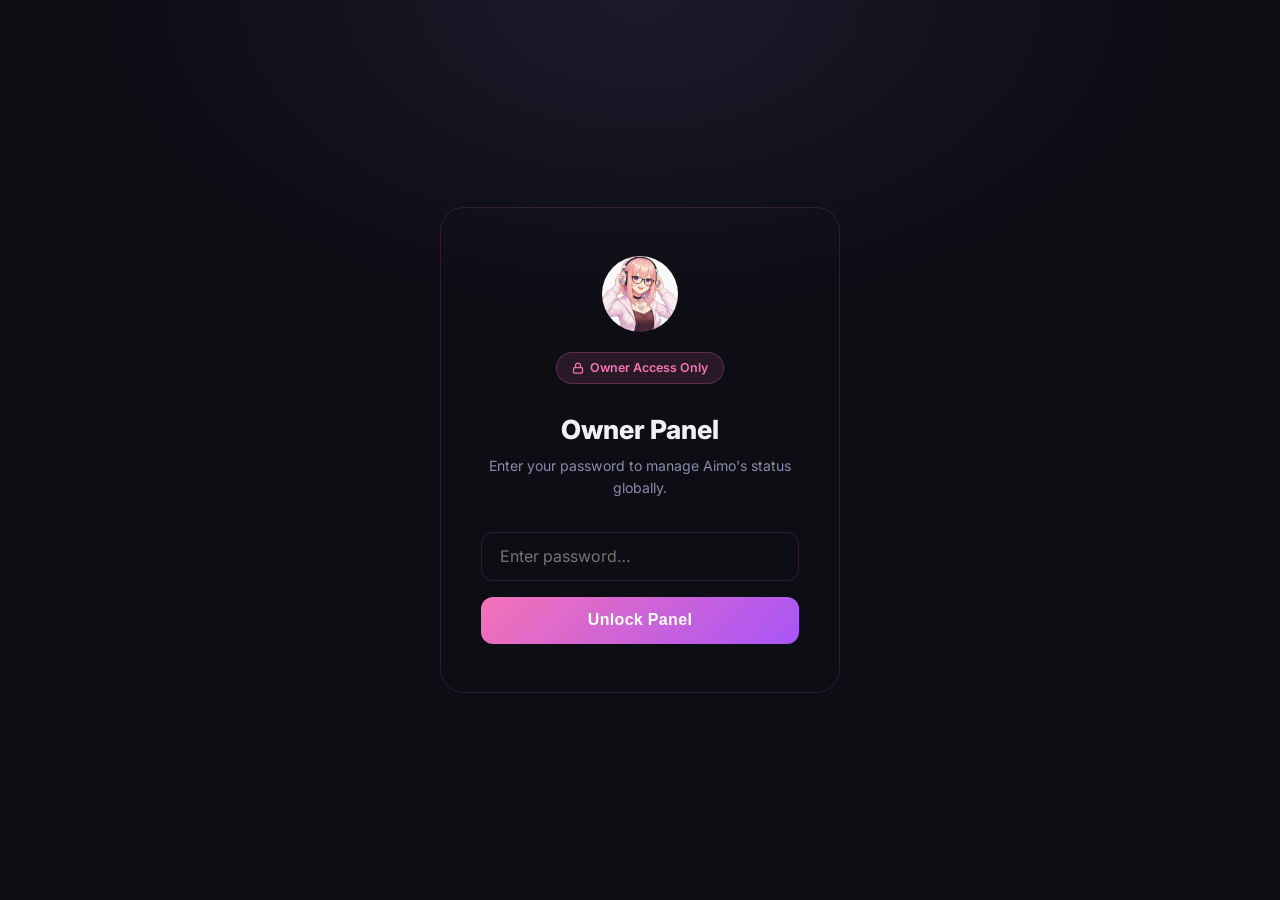
<file: owner (5) (4).html>
<!DOCTYPE html>
<html lang="en">
<head>
  <meta charset="UTF-8" />
  <meta name="viewport" content="width=device-width, initial-scale=1.0" />
  <title>Owner Panel — Aimo</title>
  <link rel="icon" type="image/png" sizes="32x32" href="aimo-logo.png" />
  <link rel="apple-touch-icon" sizes="180x180" href="aimo-logo.png" />
  <link rel="manifest" href="site.webmanifest" />
  <meta name="theme-color" content="#13111a" />
  <link rel="stylesheet" href="style.css" />
  <style>
    * { box-sizing: border-box; }
    body { min-height: 100vh; background: var(--bg); }

    /* ── LOGIN ── */
    .login-screen {
      min-height: 100vh; display: flex; align-items: center;
      justify-content: center; padding: 2rem;
      background: radial-gradient(ellipse 60% 50% at 50% 0%, rgba(167,139,250,0.10) 0%, transparent 70%);
    }
    .login-card {
      background: var(--surface); border: 1.5px solid var(--border);
      border-radius: 24px; padding: 3rem 2.5rem; width: 100%; max-width: 400px;
      text-align: center;
    }
    .login-logo { width: 76px; height: 76px; border-radius: 50%; margin: 0 auto 1.25rem; display: block; object-fit: cover; }
    .login-card h2 { font-size: 1.65rem; font-weight: 800; margin: 0 0 0.3rem; color: var(--text); }
    .login-card p  { color: var(--text-muted); font-size: 0.88rem; margin: 0 0 2rem; }
    .login-input {
      width: 100%; padding: 0.85rem 1.1rem; border-radius: 12px;
      background: var(--bg); border: 1.5px solid var(--border); color: var(--text);
      font-size: 1rem; outline: none; margin-bottom: 1rem; font-family: inherit;
      transition: border-color 0.2s;
    }
    .login-input:focus { border-color: var(--pink); }
    .login-btn {
      width: 100%; padding: 0.9rem; border-radius: 12px; border: none; cursor: pointer;
      background: var(--gradient); color: #fff; font-weight: 700; font-size: 1rem;
      transition: opacity 0.2s; letter-spacing: 0.02em;
    }
    .login-btn:hover { opacity: 0.85; }
    .login-error { margin-top: 0.75rem; color: #f87171; font-size: 0.85rem; display: none; }
    .login-badge {
      display: inline-flex; align-items: center; gap: 0.4rem;
      background: rgba(244,114,182,0.12); border: 1px solid rgba(244,114,182,0.25);
      color: var(--pink); border-radius: 100px; padding: 0.3rem 0.9rem;
      font-size: 0.78rem; font-weight: 600; margin-bottom: 1.5rem;
    }
    .login-badge svg { width: 12px; height: 12px; }

    /* ── PANEL LAYOUT ── */
    .panel-screen { display: none; min-height: 100vh; flex-direction: column; }
    .panel-topbar {
      background: var(--surface); border-bottom: 1.5px solid var(--border);
      padding: 0 2rem; height: 64px; display: flex; align-items: center;
      justify-content: space-between; position: sticky; top: 0; z-index: 100;
    }
    .panel-topbar-brand { display: flex; align-items: center; gap: 0.75rem; }
    .panel-topbar-brand img { width: 36px; height: 36px; border-radius: 50%; object-fit: cover; }
    .panel-topbar-brand .brand-name { font-weight: 800; font-size: 1.05rem; color: var(--text); }
    .owner-tag {
      font-size: 0.72rem; background: var(--gradient-soft); color: var(--pink);
      border: 1px solid rgba(244,114,182,0.25); border-radius: 100px;
      padding: 0.2rem 0.65rem; font-weight: 600;
    }
    .topbar-right { display: flex; align-items: center; gap: 0.75rem; }
    .topbar-clock { font-size: 0.8rem; color: var(--text-muted); font-variant-numeric: tabular-nums; }
    .topbar-link {
      display: flex; align-items: center; gap: 0.4rem;
      font-size: 0.8rem; color: var(--text-muted); text-decoration: none;
      padding: 0.45rem 0.9rem; border: 1.5px solid var(--border); border-radius: 9px;
      transition: border-color 0.2s, color 0.2s;
    }
    .topbar-link:hover { border-color: var(--pink); color: var(--pink); }
    .topbar-link svg { width: 13px; height: 13px; }
    .logout-btn {
      display: flex; align-items: center; gap: 0.4rem;
      padding: 0.45rem 0.9rem; border-radius: 9px; border: 1.5px solid var(--border);
      background: transparent; color: var(--text-muted); cursor: pointer; font-size: 0.8rem;
      transition: border-color 0.2s, color 0.2s;
    }
    .logout-btn:hover { border-color: #f87171; color: #f87171; }
    .logout-btn svg { width: 14px; height: 14px; }

    .panel-body { padding: 2rem; max-width: 960px; margin: 0 auto; width: 100%; }

    /* ── SECTION HEADERS ── */
    .sec-hdr {
      display: flex; align-items: center; justify-content: space-between;
      margin: 2.25rem 0 1rem;
    }
    .sec-hdr:first-child { margin-top: 0; }
    .sec-title {
      display: flex; align-items: center; gap: 0.5rem;
      font-size: 0.8rem; font-weight: 700; text-transform: uppercase;
      letter-spacing: 0.09em; color: var(--text-muted);
    }
    .sec-title svg { width: 15px; height: 15px; stroke: var(--pink); color: var(--pink); }
    .sec-meta { font-size: 0.74rem; color: var(--text-muted); }

    /* ── LIVE STATS ── */
    .stats-grid {
      display: grid; grid-template-columns: repeat(4, 1fr);
      gap: 0.9rem; margin-bottom: 0;
    }
    .stat-card {
      background: var(--surface); border: 1.5px solid var(--border);
      border-radius: 14px; padding: 1.1rem; text-align: center;
      transition: border-color 0.2s;
    }
    .stat-card-icon {
      width: 36px; height: 36px; border-radius: 9px;
      background: var(--gradient-soft); display: flex; align-items: center; justify-content: center;
      margin: 0 auto 0.65rem;
    }
    .stat-card-icon svg { width: 17px; height: 17px; stroke: var(--pink); }
    .stat-card-val { font-size: 1.2rem; font-weight: 800; color: var(--text); line-height: 1.1; }
    .stat-card-lbl { font-size: 0.72rem; color: var(--text-muted); margin-top: 0.3rem; text-transform: uppercase; letter-spacing: 0.06em; }
    .val-online  { color: #4ade80 !important; }
    .val-offline { color: #f87171 !important; }
    .val-warn    { color: #fbbf24 !important; }

    /* ── QUICK ACTIONS ── */
    .quick-grid { display: grid; grid-template-columns: repeat(3, 1fr); gap: 0.6rem; }
    .qbtn {
      padding: 0.8rem 1rem; border-radius: 12px; border: 1.5px solid var(--border);
      background: var(--surface); color: var(--text); cursor: pointer; font-size: 0.82rem;
      font-weight: 600; display: flex; align-items: center; gap: 0.55rem;
      transition: border-color 0.2s, background 0.2s, color 0.2s; font-family: inherit;
      text-align: left;
    }
    .qbtn svg { width: 16px; height: 16px; flex-shrink: 0; stroke: var(--pink); }
    .qbtn:hover { border-color: var(--border-strong); }
    .qbtn.q-green { }
    .qbtn.q-green:hover { border-color: rgba(34,197,94,0.5); color: #4ade80; }
    .qbtn.q-green:hover svg { stroke: #4ade80; }
    .qbtn.q-red:hover { border-color: rgba(239,68,68,0.5); color: #f87171; }
    .qbtn.q-red:hover svg { stroke: #f87171; }
    .qbtn.q-yellow:hover { border-color: rgba(251,191,36,0.5); color: #fbbf24; }
    .qbtn.q-yellow:hover svg { stroke: #fbbf24; }
    .qbtn.q-blue:hover { border-color: rgba(96,165,250,0.5); color: #60a5fa; }
    .qbtn.q-blue:hover svg { stroke: #60a5fa; }
    .qbtn.q-purple:hover { border-color: rgba(167,139,250,0.5); color: #a78bfa; }
    .qbtn.q-purple:hover svg { stroke: #a78bfa; }

    /* ── OPTION CARDS ── */
    .opt-card {
      background: var(--surface); border: 1.5px solid var(--border);
      border-radius: 14px; padding: 1.1rem 1.25rem; margin-bottom: 0.6rem;
    }
    .opt-row { display: flex; align-items: center; justify-content: space-between; gap: 1rem; }
    .opt-label { font-weight: 600; font-size: 0.92rem; color: var(--text); }
    .opt-sub   { font-size: 0.76rem; color: var(--text-muted); margin-top: 2px; line-height: 1.4; }
    .opt-icon  { display: flex; align-items: center; gap: 0.6rem; }
    .opt-icon-wrap {
      width: 36px; height: 36px; border-radius: 9px; flex-shrink: 0;
      background: var(--gradient-soft); display: flex; align-items: center; justify-content: center;
    }
    .opt-icon-wrap svg { width: 17px; height: 17px; stroke: var(--pink); }

    .big-toggle {
      position: relative; width: 52px; height: 28px; flex-shrink: 0; cursor: pointer;
    }
    .big-toggle input { opacity: 0; width: 0; height: 0; position: absolute; }
    .big-toggle .track {
      position: absolute; inset: 0; border-radius: 100px;
      background: var(--border); transition: background 0.2s;
    }
    .big-toggle input:checked ~ .track { background: var(--gradient); }
    .big-toggle .thumb {
      position: absolute; top: 4px; left: 4px; width: 20px; height: 20px;
      background: #fff; border-radius: 50%; transition: left 0.2s; box-shadow: 0 1px 4px rgba(0,0,0,0.3);
    }
    .big-toggle input:checked ~ .thumb { left: 28px; }

    .text-input {
      width: 100%; padding: 0.75rem 1rem; border-radius: 10px; margin-top: 0.9rem;
      background: var(--bg); border: 1.5px solid var(--border); color: var(--text);
      font-size: 0.9rem; outline: none; resize: vertical; min-height: 70px; font-family: inherit;
      transition: border-color 0.2s;
    }
    .text-input:focus { border-color: var(--pink); }
    .text-input.oneline { resize: none; min-height: unset; height: auto; }
    .input-hint { font-size: 0.74rem; color: var(--text-muted); margin-top: 0.4rem; }

    /* ── APK SECTION ── */
    .apk-card {
      background: var(--surface); border: 1.5px solid var(--border);
      border-radius: 14px; padding: 1.25rem;
    }
    .apk-top { display: flex; align-items: center; justify-content: space-between; gap: 1rem; margin-bottom: 1rem; }
    .apk-info { display: flex; align-items: center; gap: 0.85rem; }
    .apk-icon-wrap {
      width: 48px; height: 48px; border-radius: 12px; flex-shrink: 0;
      background: linear-gradient(135deg, rgba(34,197,94,0.2), rgba(34,197,94,0.08));
      border: 1.5px solid rgba(34,197,94,0.25);
      display: flex; align-items: center; justify-content: center;
    }
    .apk-icon-wrap svg { width: 22px; height: 22px; stroke: #4ade80; }
    .apk-title { font-weight: 700; font-size: 0.95rem; color: var(--text); }
    .apk-subtitle { font-size: 0.77rem; color: var(--text-muted); margin-top: 2px; }
    .apk-dl-btn {
      display: flex; align-items: center; gap: 0.5rem;
      padding: 0.65rem 1.25rem; border-radius: 10px; border: none; cursor: pointer;
      background: linear-gradient(135deg, #22c55e, #16a34a); color: #fff;
      font-weight: 700; font-size: 0.85rem; transition: opacity 0.2s; white-space: nowrap;
      text-decoration: none; font-family: inherit;
    }
    .apk-dl-btn:hover { opacity: 0.85; }
    .apk-dl-btn:disabled { opacity: 0.4; cursor: not-allowed; }
    .apk-dl-btn svg { width: 16px; height: 16px; stroke: #fff; }

    /* ── SERVICE CARDS ── */
    .svc-list { display: flex; flex-direction: column; gap: 0.55rem; }
    .svc-card {
      display: flex; align-items: center; justify-content: space-between;
      background: var(--surface); border: 1.5px solid var(--border);
      border-left-width: 3px; border-left-color: var(--border);
      border-radius: 14px; padding: 0.85rem 1.1rem; gap: 1rem;
      transition: border-color 0.2s, border-left-color 0.2s;
    }
    .svc-card.sl-operational { border-left-color: rgba(34,197,94,0.6); }
    .svc-card.sl-degraded    { border-left-color: rgba(251,191,36,0.6); }
    .svc-card.sl-outage      { border-left-color: rgba(239,68,68,0.6); }
    .svc-left { display: flex; align-items: center; gap: 0.85rem; }
    .svc-icon {
      width: 36px; height: 36px; border-radius: 9px; flex-shrink: 0;
      background: var(--gradient-soft); display: flex; align-items: center; justify-content: center;
    }
    .svc-icon svg { width: 17px; height: 17px; stroke: var(--pink); color: var(--pink); }
    .svc-icon svg[fill="currentColor"] { fill: var(--pink); stroke: none; }
    .svc-name { font-weight: 600; font-size: 0.9rem; color: var(--text); }
    .svc-desc { font-size: 0.74rem; color: var(--text-muted); margin-top: 1px; }
    .svc-right { display: flex; align-items: center; gap: 0.55rem; flex-shrink: 0; }

    /* ── TOGGLE BUTTONS ── */
    .tog-grp { display: flex; gap: 0.3rem; }
    .tog {
      padding: 0.36rem 0.75rem; border-radius: 8px; border: 1.5px solid var(--border);
      background: transparent; color: var(--text-muted); cursor: pointer;
      font-size: 0.77rem; font-weight: 600; transition: all 0.15s; white-space: nowrap;
      font-family: inherit;
    }
    .tog:hover { border-color: var(--border-strong); color: var(--text); }
    .tog.t-op   { background: rgba(34,197,94,0.15);  border-color: rgba(34,197,94,0.4);  color: #4ade80; }
    .tog.t-slow { background: rgba(251,191,36,0.15); border-color: rgba(251,191,36,0.4); color: #fbbf24; }
    .tog.t-down { background: rgba(239,68,68,0.15);  border-color: rgba(239,68,68,0.4);  color: #f87171; }

    /* ── STATUS BANNER (inside panel) ── */
    .conn-banner {
      display: flex; align-items: center; gap: 0.65rem;
      padding: 0.7rem 1rem; border-radius: 10px; margin-bottom: 1.5rem;
      font-size: 0.82rem; font-weight: 500;
    }
    .conn-banner svg { width: 15px; height: 15px; flex-shrink: 0; }
    .conn-ok   { background: rgba(34,197,94,0.1); border: 1px solid rgba(34,197,94,0.25); color: #4ade80; }
    .conn-err  { background: rgba(239,68,68,0.1); border: 1px solid rgba(239,68,68,0.25); color: #f87171; }
    .conn-load { background: rgba(148,163,184,0.1); border: 1px solid rgba(148,163,184,0.2); color: var(--text-muted); }

    /* ── SAVE BAR ── */
    .save-bar {
      position: sticky; bottom: 0; background: var(--surface);
      border-top: 1.5px solid var(--border); padding: 1rem 2rem;
      display: flex; align-items: center; justify-content: space-between; gap: 1rem;
    }
    .save-info { font-size: 0.8rem; color: var(--text-muted); display: flex; align-items: center; gap: 0.4rem; }
    .save-info svg { width: 13px; height: 13px; flex-shrink: 0; stroke: var(--pink); }
    .save-right { display: flex; align-items: center; gap: 0.75rem; }
    .save-msg { font-size: 0.85rem; font-weight: 600; }
    .save-msg.ok  { color: #4ade80; }
    .save-msg.err { color: #f87171; }
    .reset-btn {
      padding: 0.6rem 1.1rem; border-radius: 10px; border: 1.5px solid var(--border);
      background: transparent; color: var(--text-muted); cursor: pointer; font-size: 0.82rem;
      transition: all 0.2s; font-family: inherit;
    }
    .reset-btn:hover { border-color: var(--border-strong); color: var(--text); }
    .save-btn {
      display: flex; align-items: center; gap: 0.5rem;
      padding: 0.65rem 1.6rem; border-radius: 10px; border: none; cursor: pointer;
      background: var(--gradient); color: #fff; font-weight: 700; font-size: 0.88rem;
      transition: opacity 0.2s; font-family: inherit;
    }
    .save-btn svg { width: 15px; height: 15px; stroke: #fff; }
    .save-btn:hover { opacity: 0.85; }
    .save-btn:disabled { opacity: 0.45; cursor: not-allowed; }

    /* ── RESPONSIVE ── */
    @media (max-width: 750px) {
      .stats-grid { grid-template-columns: 1fr 1fr; }
      .quick-grid { grid-template-columns: 1fr 1fr; }
      .panel-body { padding: 1.25rem; }
      .panel-topbar { padding: 0 1.25rem; }
      .topbar-clock { display: none; }
      .save-bar { padding: 0.9rem 1.25rem; flex-direction: column; align-items: stretch; }
      .save-right { justify-content: flex-end; }
    }
    @media (max-width: 560px) {
      .svc-card { flex-direction: column; align-items: flex-start; }
      .svc-right { align-self: stretch; justify-content: flex-end; }
      .quick-grid { grid-template-columns: 1fr; }
      .tog { padding: 0.32rem 0.6rem; font-size: 0.72rem; }
      .apk-top { flex-direction: column; align-items: flex-start; }
    }
  </style>
</head>
<body>

<!-- ── LOGIN ──────────────────────────────────────────────── -->
<div class="login-screen" id="loginScreen">
  <div class="login-card">
    <img src="aimo-logo.png" alt="Aimo" class="login-logo" />
    <div class="login-badge">
      <svg viewBox="0 0 24 24" fill="none" stroke="currentColor" stroke-width="2.5"><rect x="3" y="11" width="18" height="11" rx="2" ry="2"/><path d="M7 11V7a5 5 0 0 1 10 0v4"/></svg>
      Owner Access Only
    </div>
    <h2>Owner Panel</h2>
    <p>Enter your password to manage Aimo's status globally.</p>
    <input type="password" class="login-input" id="passInput" placeholder="Enter password…" autocomplete="current-password" />
    <button class="login-btn" id="loginBtn">
      Unlock Panel
    </button>
    <div class="login-error" id="loginError">Incorrect password. Please try again.</div>
  </div>
</div>

<!-- ── PANEL ──────────────────────────────────────────────── -->
<div class="panel-screen" id="panelScreen">

  <!-- Top bar -->
  <div class="panel-topbar">
    <div class="panel-topbar-brand">
      <img src="aimo-logo.png" alt="Aimo" />
      <span class="brand-name">Aimo</span>
      <span class="owner-tag">Owner Panel</span>
    </div>
    <div class="topbar-right">
      <span class="topbar-clock" id="topClock">—</span>
      <a href="status.html" target="_blank" class="topbar-link">
        <svg viewBox="0 0 24 24" fill="none" stroke="currentColor" stroke-width="2"><circle cx="12" cy="12" r="10"/><polyline points="12 6 12 12 16 14"/></svg>
        Status Page
      </a>
      <button class="logout-btn" id="logoutBtn">
        <svg viewBox="0 0 24 24" fill="none" stroke="currentColor" stroke-width="2"><path d="M9 21H5a2 2 0 0 1-2-2V5a2 2 0 0 1 2-2h4"/><polyline points="16 17 21 12 16 7"/><line x1="21" y1="12" x2="9" y2="12"/></svg>
        Logout
      </button>
    </div>
  </div>

  <div class="panel-body">

    <!-- Connection banner -->
    <div class="conn-banner conn-load" id="connBanner">
      <svg viewBox="0 0 24 24" fill="none" stroke="currentColor" stroke-width="2"><polyline points="23 4 23 10 17 10"/><polyline points="1 20 1 14 7 14"/><path d="M3.51 9a9 9 0 0 1 14.85-3.36L23 10M1 14l4.64 4.36A9 9 0 0 0 20.49 15"/></svg>
      Loading current service states…
    </div>

    <!-- ── LIVE STATS ── -->
    <div class="sec-hdr" style="margin-top:0;">
      <div class="sec-title">
        <svg viewBox="0 0 24 24" fill="none" stroke="currentColor" stroke-width="2"><path d="M22 12h-4l-3 9L9 3l-3 9H2"/></svg>
        Lavalink Live Stats
      </div>
      <span class="sec-meta" id="statsAge">—</span>
    </div>
    <div class="stats-grid">
      <div class="stat-card">
        <div class="stat-card-icon">
          <svg viewBox="0 0 24 24" fill="none" stroke="currentColor" stroke-width="2"><circle cx="12" cy="12" r="3"/><path d="M12 1v4M12 19v4M4.22 4.22l2.83 2.83M16.95 16.95l2.83 2.83M1 12h4M19 12h4M4.22 19.78l2.83-2.83M16.95 7.05l2.83-2.83"/></svg>
        </div>
        <div class="stat-card-val" id="sv-status">—</div>
        <div class="stat-card-lbl">Server Status</div>
      </div>
      <div class="stat-card">
        <div class="stat-card-icon">
          <svg viewBox="0 0 24 24" fill="none" stroke="currentColor" stroke-width="2"><circle cx="12" cy="12" r="10"/><polyline points="12 6 12 12 16 14"/></svg>
        </div>
        <div class="stat-card-val" id="sv-uptime">—</div>
        <div class="stat-card-lbl">Uptime</div>
      </div>
      <div class="stat-card">
        <div class="stat-card-icon">
          <svg viewBox="0 0 24 24" fill="none" stroke="currentColor" stroke-width="2"><rect x="2" y="3" width="20" height="14" rx="2" ry="2"/><line x1="8" y1="21" x2="16" y2="21"/><line x1="12" y1="17" x2="12" y2="21"/></svg>
        </div>
        <div class="stat-card-val" id="sv-players">—</div>
        <div class="stat-card-lbl">Active Players</div>
      </div>
      <div class="stat-card">
        <div class="stat-card-icon">
          <svg viewBox="0 0 24 24" fill="none" stroke="currentColor" stroke-width="2"><path d="M9 18V5l12-2v13"/><circle cx="6" cy="18" r="3"/><circle cx="18" cy="16" r="3"/></svg>
        </div>
        <div class="stat-card-val" id="sv-playing">—</div>
        <div class="stat-card-lbl">Now Playing</div>
      </div>
    </div>

    <!-- ── QUICK ACTIONS ── -->
    <div class="sec-hdr">
      <div class="sec-title">
        <svg viewBox="0 0 24 24" fill="none" stroke="currentColor" stroke-width="2"><polygon points="13 2 3 14 12 14 11 22 21 10 12 10 13 2"/></svg>
        Quick Actions
      </div>
    </div>
    <div class="quick-grid">
      <button class="qbtn q-green" onclick="setAll('operational')">
        <svg viewBox="0 0 24 24" fill="none" stroke="currentColor" stroke-width="2"><path d="M20 6L9 17l-5-5"/></svg>
        Set All Operational
      </button>
      <button class="qbtn q-yellow" onclick="setAll('degraded')">
        <svg viewBox="0 0 24 24" fill="none" stroke="currentColor" stroke-width="2"><path d="M13 2L3 14h9l-1 8 10-12h-9l1-8z"/></svg>
        Set All Slow
      </button>
      <button class="qbtn q-red" onclick="setAll('outage')">
        <svg viewBox="0 0 24 24" fill="none" stroke="currentColor" stroke-width="2"><circle cx="12" cy="12" r="10"/><line x1="15" y1="9" x2="9" y2="15"/><line x1="9" y1="9" x2="15" y2="15"/></svg>
        Set All Down
      </button>
      <button class="qbtn q-blue" id="refreshBtn">
        <svg viewBox="0 0 24 24" fill="none" stroke="currentColor" stroke-width="2"><polyline points="23 4 23 10 17 10"/><polyline points="1 20 1 14 7 14"/><path d="M3.51 9a9 9 0 0 1 14.85-3.36L23 10M1 14l4.64 4.36A9 9 0 0 0 20.49 15"/></svg>
        Refresh Live Stats
      </button>
      <button class="qbtn q-purple" onclick="window.open('status.html','_blank')">
        <svg viewBox="0 0 24 24" fill="none" stroke="currentColor" stroke-width="2"><path d="M18 13v6a2 2 0 0 1-2 2H5a2 2 0 0 1-2-2V8a2 2 0 0 1 2-2h6"/><polyline points="15 3 21 3 21 9"/><line x1="10" y1="14" x2="21" y2="3"/></svg>
        View Status Page
      </button>
      <button class="qbtn" onclick="clearAnnouncement()">
        <svg viewBox="0 0 24 24" fill="none" stroke="currentColor" stroke-width="2"><polyline points="3 6 5 6 21 6"/><path d="M19 6l-1 14a2 2 0 0 1-2 2H8a2 2 0 0 1-2-2L5 6"/><path d="M10 11v6M14 11v6"/><path d="M9 6V4a1 1 0 0 1 1-1h4a1 1 0 0 1 1 1v2"/></svg>
        Clear Announcement
      </button>
    </div>

    <!-- ── MAINTENANCE & ALERTS ── -->
    <div class="sec-hdr">
      <div class="sec-title">
        <svg viewBox="0 0 24 24" fill="none" stroke="currentColor" stroke-width="2"><path d="M10.29 3.86L1.82 18a2 2 0 0 0 1.71 3h16.94a2 2 0 0 0 1.71-3L13.71 3.86a2 2 0 0 0-3.42 0z"/><line x1="12" y1="9" x2="12" y2="13"/><line x1="12" y1="17" x2="12.01" y2="17"/></svg>
        Maintenance &amp; Alerts
      </div>
    </div>

    <div class="opt-card">
      <div class="opt-row">
        <div class="opt-icon">
          <div class="opt-icon-wrap">
            <svg viewBox="0 0 24 24" fill="none" stroke="currentColor" stroke-width="2"><path d="M14.7 6.3a1 1 0 0 0 0 1.4l1.6 1.6a1 1 0 0 0 1.4 0l3.77-3.77a6 6 0 0 1-7.94 7.94l-6.91 6.91a2.12 2.12 0 0 1-3-3l6.91-6.91a6 6 0 0 1 7.94-7.94l-3.76 3.76z"/></svg>
          </div>
          <div>
            <div class="opt-label">Maintenance Mode</div>
            <div class="opt-sub">Shows a maintenance banner on the public status page for all users.</div>
          </div>
        </div>
        <label class="big-toggle">
          <input type="checkbox" id="maintenanceToggle" />
          <span class="track"></span>
          <span class="thumb"></span>
        </label>
      </div>
    </div>

    <div class="opt-card">
      <div class="opt-row" style="align-items:flex-start;">
        <div class="opt-icon">
          <div class="opt-icon-wrap">
            <svg viewBox="0 0 24 24" fill="none" stroke="currentColor" stroke-width="2"><path d="M21 15a2 2 0 0 1-2 2H7l-4 4V5a2 2 0 0 1 2-2h14a2 2 0 0 1 2 2z"/></svg>
          </div>
          <div>
            <div class="opt-label">Announcement Banner</div>
            <div class="opt-sub">Shown as a yellow alert to ALL visitors. Leave blank to hide.</div>
          </div>
        </div>
      </div>
      <textarea class="text-input" id="announcementInput" placeholder="e.g. Scheduled maintenance tonight at 22:00 UTC. Expect brief downtime." maxlength="300"></textarea>
      <div class="input-hint" id="annCharCount">0 / 300 characters</div>
    </div>

    <!-- ── APP DOWNLOAD ── -->
    <div class="sec-hdr">
      <div class="sec-title">
        <svg viewBox="0 0 24 24" fill="none" stroke="currentColor" stroke-width="2"><rect x="5" y="2" width="14" height="20" rx="2" ry="2"/><line x1="12" y1="18" x2="12.01" y2="18"/></svg>
        Mobile App
      </div>
    </div>

    <div class="apk-card">
      <div class="apk-top">
        <div class="apk-info">
          <div class="apk-icon-wrap">
            <svg viewBox="0 0 24 24" fill="none" stroke="currentColor" stroke-width="2"><path d="M12 2a10 10 0 1 0 10 10A10 10 0 0 0 12 2zm0 0v4m0 14v-4m-7-7H2m20 0h-3m-4.22-4.78L7.05 4.22m9.73 15.56-2.83-2.83M4.22 19.78l2.83-2.83M16.95 7.05l2.83-2.83"/><circle cx="12" cy="12" r="3"/></svg>
          </div>
          <div>
            <div class="apk-title">Aimo Bot — Android App</div>
            <div class="apk-subtitle">Set the APK download URL below, then click Download.</div>
          </div>
        </div>
        <a href="#" class="apk-dl-btn" id="apkDownloadBtn" onclick="doApkDownload(event)">
          <svg viewBox="0 0 24 24" fill="none" stroke="currentColor" stroke-width="2.5"><path d="M21 15v4a2 2 0 0 1-2 2H5a2 2 0 0 1-2-2v-4"/><polyline points="7 10 12 15 17 10"/><line x1="12" y1="15" x2="12" y2="3"/></svg>
          Download APK
        </a>
      </div>
      <input type="url" class="text-input oneline" id="apkUrlInput" placeholder="https://example.com/aimo-app.apk" />
      <div class="input-hint">Enter the direct download URL for the APK file. Saved with other settings.</div>
    </div>

    <!-- ── SERVICE STATUS OVERRIDES ── -->
    <div class="sec-hdr">
      <div class="sec-title">
        <svg viewBox="0 0 24 24" fill="none" stroke="currentColor" stroke-width="2"><path d="M21 16V8a2 2 0 0 0-1-1.73l-7-4a2 2 0 0 0-2 0l-7 4A2 2 0 0 0 3 8v8a2 2 0 0 0 1 1.73l7 4a2 2 0 0 0 2 0l7-4A2 2 0 0 0 21 16z"/></svg>
        Service Status Overrides
      </div>
      <span class="sec-meta">Changes broadcast to ALL users instantly on Save</span>
    </div>
    <div class="svc-list" id="svcList"></div>

  </div>

  <!-- Sticky save bar -->
  <div class="save-bar">
    <div class="save-info">
      <svg viewBox="0 0 24 24" fill="none" stroke="currentColor" stroke-width="2"><circle cx="12" cy="12" r="10"/><line x1="12" y1="8" x2="12" y2="12"/><line x1="12" y1="16" x2="12.01" y2="16"/></svg>
      Saves update the public status page for ALL users globally.
    </div>
    <div class="save-right">
      <span class="save-msg" id="saveMsg"></span>
      <button class="reset-btn" onclick="resetAll()">Reset All</button>
      <button class="save-btn" id="saveBtn">
        <svg viewBox="0 0 24 24" fill="none" stroke="currentColor" stroke-width="2.5"><path d="M19 21H5a2 2 0 0 1-2-2V5a2 2 0 0 1 2-2h11l5 5v11a2 2 0 0 1-2 2z"/><polyline points="17 21 17 13 7 13 7 21"/><polyline points="7 3 7 8 15 8"/></svg>
        Save &amp; Broadcast
      </button>
    </div>
  </div>
</div>

<script>
const SERVICES = [
  { key: 'bot',       name: 'Discord Bot',           desc: 'Core bot connection and command processing',      icon: `<svg viewBox="0 0 24 24" fill="currentColor"><path d="M20.317 4.37a19.791 19.791 0 0 0-4.885-1.515.074.074 0 0 0-.079.037c-.21.375-.444.864-.608 1.25a18.27 18.27 0 0 0-5.487 0 12.64 12.64 0 0 0-.617-1.25.077.077 0 0 0-.079-.037A19.736 19.736 0 0 0 3.677 4.37a.07.07 0 0 0-.032.027C.533 9.046-.32 13.58.099 18.057.1 18.073.11 18.09.12 18.1a19.9 19.9 0 0 0 5.993 3.03.078.078 0 0 0 .084-.028 12.46 12.46 0 0 0 1.226-1.994.076.076 0 0 0-.041-.106 13.107 13.107 0 0 1-1.872-.892.077.077 0 0 1-.008-.128c.126-.094.252-.192.372-.292a.074.074 0 0 1 .077-.01c3.928 1.793 8.18 1.793 12.062 0a.074.074 0 0 1 .078.01c.12.1.246.198.373.292a.077.077 0 0 1-.006.127c-.598.35-1.22.645-1.873.892a.077.077 0 0 0-.041.107c.36.698.772 1.362 1.225 1.993a.076.076 0 0 0 .084.028 19.839 19.839 0 0 0 6.002-3.03.077.077 0 0 0 .032-.054c.5-5.177-.838-9.674-3.549-13.66a.061.061 0 0 0-.031-.03z"/></svg>` },
  { key: 'lavalink',  name: 'Lavalink / Music',       desc: 'Audio streaming — YouTube, Spotify, SoundCloud', icon: `<svg viewBox="0 0 24 24" fill="none" stroke="currentColor" stroke-width="2"><path d="M9 18V5l12-2v13"/><circle cx="6" cy="18" r="3"/><circle cx="18" cy="16" r="3"/></svg>` },
  { key: 'commands',  name: 'Slash Commands',         desc: 'All bot slash commands and interactions',        icon: `<svg viewBox="0 0 24 24" fill="none" stroke="currentColor" stroke-width="2"><polyline points="16 18 22 12 16 6"/><polyline points="8 6 2 12 8 18"/></svg>` },
  { key: 'playlists', name: 'Playlists &amp; Favourites', desc: 'Playlist creation, management, and saving', icon: `<svg viewBox="0 0 24 24" fill="none" stroke="currentColor" stroke-width="2"><line x1="8" y1="6" x2="21" y2="6"/><line x1="8" y1="12" x2="21" y2="12"/><line x1="8" y1="18" x2="21" y2="18"/><line x1="3" y1="6" x2="3.01" y2="6"/><line x1="3" y1="12" x2="3.01" y2="12"/><line x1="3" y1="18" x2="3.01" y2="18"/></svg>` },
  { key: 'spotify',   name: 'Spotify Integration',    desc: 'Spotify login, profile, and playlist import',   icon: `<svg viewBox="0 0 24 24" fill="none" stroke="currentColor" stroke-width="2"><circle cx="12" cy="12" r="10"/><path d="M8 11.5a7 7 0 0 1 8 0"/><path d="M9.5 14.5a4.5 4.5 0 0 1 5 0"/><circle cx="12" cy="17" r="1" fill="currentColor" stroke="none"/></svg>` },
  { key: 'ai',        name: 'AI Assistant',           desc: 'AI chat, song recommendations, and trivia',     icon: `<svg viewBox="0 0 24 24" fill="none" stroke="currentColor" stroke-width="2"><path d="M12 2a4 4 0 0 1 4 4v1h1a3 3 0 0 1 3 3v7a3 3 0 0 1-3 3H7a3 3 0 0 1-3-3v-7a3 3 0 0 1 3-3h1V6a4 4 0 0 1 4-4z"/><circle cx="9" cy="13" r="1" fill="currentColor" stroke="none"/><circle cx="15" cy="13" r="1" fill="currentColor" stroke="none"/></svg>` },
  { key: 'website',   name: 'Website',                desc: 'This website and all its pages',                icon: `<svg viewBox="0 0 24 24" fill="none" stroke="currentColor" stroke-width="2"><circle cx="12" cy="12" r="10"/><line x1="2" y1="12" x2="22" y2="12"/><path d="M12 2a15.3 15.3 0 0 1 4 10 15.3 15.3 0 0 1-4 10 15.3 15.3 0 0 1-4-10 15.3 15.3 0 0 1 4-10z"/></svg>` },
  { key: 'support',   name: 'Support Server',         desc: 'Discord support server',                        icon: `<svg viewBox="0 0 24 24" fill="currentColor"><path d="M20.317 4.37a19.791 19.791 0 0 0-4.885-1.515.074.074 0 0 0-.079.037c-.21.375-.444.864-.608 1.25a18.27 18.27 0 0 0-5.487 0 12.64 12.64 0 0 0-.617-1.25.077.077 0 0 0-.079-.037A19.736 19.736 0 0 0 3.677 4.37a.07.07 0 0 0-.032.027C.533 9.046-.32 13.58.099 18.057.1 18.073.11 18.09.12 18.1a19.9 19.9 0 0 0 5.993 3.03.078.078 0 0 0 .084-.028 12.46 12.46 0 0 0 1.226-1.994.076.076 0 0 0-.041-.106 13.107 13.107 0 0 1-1.872-.892.077.077 0 0 1-.008-.128c.126-.094.252-.192.372-.292a.074.074 0 0 1 .077-.01c3.928 1.793 8.18 1.793 12.062 0a.074.074 0 0 1 .078.01c.12.1.246.198.373.292a.077.077 0 0 1-.006.127c-.598.35-1.22.645-1.873.892a.077.077 0 0 0-.041.107c.36.698.772 1.362 1.225 1.993a.076.076 0 0 0 .084.028 19.839 19.839 0 0 0 6.002-3.03.077.077 0 0 0 .032-.054c.5-5.177-.838-9.674-3.549-13.66a.061.061 0 0 0-.031-.03z"/></svg>` }
];

const OWNER_PASS = 'Aimo@7392';
let currentStates = {};
let storedPassword = '';

function updateClock() {
  const el = document.getElementById('topClock');
  if (el) el.textContent = new Date().toLocaleTimeString([], { hour: '2-digit', minute: '2-digit', second: '2-digit' });
}
setInterval(updateClock, 1000);
updateClock();

// ── Login ──────────────────────────────────────────────────────
async function doLogin() {
  const pw = document.getElementById('passInput').value.trim();
  if (!pw) return;
  const errEl = document.getElementById('loginError');
  errEl.style.display = 'none';

  try {
    const r = await fetch('/api/verify', {
      method: 'POST', headers: { 'Content-Type': 'application/json' },
      body: JSON.stringify({ password: pw })
    });
    if (!r.ok) {
      errEl.style.display = 'block';
      document.getElementById('passInput').value = '';
      return;
    }
  } catch {
    if (pw !== OWNER_PASS) {
      errEl.style.display = 'block';
      document.getElementById('passInput').value = '';
      return;
    }
  }

  storedPassword = pw;
  document.getElementById('loginScreen').style.display = 'none';
  const panel = document.getElementById('panelScreen');
  panel.style.display = 'flex';
  panel.style.flexDirection = 'column';
  buildServiceList();
  loadCurrentStates();
  startLiveStats();
}

document.getElementById('passInput').addEventListener('keydown', e => { if (e.key === 'Enter') doLogin(); });
document.getElementById('loginBtn').addEventListener('click', doLogin);
document.getElementById('logoutBtn').addEventListener('click', () => {
  storedPassword = '';
  currentStates = {};
  stopLiveStats();
  document.getElementById('loginScreen').style.display = 'flex';
  document.getElementById('panelScreen').style.display = 'none';
  document.getElementById('passInput').value = '';
});

// ── Load states from server ────────────────────────────────────
async function loadCurrentStates() {
  setConnBanner('load', 'Loading current service states from server…');
  try {
    const r = await fetch('/api/status');
    if (!r.ok) throw new Error('Server error');
    const data = await r.json();
    applyStates(data.states || {});
    setConnBanner('ok', 'Connected — changes will broadcast to all users globally.');
  } catch {
    setConnBanner('err', 'Could not reach the server. Changes will be saved locally.');
    applyStates({});
  }
}

function setConnBanner(type, msg) {
  const el = document.getElementById('connBanner');
  el.className = 'conn-banner ' + (type === 'ok' ? 'conn-ok' : type === 'err' ? 'conn-err' : 'conn-load');
  const icons = {
    ok:   `<svg viewBox="0 0 24 24" fill="none" stroke="currentColor" stroke-width="2"><path d="M20 6L9 17l-5-5"/></svg>`,
    err:  `<svg viewBox="0 0 24 24" fill="none" stroke="currentColor" stroke-width="2"><circle cx="12" cy="12" r="10"/><line x1="12" y1="8" x2="12" y2="12"/><line x1="12" y1="16" x2="12.01" y2="16"/></svg>`,
    load: `<svg viewBox="0 0 24 24" fill="none" stroke="currentColor" stroke-width="2"><polyline points="23 4 23 10 17 10"/><polyline points="1 20 1 14 7 14"/><path d="M3.51 9a9 9 0 0 1 14.85-3.36L23 10M1 14l4.64 4.36A9 9 0 0 0 20.49 15"/></svg>`
  };
  el.innerHTML = (icons[type] || icons.load) + msg;
}

function applyStates(states) {
  currentStates = { ...states };
  for (const svc of SERVICES) {
    const val = states[svc.key] || 'operational';
    setToggle(svc.key, val);
  }
  const maint = document.getElementById('maintenanceToggle');
  if (maint) maint.checked = !!states.maintenance;
  const ann = document.getElementById('announcementInput');
  if (ann) { ann.value = states.announcement || ''; updateCharCount(); }
  const apkUrl = document.getElementById('apkUrlInput');
  if (apkUrl) apkUrl.value = states.apkUrl || '';
}

// ── Live Stats SSE ─────────────────────────────────────────────
let sseSource = null;
let statsInterval = null;

function startLiveStats() {
  if (sseSource) sseSource.close();
  sseSource = new EventSource('/api/events');
  sseSource.onmessage = e => {
    try {
      const d = JSON.parse(e.data);
      if (d.lavalink) renderStats(d.lavalink);
    } catch {}
  };
  sseSource.onerror = () => { fetchStatsOnce(); };
  fetchStatsOnce();
  statsInterval = setInterval(fetchStatsOnce, 30000);
}

function stopLiveStats() {
  if (sseSource) { sseSource.close(); sseSource = null; }
  if (statsInterval) { clearInterval(statsInterval); statsInterval = null; }
}

async function fetchStatsOnce() {
  try {
    const r = await fetch('/api/lavalink-stats');
    if (r.ok) renderStats(await r.json());
    document.getElementById('statsAge').textContent = 'Updated ' + new Date().toLocaleTimeString([], { hour: '2-digit', minute: '2-digit' });
  } catch {}
}

function fmtUptime(ms) {
  if (!ms || ms < 0) return '—';
  const t = Math.floor(ms / 1000);
  const d = Math.floor(t / 86400), h = Math.floor((t % 86400) / 3600), m = Math.floor((t % 3600) / 60), s = t % 60;
  if (d > 0) return `${d}d ${h}h`;
  if (h > 0) return `${h}h ${m}m`;
  if (m > 0) return `${m}m ${s}s`;
  return `${s}s`;
}

function renderStats(lv) {
  const online = lv.online;
  const sv = document.getElementById('sv-status');
  if (sv) {
    sv.textContent = online ? 'Online' : 'Offline';
    sv.className = 'stat-card-val ' + (online ? 'val-online' : 'val-offline');
  }
  const up = document.getElementById('sv-uptime');
  if (up) up.textContent = online ? fmtUptime(lv.uptime) : '—';
  const pl = document.getElementById('sv-players');
  if (pl) pl.textContent = online && lv.players != null ? lv.players : '—';
  const py = document.getElementById('sv-playing');
  if (py) py.textContent = online && lv.playingPlayers != null ? lv.playingPlayers : '—';
}

// ── Build service list ─────────────────────────────────────────
function buildServiceList() {
  const list = document.getElementById('svcList');
  if (!list) return;
  list.innerHTML = SERVICES.map(svc => `
    <div class="svc-card sl-operational" id="card-${svc.key}">
      <div class="svc-left">
        <div class="svc-icon">${svc.icon}</div>
        <div>
          <div class="svc-name">${svc.name}</div>
          <div class="svc-desc">${svc.desc}</div>
        </div>
      </div>
      <div class="svc-right">
        <div class="tog-grp">
          <button class="tog" data-key="${svc.key}" data-val="operational" onclick="handleToggle('${svc.key}','operational')">Up</button>
          <button class="tog" data-key="${svc.key}" data-val="degraded"    onclick="handleToggle('${svc.key}','degraded')">Slow</button>
          <button class="tog" data-key="${svc.key}" data-val="outage"      onclick="handleToggle('${svc.key}','outage')">Down</button>
        </div>
      </div>
    </div>
  `).join('');
}

function handleToggle(key, val) {
  currentStates[key] = val;
  setToggle(key, val);
}

function setToggle(key, val) {
  const card = document.getElementById('card-' + key);
  if (card) {
    card.classList.remove('sl-operational', 'sl-degraded', 'sl-outage');
    card.classList.add('sl-' + (val || 'operational'));
  }
  document.querySelectorAll(`[data-key="${key}"]`).forEach(btn => {
    btn.classList.remove('t-op', 't-slow', 't-down');
    if (btn.dataset.val === val) {
      if (val === 'operational') btn.classList.add('t-op');
      if (val === 'degraded')    btn.classList.add('t-slow');
      if (val === 'outage')      btn.classList.add('t-down');
    }
  });
}

function setAll(val) {
  for (const svc of SERVICES) handleToggle(svc.key, val);
}

function resetAll() {
  for (const svc of SERVICES) handleToggle(svc.key, 'operational');
  const m = document.getElementById('maintenanceToggle');
  if (m) m.checked = false;
  const a = document.getElementById('announcementInput');
  if (a) { a.value = ''; updateCharCount(); }
}

function clearAnnouncement() {
  const a = document.getElementById('announcementInput');
  if (a) { a.value = ''; updateCharCount(); }
}

function updateCharCount() {
  const ann = document.getElementById('announcementInput');
  const hint = document.getElementById('annCharCount');
  if (ann && hint) hint.textContent = `${ann.value.length} / 300 characters`;
}
document.addEventListener('DOMContentLoaded', () => {
  const ann = document.getElementById('announcementInput');
  if (ann) ann.addEventListener('input', updateCharCount);
});

// ── APK Download ───────────────────────────────────────────────
function doApkDownload(e) {
  e.preventDefault();
  const url = (document.getElementById('apkUrlInput').value || '').trim();
  if (!url) {
    showSaveMsg('No APK URL set — enter a URL below first.', false);
    return;
  }
  const a = document.createElement('a');
  a.href = url;
  a.download = 'aimo-app.apk';
  a.target = '_blank';
  a.rel = 'noopener';
  document.body.appendChild(a);
  a.click();
  document.body.removeChild(a);
}

// ── Refresh stats button ───────────────────────────────────────
document.getElementById('refreshBtn').addEventListener('click', async () => {
  const btn = document.getElementById('refreshBtn');
  btn.disabled = true;
  btn.textContent = 'Refreshing…';
  await fetchStatsOnce();
  btn.disabled = false;
  btn.innerHTML = `<svg viewBox="0 0 24 24" fill="none" stroke="currentColor" stroke-width="2"><polyline points="23 4 23 10 17 10"/><polyline points="1 20 1 14 7 14"/><path d="M3.51 9a9 9 0 0 1 14.85-3.36L23 10M1 14l4.64 4.36A9 9 0 0 0 20.49 15"/></svg> Refresh Live Stats`;
});

// ── Save ───────────────────────────────────────────────────────
function showSaveMsg(msg, ok) {
  const el = document.getElementById('saveMsg');
  el.textContent = msg;
  el.className = 'save-msg ' + (ok ? 'ok' : 'err');
  setTimeout(() => { el.textContent = ''; el.className = 'save-msg'; }, 4000);
}

document.getElementById('saveBtn').addEventListener('click', async () => {
  const btn = document.getElementById('saveBtn');
  btn.disabled = true;
  btn.innerHTML = `<svg viewBox="0 0 24 24" fill="none" stroke="currentColor" stroke-width="2"><polyline points="23 4 23 10 17 10"/><polyline points="1 20 1 14 7 14"/><path d="M3.51 9a9 9 0 0 1 14.85-3.36L23 10M1 14l4.64 4.36A9 9 0 0 0 20.49 15"/></svg> Saving…`;

  const states = {};
  for (const svc of SERVICES) states[svc.key] = currentStates[svc.key] || 'operational';
  states.maintenance  = document.getElementById('maintenanceToggle').checked;
  states.announcement = (document.getElementById('announcementInput').value || '').trim();
  states.apkUrl       = (document.getElementById('apkUrlInput').value || '').trim();

  try {
    const r = await fetch('/api/service-states', {
      method: 'POST',
      headers: { 'Content-Type': 'application/json' },
      body: JSON.stringify({ password: storedPassword, states })
    });
    if (r.ok) {
      const data = await r.json();
      applyStates(data.states || states);
      showSaveMsg('Saved & broadcast to all users!', true);
      setConnBanner('ok', 'Connected — last saved at ' + new Date().toLocaleTimeString([], { hour: '2-digit', minute: '2-digit', second: '2-digit' }));
    } else {
      const err = await r.json().catch(() => ({}));
      showSaveMsg(err.error || 'Save failed.', false);
    }
  } catch {
    showSaveMsg('Network error — server unreachable.', false);
  }

  btn.disabled = false;
  btn.innerHTML = `<svg viewBox="0 0 24 24" fill="none" stroke="currentColor" stroke-width="2.5"><path d="M19 21H5a2 2 0 0 1-2-2V5a2 2 0 0 1 2-2h11l5 5v11a2 2 0 0 1-2 2z"/><polyline points="17 21 17 13 7 13 7 21"/><polyline points="7 3 7 8 15 8"/></svg> Save &amp; Broadcast`;
});
</script>
</body>
</html>
</file>
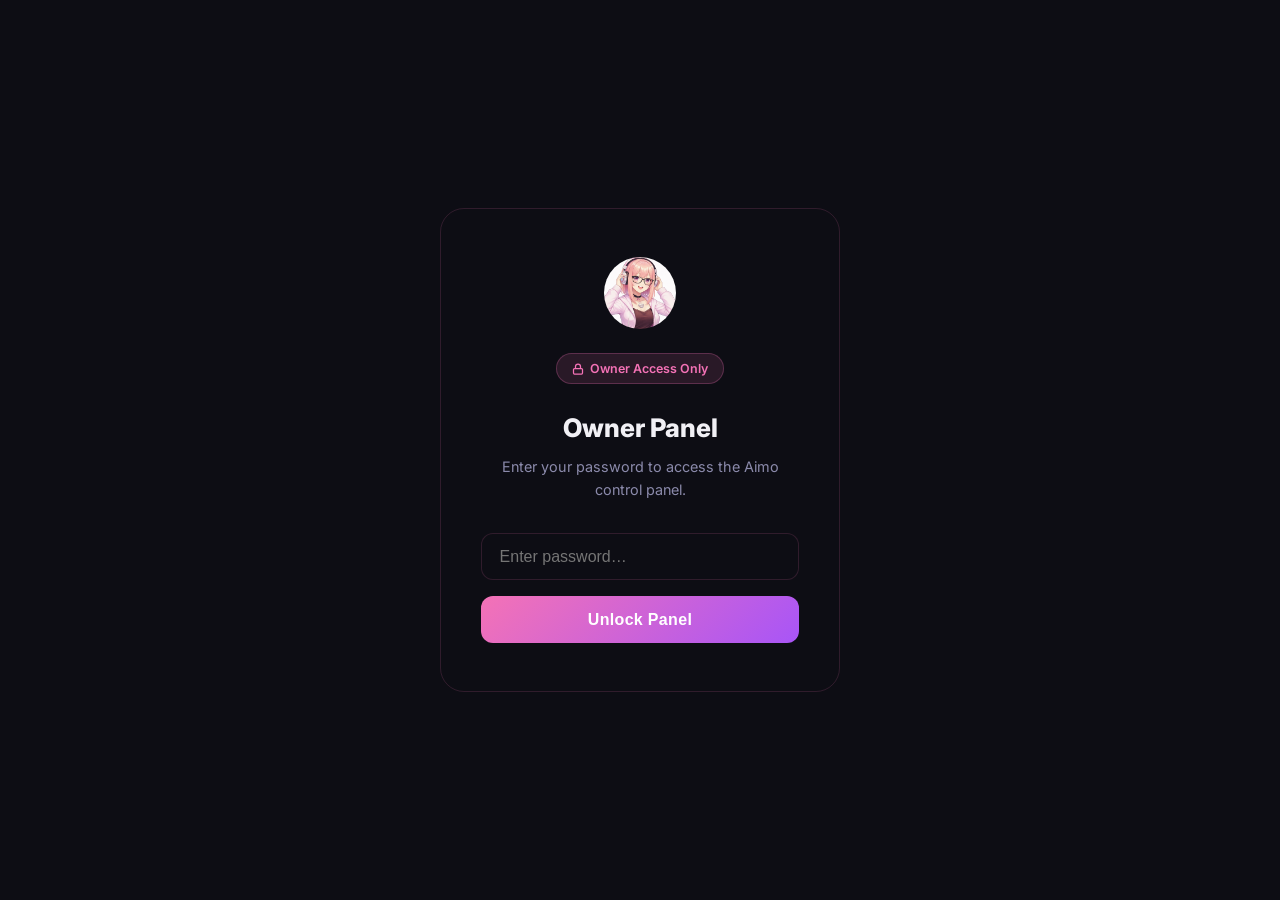
<file: owner (5) (5).html>
<!DOCTYPE html>
<html lang="en">
<head>
  <meta charset="UTF-8" />
  <meta name="viewport" content="width=device-width, initial-scale=1.0" />
  <title>Owner Panel — Aimo</title>
  <link rel="icon" type="image/png" sizes="32x32" href="aimo-logo.png" />
  <link rel="apple-touch-icon" sizes="180x180" href="aimo-logo.png" />
  <link rel="manifest" href="site.webmanifest" />
  <meta name="theme-color" content="#13111a" />
  <link rel="stylesheet" href="style.css" />
  <style>
    * { box-sizing: border-box; }
    body { min-height: 100vh; background: var(--bg); }

    /* ── LOGIN ── */
    .login-screen {
      min-height: 100vh; display: flex; align-items: center;
      justify-content: center; padding: 2rem;
    }
    .login-card {
      background: var(--surface); border: 1.5px solid var(--border);
      border-radius: 24px; padding: 3rem 2.5rem; width: 100%; max-width: 400px;
      text-align: center;
    }
    .login-logo { width: 72px; height: 72px; border-radius: 50%; margin: 0 auto 1.5rem; display: block; }
    .login-card h2 { font-size: 1.6rem; font-weight: 800; margin: 0 0 0.35rem; color: var(--text); }
    .login-card p  { color: var(--text-muted); font-size: 0.9rem; margin: 0 0 2rem; }
    .login-input {
      width: 100%; padding: 0.85rem 1.1rem; border-radius: 12px;
      background: var(--bg); border: 1.5px solid var(--border); color: var(--text);
      font-size: 1rem; outline: none; margin-bottom: 1rem;
      transition: border-color 0.2s;
    }
    .login-input:focus { border-color: var(--pink); }
    .login-btn {
      width: 100%; padding: 0.9rem; border-radius: 12px; border: none; cursor: pointer;
      background: var(--gradient); color: #fff; font-weight: 700; font-size: 1rem;
      transition: opacity 0.2s; letter-spacing: 0.02em;
    }
    .login-btn:hover { opacity: 0.85; }
    .login-error { margin-top: 0.75rem; color: #f87171; font-size: 0.85rem; display: none; }
    .login-badge {
      display: inline-flex; align-items: center; gap: 0.4rem;
      background: rgba(244,114,182,0.12); border: 1px solid rgba(244,114,182,0.25);
      color: var(--pink); border-radius: 100px; padding: 0.3rem 0.9rem;
      font-size: 0.78rem; font-weight: 600; margin-bottom: 1.5rem;
    }
    .login-badge svg { width: 12px; height: 12px; }

    /* ── PANEL LAYOUT ── */
    .panel-screen { display: none; min-height: 100vh; flex-direction: column; }
    .panel-topbar {
      background: var(--surface); border-bottom: 1.5px solid var(--border);
      padding: 0 2rem; height: 62px; display: flex; align-items: center;
      justify-content: space-between; position: sticky; top: 0; z-index: 100;
    }
    .panel-topbar-brand { display: flex; align-items: center; gap: 0.75rem; }
    .panel-topbar-brand img { width: 34px; height: 34px; border-radius: 50%; }
    .panel-topbar-brand span { font-weight: 800; font-size: 1.05rem; color: var(--text); }
    .panel-topbar-brand .owner-tag {
      font-size: 0.72rem; background: var(--gradient-soft); color: var(--pink);
      border: 1px solid rgba(244,114,182,0.25); border-radius: 100px;
      padding: 0.2rem 0.65rem; font-weight: 600;
    }
    .topbar-right { display: flex; align-items: center; gap: 1rem; }
    .topbar-clock { font-size: 0.82rem; color: var(--text-muted); font-variant-numeric: tabular-nums; }
    .logout-btn {
      padding: 0.5rem 1.1rem; border-radius: 10px; border: 1.5px solid var(--border);
      background: transparent; color: var(--text-muted); cursor: pointer; font-size: 0.82rem;
      transition: border-color 0.2s, color 0.2s;
    }
    .logout-btn:hover { border-color: #f87171; color: #f87171; }

    .panel-body { padding: 2rem; max-width: 900px; margin: 0 auto; width: 100%; }

    /* ── LIVE STATS ── */
    .stats-grid {
      display: grid; grid-template-columns: repeat(4, 1fr);
      gap: 0.9rem; margin-bottom: 2rem;
    }
    .stat-card {
      background: var(--surface); border: 1.5px solid var(--border);
      border-radius: 14px; padding: 1.1rem; text-align: center;
    }
    .stat-card-val { font-size: 1.25rem; font-weight: 800; color: var(--text); line-height: 1.1; }
    .stat-card-lbl { font-size: 0.72rem; color: var(--text-muted); margin-top: 0.35rem; text-transform: uppercase; letter-spacing: 0.06em; }
    .stat-online  { color: #4ade80 !important; }
    .stat-offline { color: #f87171 !important; }

    /* ── SECTION HEADERS ── */
    .section-hdr {
      display: flex; align-items: center; justify-content: space-between;
      margin-bottom: 1rem; margin-top: 2rem;
    }
    .section-hdr:first-of-type { margin-top: 0; }
    .section-title {
      display: flex; align-items: center; gap: 0.5rem;
      font-size: 0.82rem; font-weight: 700; text-transform: uppercase;
      letter-spacing: 0.08em; color: var(--text-muted);
    }
    .section-title svg { width: 15px; height: 15px; stroke: var(--pink); }

    /* ── SERVICE CARDS ── */
    .svc-list { display: flex; flex-direction: column; gap: 0.55rem; }
    .svc-card {
      display: flex; align-items: center; justify-content: space-between;
      background: var(--surface); border: 1.5px solid var(--border);
      border-radius: 14px; padding: 0.9rem 1.1rem; gap: 1rem;
      transition: border-color 0.2s;
    }
    .svc-card.state-outage    { border-color: rgba(239,68,68,0.35); }
    .svc-card.state-degraded  { border-color: rgba(251,191,36,0.35); }
    .svc-card.state-operational { border-color: rgba(34,197,94,0.2); }
    .svc-left { display: flex; align-items: center; gap: 0.85rem; }
    .svc-icon {
      width: 36px; height: 36px; border-radius: 9px; flex-shrink: 0;
      background: var(--gradient-soft); display: flex; align-items: center; justify-content: center;
    }
    .svc-icon svg { width: 17px; height: 17px; stroke: var(--pink); color: var(--pink); }
    .svc-icon svg[fill="currentColor"] { fill: var(--pink); stroke: none; }
    .svc-name { font-weight: 600; font-size: 0.92rem; color: var(--text); }
    .svc-desc { font-size: 0.75rem; color: var(--text-muted); margin-top: 1px; }

    .svc-right { display: flex; align-items: center; gap: 0.75rem; }
    .svc-state-badge {
      font-size: 0.75rem; font-weight: 600; padding: 0.3rem 0.75rem;
      border-radius: 100px; border: 1px solid transparent; white-space: nowrap;
    }
    .badge-op   { background: rgba(34,197,94,0.12);  color: #4ade80; border-color: rgba(34,197,94,0.3); }
    .badge-down { background: rgba(239,68,68,0.12);  color: #f87171; border-color: rgba(239,68,68,0.3); }
    .badge-slow { background: rgba(251,191,36,0.12); color: #fbbf24; border-color: rgba(251,191,36,0.3); }
    .badge-auto { background: rgba(148,163,184,0.1); color: var(--text-muted); border-color: rgba(148,163,184,0.2); }

    /* ── TOGGLE SWITCH ── */
    .toggle-group { display: flex; gap: 0.3rem; }
    .tog {
      padding: 0.38rem 0.8rem; border-radius: 8px; border: 1.5px solid var(--border);
      background: transparent; color: var(--text-muted); cursor: pointer;
      font-size: 0.78rem; font-weight: 600; transition: all 0.15s; white-space: nowrap;
    }
    .tog:hover { border-color: var(--border-strong); color: var(--text); }
    .tog.sel-op   { background: rgba(34,197,94,0.15);  border-color: rgba(34,197,94,0.4);  color: #4ade80; }
    .tog.sel-slow { background: rgba(251,191,36,0.15); border-color: rgba(251,191,36,0.4); color: #fbbf24; }
    .tog.sel-auto { background: rgba(148,163,184,0.12); border-color: rgba(148,163,184,0.3); color: var(--text); }
    .tog.sel-down { background: rgba(239,68,68,0.15);  border-color: rgba(239,68,68,0.4);  color: #f87171; }

    /* ── MAINTENANCE / ANNOUNCEMENT ── */
    .option-card {
      background: var(--surface); border: 1.5px solid var(--border);
      border-radius: 14px; padding: 1.1rem 1.25rem; margin-bottom: 0.55rem;
    }
    .option-row { display: flex; align-items: center; justify-content: space-between; gap: 1rem; }
    .option-label { font-weight: 600; font-size: 0.92rem; color: var(--text); }
    .option-sub   { font-size: 0.76rem; color: var(--text-muted); margin-top: 2px; }
    .big-toggle {
      position: relative; width: 52px; height: 28px; flex-shrink: 0; cursor: pointer;
    }
    .big-toggle input { opacity: 0; width: 0; height: 0; position: absolute; }
    .big-toggle .track {
      position: absolute; inset: 0; border-radius: 100px;
      background: var(--border); transition: background 0.2s;
    }
    .big-toggle input:checked ~ .track { background: var(--gradient); }
    .big-toggle .thumb {
      position: absolute; top: 4px; left: 4px; width: 20px; height: 20px;
      background: #fff; border-radius: 50%; transition: left 0.2s; box-shadow: 0 1px 4px rgba(0,0,0,0.3);
    }
    .big-toggle input:checked ~ .thumb { left: 28px; }

    .ann-input {
      width: 100%; padding: 0.75rem 1rem; border-radius: 10px; margin-top: 1rem;
      background: var(--bg); border: 1.5px solid var(--border); color: var(--text);
      font-size: 0.9rem; outline: none; resize: vertical; min-height: 70px; font-family: inherit;
      transition: border-color 0.2s;
    }
    .ann-input:focus { border-color: var(--pink); }
    .ann-hint { font-size: 0.74rem; color: var(--text-muted); margin-top: 0.4rem; }

    /* ── SAVE BAR ── */
    .save-bar {
      position: sticky; bottom: 0; background: var(--surface);
      border-top: 1.5px solid var(--border); padding: 1rem 2rem;
      display: flex; align-items: center; justify-content: space-between; gap: 1rem;
    }
    .save-info { font-size: 0.82rem; color: var(--text-muted); }
    .save-right { display: flex; align-items: center; gap: 0.75rem; }
    .save-msg { font-size: 0.85rem; font-weight: 600; }
    .save-msg.ok  { color: #4ade80; }
    .save-msg.err { color: #f87171; }
    .save-btn {
      padding: 0.65rem 1.75rem; border-radius: 10px; border: none; cursor: pointer;
      background: var(--gradient); color: #fff; font-weight: 700; font-size: 0.9rem;
      transition: opacity 0.2s;
    }
    .save-btn:hover { opacity: 0.85; }
    .save-btn:disabled { opacity: 0.45; cursor: not-allowed; }

    /* ── QUICK ACTIONS ── */
    .quick-grid { display: grid; grid-template-columns: 1fr 1fr; gap: 0.55rem; }
    .quick-btn {
      padding: 0.75rem 1rem; border-radius: 12px; border: 1.5px solid var(--border);
      background: var(--surface); color: var(--text); cursor: pointer; font-size: 0.85rem;
      font-weight: 600; display: flex; align-items: center; gap: 0.6rem;
      transition: border-color 0.2s, background 0.2s;
    }
    .quick-btn:hover { border-color: var(--border-strong); }
    .quick-btn svg { width: 16px; height: 16px; stroke: var(--pink); flex-shrink: 0; }
    .quick-btn.danger:hover { border-color: rgba(239,68,68,0.5); color: #f87171; }
    .quick-btn.danger svg { stroke: #f87171; }
    .quick-btn.success:hover { border-color: rgba(34,197,94,0.5); color: #4ade80; }
    .quick-btn.success svg { stroke: #4ade80; }

    @media (max-width: 700px) {
      .stats-grid { grid-template-columns: 1fr 1fr; }
      .quick-grid { grid-template-columns: 1fr; }
      .panel-body { padding: 1.25rem; }
      .svc-card { flex-direction: column; align-items: flex-start; }
      .svc-right { align-self: stretch; justify-content: flex-end; }
      .panel-topbar { padding: 0 1.25rem; }
      .save-bar { padding: 0.9rem 1.25rem; flex-direction: column; align-items: stretch; }
      .save-right { justify-content: flex-end; }
    }
  </style>
</head>
<body>

<!-- ── LOGIN ─────────────────────────────────────────────── -->
<div class="login-screen" id="loginScreen">
  <div class="login-card">
    <img src="aimo-logo.png" alt="Aimo" class="login-logo" />
    <div class="login-badge">
      <svg viewBox="0 0 24 24" fill="none" stroke="currentColor" stroke-width="2.5"><rect x="3" y="11" width="18" height="11" rx="2" ry="2"/><path d="M7 11V7a5 5 0 0 1 10 0v4"/></svg>
      Owner Access Only
    </div>
    <h2>Owner Panel</h2>
    <p>Enter your password to access the Aimo control panel.</p>
    <input type="password" class="login-input" id="passInput" placeholder="Enter password…" autocomplete="current-password" />
    <button class="login-btn" id="loginBtn">Unlock Panel</button>
    <div class="login-error" id="loginError">❌ Incorrect password. Try again.</div>
  </div>
</div>

<!-- ── PANEL ──────────────────────────────────────────────── -->
<div class="panel-screen" id="panelScreen">
  <div class="panel-topbar">
    <div class="panel-topbar-brand">
      <img src="aimo-logo.png" alt="Aimo" />
      <span>Aimo</span>
      <span class="owner-tag">Owner Panel</span>
    </div>
    <div class="topbar-right">
      <span class="topbar-clock" id="topClock">—</span>
      <a href="status.html" target="_blank" style="font-size:0.82rem;color:var(--text-muted);text-decoration:none;padding:0.45rem 0.9rem;border:1.5px solid var(--border);border-radius:9px;">View Status Page ↗</a>
      <button class="logout-btn" id="logoutBtn">Logout</button>
    </div>
  </div>

  <div class="panel-body">

    <!-- Live Stats -->
    <div class="section-hdr" style="margin-top:0;">
      <div class="section-title">
        <svg viewBox="0 0 24 24" fill="none" stroke="currentColor" stroke-width="2"><path d="M22 12h-4l-3 9L9 3l-3 9H2"/></svg>
        Live Lavalink Stats
      </div>
      <span style="font-size:0.75rem;color:var(--text-muted);">Updates every 30s</span>
    </div>
    <div class="stats-grid">
      <div class="stat-card"><div class="stat-card-val" id="sv-status">—</div><div class="stat-card-lbl">Status</div></div>
      <div class="stat-card"><div class="stat-card-val" id="sv-uptime">—</div><div class="stat-card-lbl">Uptime</div></div>
      <div class="stat-card"><div class="stat-card-val" id="sv-players">—</div><div class="stat-card-lbl">Active Players</div></div>
      <div class="stat-card"><div class="stat-card-val" id="sv-playing">—</div><div class="stat-card-lbl">Now Playing</div></div>
    </div>

    <!-- Quick Actions -->
    <div class="section-hdr">
      <div class="section-title">
        <svg viewBox="0 0 24 24" fill="none" stroke="currentColor" stroke-width="2"><polygon points="13 2 3 14 12 14 11 22 21 10 12 10 13 2"/></svg>
        Quick Actions
      </div>
    </div>
    <div class="quick-grid">
      <button class="quick-btn success" onclick="setAllServices('operational')">
        <svg viewBox="0 0 24 24" fill="none" stroke="currentColor" stroke-width="2"><path d="M20 6L9 17l-5-5"/></svg>
        Set All Operational
      </button>
      <button class="quick-btn danger" onclick="setAllServices('outage')">
        <svg viewBox="0 0 24 24" fill="none" stroke="currentColor" stroke-width="2"><circle cx="12" cy="12" r="10"/><line x1="15" y1="9" x2="9" y2="15"/><line x1="9" y1="9" x2="15" y2="15"/></svg>
        Set All Down
      </button>
      <button class="quick-btn" style="border-color:rgba(251,191,36,0.35);color:#fbbf24;" onclick="setAllServices('degraded')">
        <svg viewBox="0 0 24 24" fill="none" stroke="currentColor" stroke-width="2"><path d="M13 2L3 14h9l-1 8 10-12h-9l1-8z"/></svg>
        Set All Slow
      </button>
      <button class="quick-btn" id="refreshStatsBtn">
        <svg viewBox="0 0 24 24" fill="none" stroke="currentColor" stroke-width="2"><polyline points="23 4 23 10 17 10"/><polyline points="1 20 1 14 7 14"/><path d="M3.51 9a9 9 0 0 1 14.85-3.36L23 10M1 14l4.64 4.36A9 9 0 0 0 20.49 15"/></svg>
        Refresh Stats Now
      </button>
    </div>

    <!-- Maintenance & Announcements -->
    <div class="section-hdr">
      <div class="section-title">
        <svg viewBox="0 0 24 24" fill="none" stroke="currentColor" stroke-width="2"><path d="M10.29 3.86L1.82 18a2 2 0 0 0 1.71 3h16.94a2 2 0 0 0 1.71-3L13.71 3.86a2 2 0 0 0-3.42 0z"/><line x1="12" y1="9" x2="12" y2="13"/><line x1="12" y1="17" x2="12.01" y2="17"/></svg>
        Alerts & Maintenance
      </div>
    </div>

    <div class="option-card">
      <div class="option-row">
        <div>
          <div class="option-label">Maintenance Mode</div>
          <div class="option-sub">Shows a red maintenance banner on the public status page and marks all services as degraded.</div>
        </div>
        <label class="big-toggle">
          <input type="checkbox" id="maintenanceToggle" />
          <span class="track"></span>
          <span class="thumb"></span>
        </label>
      </div>
    </div>

    <div class="option-card">
      <div class="option-label">Announcement Banner</div>
      <div class="option-sub">Shown as a yellow alert on the public status page. Leave blank to hide.</div>
      <textarea class="ann-input" id="announcementInput" placeholder="e.g. Scheduled maintenance tonight at 22:00 UTC. Expect brief downtime." maxlength="300"></textarea>
      <div class="ann-hint" id="annCharCount">0 / 300 characters</div>
    </div>

    <!-- Service Status -->
    <div class="section-hdr">
      <div class="section-title">
        <svg viewBox="0 0 24 24" fill="none" stroke="currentColor" stroke-width="2"><path d="M21 16V8a2 2 0 0 0-1-1.73l-7-4a2 2 0 0 0-2 0l-7 4A2 2 0 0 0 3 8v8a2 2 0 0 0 1 1.73l7 4a2 2 0 0 0 2 0l7-4A2 2 0 0 0 21 16z"/></svg>
        Service Overrides
      </div>
      <span style="font-size:0.74rem;color:var(--text-muted);">Auto = follows Lavalink · Override = forced</span>
    </div>
    <div class="svc-list" id="svcList"></div>

  </div>

  <!-- Sticky save bar -->
  <div class="save-bar">
    <div class="save-info">Changes apply to the public status page within ~10 seconds after saving.</div>
    <div class="save-right">
      <span class="save-msg" id="saveMsg"></span>
      <button class="save-btn" id="saveBtn">Save Changes</button>
    </div>
  </div>
</div>

<script>
const SERVICES = [
  { key: 'bot',       name: 'Discord Bot',           desc: 'Core bot connection and command processing',      icon: `<svg viewBox="0 0 24 24" fill="currentColor"><path d="M20.317 4.37a19.791 19.791 0 0 0-4.885-1.515.074.074 0 0 0-.079.037c-.21.375-.444.864-.608 1.25a18.27 18.27 0 0 0-5.487 0 12.64 12.64 0 0 0-.617-1.25.077.077 0 0 0-.079-.037A19.736 19.736 0 0 0 3.677 4.37a.07.07 0 0 0-.032.027C.533 9.046-.32 13.58.099 18.057.1 18.073.11 18.09.12 18.1a19.9 19.9 0 0 0 5.993 3.03.078.078 0 0 0 .084-.028 12.46 12.46 0 0 0 1.226-1.994.076.076 0 0 0-.041-.106 13.107 13.107 0 0 1-1.872-.892.077.077 0 0 1-.008-.128c.126-.094.252-.192.372-.292a.074.074 0 0 1 .077-.01c3.928 1.793 8.18 1.793 12.062 0a.074.074 0 0 1 .078.01c.12.1.246.198.373.292a.077.077 0 0 1-.006.127c-.598.35-1.22.645-1.873.892a.077.077 0 0 0-.041.107c.36.698.772 1.362 1.225 1.993a.076.076 0 0 0 .084.028 19.839 19.839 0 0 0 6.002-3.03.077.077 0 0 0 .032-.054c.5-5.177-.838-9.674-3.549-13.66a.061.061 0 0 0-.031-.03z"/></svg>` },
  { key: 'lavalink',  name: 'Lavalink / Music',       desc: 'Audio streaming — YouTube, Spotify, SoundCloud', icon: `<svg viewBox="0 0 24 24" fill="none" stroke="currentColor" stroke-width="2"><path d="M9 18V5l12-2v13"/><circle cx="6" cy="18" r="3"/><circle cx="18" cy="16" r="3"/></svg>` },
  { key: 'commands',  name: 'Slash Commands',         desc: 'All bot slash commands and interactions',        icon: `<svg viewBox="0 0 24 24" fill="none" stroke="currentColor" stroke-width="2"><polyline points="16 18 22 12 16 6"/><polyline points="8 6 2 12 8 18"/></svg>` },
  { key: 'playlists', name: 'Playlists & Favourites', desc: 'Playlist creation, management, and saving',      icon: `<svg viewBox="0 0 24 24" fill="none" stroke="currentColor" stroke-width="2"><line x1="8" y1="6" x2="21" y2="6"/><line x1="8" y1="12" x2="21" y2="12"/><line x1="8" y1="18" x2="21" y2="18"/><line x1="3" y1="6" x2="3.01" y2="6"/><line x1="3" y1="12" x2="3.01" y2="12"/><line x1="3" y1="18" x2="3.01" y2="18"/></svg>` },
  { key: 'spotify',   name: 'Spotify Integration',    desc: 'Spotify login, profile, and playlist import',   icon: `<svg viewBox="0 0 24 24" fill="none" stroke="currentColor" stroke-width="2"><circle cx="12" cy="12" r="10"/><path d="M8 11.5a7 7 0 0 1 8 0"/><path d="M9.5 14.5a4.5 4.5 0 0 1 5 0"/><circle cx="12" cy="17" r="1" fill="currentColor" stroke="none"/></svg>` },
  { key: 'ai',        name: 'AI Assistant',           desc: 'AI chat, song recommendations, and trivia',     icon: `<svg viewBox="0 0 24 24" fill="none" stroke="currentColor" stroke-width="2"><path d="M12 2a4 4 0 0 1 4 4v1h1a3 3 0 0 1 3 3v7a3 3 0 0 1-3 3H7a3 3 0 0 1-3-3v-7a3 3 0 0 1 3-3h1V6a4 4 0 0 1 4-4z"/><circle cx="9" cy="13" r="1" fill="currentColor" stroke="none"/><circle cx="15" cy="13" r="1" fill="currentColor" stroke="none"/></svg>` },
  { key: 'website',   name: 'Website',                desc: 'This website and all its pages',                icon: `<svg viewBox="0 0 24 24" fill="none" stroke="currentColor" stroke-width="2"><circle cx="12" cy="12" r="10"/><line x1="2" y1="12" x2="22" y2="12"/><path d="M12 2a15.3 15.3 0 0 1 4 10 15.3 15.3 0 0 1-4 10 15.3 15.3 0 0 1-4-10 15.3 15.3 0 0 1 4-10z"/></svg>` },
  { key: 'support',   name: 'Support Server',         desc: 'Discord support server',                        icon: `<svg viewBox="0 0 24 24" fill="currentColor"><path d="M20.317 4.37a19.791 19.791 0 0 0-4.885-1.515.074.074 0 0 0-.079.037c-.21.375-.444.864-.608 1.25a18.27 18.27 0 0 0-5.487 0 12.64 12.64 0 0 0-.617-1.25.077.077 0 0 0-.079-.037A19.736 19.736 0 0 0 3.677 4.37a.07.07 0 0 0-.032.027C.533 9.046-.32 13.58.099 18.057.1 18.073.11 18.09.12 18.1a19.9 19.9 0 0 0 5.993 3.03.078.078 0 0 0 .084-.028 12.46 12.46 0 0 0 1.226-1.994.076.076 0 0 0-.041-.106 13.107 13.107 0 0 1-1.872-.892.077.077 0 0 1-.008-.128c.126-.094.252-.192.372-.292a.074.074 0 0 1 .077-.01c3.928 1.793 8.18 1.793 12.062 0a.074.074 0 0 1 .078.01c.12.1.246.198.373.292a.077.077 0 0 1-.006.127c-.598.35-1.22.645-1.873.892a.077.077 0 0 0-.041.107c.36.698.772 1.362 1.225 1.993a.076.076 0 0 0 .084.028 19.839 19.839 0 0 0 6.002-3.03.077.077 0 0 0 .032-.054c.5-5.177-.838-9.674-3.549-13.66a.061.061 0 0 0-.031-.03z"/></svg>` }
];

const OWNER_PASS = 'Aimo@7392';

const DEFAULT_STATES = {
  bot: 'operational', lavalink: 'operational', commands: 'operational',
  playlists: 'operational', spotify: 'operational', ai: 'operational',
  website: 'operational', support: 'operational',
  maintenance: false, announcement: ''
};

let currentStates = {};

function updateClock() {
  document.getElementById('topClock').textContent =
    new Date().toLocaleTimeString([], { hour: '2-digit', minute: '2-digit', second: '2-digit' });
}
setInterval(updateClock, 1000);
updateClock();

// ── Login ─────────────────────────────────────────────────────
function doLogin() {
  const pw = document.getElementById('passInput').value.trim();
  if (!pw) return;
  if (pw !== OWNER_PASS) {
    document.getElementById('loginError').style.display = 'block';
    document.getElementById('passInput').value = '';
    return;
  }
  document.getElementById('loginError').style.display = 'none';
  document.getElementById('loginScreen').style.display = 'none';
  const panel = document.getElementById('panelScreen');
  panel.style.display = 'flex';
  panel.style.flexDirection = 'column';
  loadStates();
  refreshLavalinkStats();
}
document.getElementById('passInput').addEventListener('keydown', e => { if (e.key === 'Enter') doLogin(); });
document.getElementById('loginBtn').addEventListener('click', doLogin);
document.getElementById('logoutBtn').addEventListener('click', () => {
  currentStates = {};
  document.getElementById('loginScreen').style.display = 'flex';
  document.getElementById('panelScreen').style.display = 'none';
  document.getElementById('passInput').value = '';
});

// ── Load states from server API ───────────────────────────────
async function loadStates() {
  try {
    const r = await fetch('/api/service-states');
    if (r.ok) {
      const data = await r.json();
      currentStates = { ...DEFAULT_STATES, ...data };
    } else {
      currentStates = { ...DEFAULT_STATES };
    }
  } catch {
    currentStates = { ...DEFAULT_STATES };
  }
  renderServices();
  document.getElementById('maintenanceToggle').checked = !!currentStates.maintenance;
  document.getElementById('announcementInput').value = currentStates.announcement || '';
  updateCharCount();
}

async function refreshLavalinkStats() {
  try {
    const r = await fetch('/api/lavalink-stats');
    if (r.ok) {
      const lv = await r.json();
      const statusEl = document.getElementById('sv-status');
      statusEl.textContent = lv.online ? 'Online' : 'Offline';
      statusEl.className = 'stat-card-val ' + (lv.online ? 'stat-online' : 'stat-offline');
      document.getElementById('sv-uptime').textContent  = lv.uptime != null ? fmtMs(lv.uptime) : '—';
      document.getElementById('sv-players').textContent = lv.players != null ? lv.players : '—';
      document.getElementById('sv-playing').textContent = lv.playingPlayers != null ? lv.playingPlayers : '—';
    }
  } catch {}
}
function fmtMs(ms) {
  if (!ms) return '—';
  const t = Math.floor(ms / 1000);
  const d = Math.floor(t / 86400), h = Math.floor((t % 86400) / 3600), m = Math.floor((t % 3600) / 60);
  if (d > 0) return `${d}d ${h}h ${m}m`;
  if (h > 0) return `${h}h ${m}m`;
  return `${m}m`;
}
document.getElementById('refreshStatsBtn').addEventListener('click', refreshLavalinkStats);

// ── Render service cards ──────────────────────────────────────
function renderServices() {
  const list = document.getElementById('svcList');
  list.innerHTML = '';
  for (const svc of SERVICES) {
    const val = currentStates[svc.key] || 'auto';
    const card = document.createElement('div');
    card.className = `svc-card state-${val}`;
    card.id = `card-${svc.key}`;
    const badgeCls = val === 'operational' ? 'badge-op' : val === 'outage' ? 'badge-down' : val === 'degraded' ? 'badge-slow' : 'badge-auto';
    const badgeTxt = val === 'operational' ? 'Operational' : val === 'outage' ? 'Down' : val === 'degraded' ? 'Slow' : 'Auto';
    card.innerHTML = `
      <div class="svc-left">
        <div class="svc-icon">${svc.icon}</div>
        <div>
          <div class="svc-name">${svc.name}</div>
          <div class="svc-desc">${svc.desc}</div>
        </div>
      </div>
      <div class="svc-right">
        <div class="svc-state-badge ${badgeCls}" id="badge-${svc.key}">${badgeTxt}</div>
        <div class="toggle-group">
          <button class="tog ${val === 'operational' ? 'sel-op'   : ''}" data-key="${svc.key}" data-val="operational">✓ Operational</button>
          <button class="tog ${val === 'degraded'   ? 'sel-slow' : ''}" data-key="${svc.key}" data-val="degraded">⚡ Slow</button>
          <button class="tog ${val === 'outage'     ? 'sel-down' : ''}" data-key="${svc.key}" data-val="outage">✕ Down</button>
        </div>
      </div>`;
    list.appendChild(card);
  }

  list.addEventListener('click', e => {
    const btn = e.target.closest('[data-val]');
    if (!btn) return;
    const key = btn.dataset.key, val = btn.dataset.val;
    currentStates[key] = val;
    const card  = document.getElementById(`card-${key}`);
    const badge = document.getElementById(`badge-${key}`);
    card.className = `svc-card state-${val}`;
    badge.className = `svc-state-badge ${val === 'operational' ? 'badge-op' : val === 'outage' ? 'badge-down' : val === 'degraded' ? 'badge-slow' : 'badge-auto'}`;
    badge.textContent = val === 'operational' ? 'Operational' : val === 'outage' ? 'Down' : val === 'degraded' ? 'Slow' : 'Auto';
    card.querySelectorAll('.tog').forEach(b => {
      const selCls = b.dataset.val === 'operational' ? 'sel-op' : b.dataset.val === 'degraded' ? 'sel-slow' : 'sel-down';
      b.className = `tog ${b.dataset.val === val ? selCls : ''}`;
    });
  }, { capture: false });
}

function setAllServices(val) {
  for (const svc of SERVICES) { currentStates[svc.key] = val; }
  renderServices();
}

// ── Announcement char counter ─────────────────────────────────
function updateCharCount() {
  const v = document.getElementById('announcementInput').value.length;
  document.getElementById('annCharCount').textContent = `${v} / 300 characters`;
}
document.getElementById('announcementInput').addEventListener('input', updateCharCount);

// ── Save via server API ───────────────────────────────────────
document.getElementById('saveBtn').addEventListener('click', async () => {
  const saveBtn = document.getElementById('saveBtn');
  const saveMsg = document.getElementById('saveMsg');
  saveBtn.disabled = true;
  saveMsg.textContent = 'Saving…';
  saveMsg.className = 'save-msg';

  try {
    const payload = {
      ...currentStates,
      maintenance:  document.getElementById('maintenanceToggle').checked,
      announcement: document.getElementById('announcementInput').value.trim()
    };
    const r = await fetch('/api/service-states', {
      method: 'POST',
      headers: { 'Content-Type': 'application/json' },
      body: JSON.stringify({ password: OWNER_PASS, states: payload })
    });
    if (r.ok) {
      const data = await r.json();
      currentStates = data.states || payload;
      saveMsg.textContent = '✓ Saved! Status page now reflects changes for all users.';
      saveMsg.className = 'save-msg ok';
    } else {
      const err = await r.json().catch(() => ({}));
      saveMsg.textContent = '✕ ' + (err.error || 'Could not save. Try again.');
      saveMsg.className = 'save-msg err';
    }
  } catch {
    saveMsg.textContent = '✕ Network error. Try again.';
    saveMsg.className = 'save-msg err';
  }
  saveBtn.disabled = false;
  setTimeout(() => { saveMsg.textContent = ''; saveMsg.className = 'save-msg'; }, 5000);
});
</script>
</body>
</html>
</file>
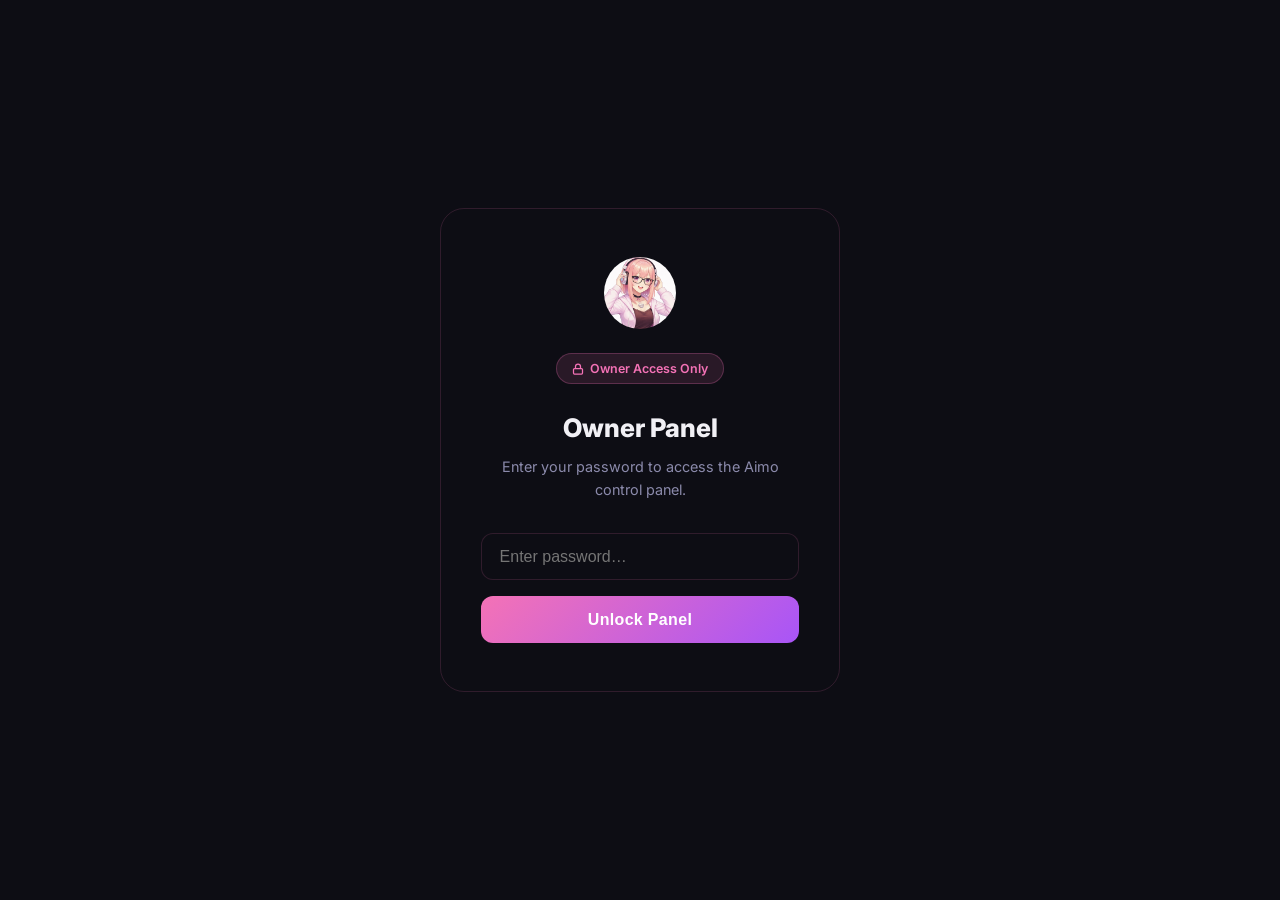
<file: owner (5) (6).html>
<!DOCTYPE html>
<html lang="en">
<head>
  <meta charset="UTF-8" />
  <meta name="viewport" content="width=device-width, initial-scale=1.0" />
  <title>Owner Panel — Aimo</title>
  <link rel="icon" type="image/png" sizes="32x32" href="aimo-logo.png" />
  <link rel="apple-touch-icon" sizes="180x180" href="aimo-logo.png" />
  <link rel="manifest" href="site.webmanifest" />
  <meta name="theme-color" content="#13111a" />
  <link rel="stylesheet" href="style.css" />
  <style>
    * { box-sizing: border-box; }
    body { min-height: 100vh; background: var(--bg); }

    /* ── LOGIN ── */
    .login-screen {
      min-height: 100vh; display: flex; align-items: center;
      justify-content: center; padding: 2rem;
    }
    .login-card {
      background: var(--surface); border: 1.5px solid var(--border);
      border-radius: 24px; padding: 3rem 2.5rem; width: 100%; max-width: 400px;
      text-align: center;
    }
    .login-logo { width: 72px; height: 72px; border-radius: 50%; margin: 0 auto 1.5rem; display: block; }
    .login-card h2 { font-size: 1.6rem; font-weight: 800; margin: 0 0 0.35rem; color: var(--text); }
    .login-card p  { color: var(--text-muted); font-size: 0.9rem; margin: 0 0 2rem; }
    .login-input {
      width: 100%; padding: 0.85rem 1.1rem; border-radius: 12px;
      background: var(--bg); border: 1.5px solid var(--border); color: var(--text);
      font-size: 1rem; outline: none; margin-bottom: 1rem; transition: border-color 0.2s;
    }
    .login-input:focus { border-color: var(--pink); }
    .login-btn {
      width: 100%; padding: 0.9rem; border-radius: 12px; border: none; cursor: pointer;
      background: var(--gradient); color: #fff; font-weight: 700; font-size: 1rem;
      transition: opacity 0.2s; letter-spacing: 0.02em;
    }
    .login-btn:hover { opacity: 0.85; }
    .login-error { margin-top: 0.75rem; color: #f87171; font-size: 0.85rem; display: none; }
    .login-badge {
      display: inline-flex; align-items: center; gap: 0.4rem;
      background: rgba(244,114,182,0.12); border: 1px solid rgba(244,114,182,0.25);
      color: var(--pink); border-radius: 100px; padding: 0.3rem 0.9rem;
      font-size: 0.78rem; font-weight: 600; margin-bottom: 1.5rem;
    }
    .login-badge svg { width: 12px; height: 12px; }

    /* ── PANEL LAYOUT ── */
    .panel-screen { display: none; min-height: 100vh; flex-direction: column; }
    .panel-topbar {
      background: var(--surface); border-bottom: 1.5px solid var(--border);
      padding: 0 2rem; height: 62px; display: flex; align-items: center;
      justify-content: space-between; position: sticky; top: 0; z-index: 100;
    }
    .panel-topbar-brand { display: flex; align-items: center; gap: 0.75rem; }
    .panel-topbar-brand img { width: 34px; height: 34px; border-radius: 50%; }
    .panel-topbar-brand span { font-weight: 800; font-size: 1.05rem; color: var(--text); }
    .panel-topbar-brand .owner-tag {
      font-size: 0.72rem; background: var(--gradient-soft); color: var(--pink);
      border: 1px solid rgba(244,114,182,0.25); border-radius: 100px;
      padding: 0.2rem 0.65rem; font-weight: 600;
    }
    .topbar-right { display: flex; align-items: center; gap: 0.75rem; }
    .topbar-clock { font-size: 0.82rem; color: var(--text-muted); font-variant-numeric: tabular-nums; }
    .topbar-link {
      font-size: 0.82rem; color: var(--text-muted); text-decoration: none;
      padding: 0.45rem 0.9rem; border: 1.5px solid var(--border); border-radius: 9px;
      transition: border-color 0.2s, color 0.2s;
    }
    .topbar-link:hover { border-color: var(--border-strong); color: var(--text); }
    .logout-btn {
      padding: 0.5rem 1.1rem; border-radius: 10px; border: 1.5px solid var(--border);
      background: transparent; color: var(--text-muted); cursor: pointer; font-size: 0.82rem;
      transition: border-color 0.2s, color 0.2s;
    }
    .logout-btn:hover { border-color: #f87171; color: #f87171; }

    .panel-body { padding: 2rem; max-width: 960px; margin: 0 auto; width: 100%; }

    /* ── STATUS SUMMARY CARDS ── */
    .summary-grid {
      display: grid; grid-template-columns: repeat(5, 1fr);
      gap: 0.75rem; margin-bottom: 2rem;
    }
    .sum-card {
      background: var(--surface); border: 1.5px solid var(--border);
      border-radius: 14px; padding: 1rem 0.9rem; text-align: center;
      transition: border-color 0.2s;
    }
    .sum-card.lv-online  { border-color: rgba(34,197,94,0.35); }
    .sum-card.lv-offline { border-color: rgba(239,68,68,0.35); }
    .sum-val { font-size: 1.6rem; font-weight: 800; line-height: 1; }
    .sum-lbl { font-size: 0.68rem; color: var(--text-muted); margin-top: 0.3rem; text-transform: uppercase; letter-spacing: 0.07em; }
    .col-green  { color: #4ade80; }
    .col-yellow { color: #fbbf24; }
    .col-red    { color: #f87171; }
    .col-blue   { color: #60a5fa; }
    .col-muted  { color: var(--text-muted); }

    /* ── SECTION HEADERS ── */
    .section-hdr {
      display: flex; align-items: center; justify-content: space-between;
      margin-bottom: 1rem; margin-top: 2rem;
    }
    .section-hdr:first-of-type { margin-top: 0; }
    .section-title {
      display: flex; align-items: center; gap: 0.5rem;
      font-size: 0.82rem; font-weight: 700; text-transform: uppercase;
      letter-spacing: 0.08em; color: var(--text-muted);
    }
    .section-title svg { width: 15px; height: 15px; stroke: var(--pink); }

    /* ── SERVICE CARDS ── */
    .svc-list { display: flex; flex-direction: column; gap: 0.55rem; }
    .svc-card {
      display: flex; align-items: center; justify-content: space-between;
      background: var(--surface); border: 1.5px solid var(--border);
      border-radius: 14px; padding: 0.9rem 1.1rem; gap: 1rem;
      transition: border-color 0.2s;
    }
    .svc-card.state-outage    { border-color: rgba(239,68,68,0.35); }
    .svc-card.state-degraded  { border-color: rgba(251,191,36,0.35); }
    .svc-card.state-operational { border-color: rgba(34,197,94,0.2); }
    .svc-left { display: flex; align-items: center; gap: 0.85rem; }
    .svc-icon {
      width: 36px; height: 36px; border-radius: 9px; flex-shrink: 0;
      background: var(--gradient-soft); display: flex; align-items: center; justify-content: center;
    }
    .svc-icon svg { width: 17px; height: 17px; stroke: var(--pink); color: var(--pink); }
    .svc-icon svg[fill="currentColor"] { fill: var(--pink); stroke: none; }
    .svc-name { font-weight: 600; font-size: 0.92rem; color: var(--text); }
    .svc-desc { font-size: 0.75rem; color: var(--text-muted); margin-top: 1px; }
    .svc-right { display: flex; align-items: center; gap: 0.75rem; }
    .svc-state-badge {
      font-size: 0.75rem; font-weight: 600; padding: 0.3rem 0.75rem;
      border-radius: 100px; border: 1px solid transparent; white-space: nowrap;
    }
    .badge-op   { background: rgba(34,197,94,0.12);  color: #4ade80; border-color: rgba(34,197,94,0.3); }
    .badge-down { background: rgba(239,68,68,0.12);  color: #f87171; border-color: rgba(239,68,68,0.3); }
    .badge-slow { background: rgba(251,191,36,0.12); color: #fbbf24; border-color: rgba(251,191,36,0.3); }

    /* ── TOGGLE SWITCH ── */
    .toggle-group { display: flex; gap: 0.3rem; }
    .tog {
      padding: 0.38rem 0.8rem; border-radius: 8px; border: 1.5px solid var(--border);
      background: transparent; color: var(--text-muted); cursor: pointer;
      font-size: 0.78rem; font-weight: 600; transition: all 0.15s; white-space: nowrap;
    }
    .tog:hover { border-color: var(--border-strong); color: var(--text); }
    .tog.sel-op   { background: rgba(34,197,94,0.15);  border-color: rgba(34,197,94,0.4);  color: #4ade80; }
    .tog.sel-slow { background: rgba(251,191,36,0.15); border-color: rgba(251,191,36,0.4); color: #fbbf24; }
    .tog.sel-down { background: rgba(239,68,68,0.15);  border-color: rgba(239,68,68,0.4);  color: #f87171; }

    /* ── MAINTENANCE / ANNOUNCEMENT ── */
    .option-card {
      background: var(--surface); border: 1.5px solid var(--border);
      border-radius: 14px; padding: 1.1rem 1.25rem; margin-bottom: 0.55rem;
    }
    .option-row { display: flex; align-items: center; justify-content: space-between; gap: 1rem; }
    .option-label { font-weight: 600; font-size: 0.92rem; color: var(--text); }
    .option-sub   { font-size: 0.76rem; color: var(--text-muted); margin-top: 2px; }
    .big-toggle {
      position: relative; width: 52px; height: 28px; flex-shrink: 0; cursor: pointer;
    }
    .big-toggle input { opacity: 0; width: 0; height: 0; position: absolute; }
    .big-toggle .track {
      position: absolute; inset: 0; border-radius: 100px;
      background: var(--border); transition: background 0.2s;
    }
    .big-toggle input:checked ~ .track { background: var(--gradient); }
    .big-toggle .thumb {
      position: absolute; top: 4px; left: 4px; width: 20px; height: 20px;
      background: #fff; border-radius: 50%; transition: left 0.2s; box-shadow: 0 1px 4px rgba(0,0,0,0.3);
    }
    .big-toggle input:checked ~ .thumb { left: 28px; }
    .ann-input {
      width: 100%; padding: 0.75rem 1rem; border-radius: 10px; margin-top: 1rem;
      background: var(--bg); border: 1.5px solid var(--border); color: var(--text);
      font-size: 0.9rem; outline: none; resize: vertical; min-height: 70px; font-family: inherit;
      transition: border-color 0.2s;
    }
    .ann-input:focus { border-color: var(--pink); }
    .ann-hint { font-size: 0.74rem; color: var(--text-muted); margin-top: 0.4rem; }

    /* ── QUICK ACTIONS ── */
    .quick-grid { display: grid; grid-template-columns: 1fr 1fr; gap: 0.55rem; }
    .quick-btn {
      padding: 0.75rem 1rem; border-radius: 12px; border: 1.5px solid var(--border);
      background: var(--surface); color: var(--text); cursor: pointer; font-size: 0.85rem;
      font-weight: 600; display: flex; align-items: center; gap: 0.6rem;
      transition: border-color 0.2s, background 0.2s;
    }
    .quick-btn:hover { border-color: var(--border-strong); }
    .quick-btn svg { width: 16px; height: 16px; stroke: var(--pink); flex-shrink: 0; }
    .quick-btn.danger:hover { border-color: rgba(239,68,68,0.5); color: #f87171; }
    .quick-btn.danger svg  { stroke: #f87171; }
    .quick-btn.success:hover { border-color: rgba(34,197,94,0.5); color: #4ade80; }
    .quick-btn.success svg { stroke: #4ade80; }
    .quick-btn.warn svg    { stroke: #fbbf24; }
    .quick-btn.warn:hover  { border-color: rgba(251,191,36,0.5); color: #fbbf24; }

    /* ── INCIDENT PRESETS ── */
    .preset-grid { display: grid; grid-template-columns: 1fr 1fr; gap: 0.55rem; }
    .preset-btn {
      padding: 0.85rem 1rem; border-radius: 12px; border: 1.5px solid var(--border);
      background: var(--surface); cursor: pointer; font-size: 0.82rem;
      font-weight: 600; display: flex; flex-direction: column; gap: 0.2rem;
      text-align: left; transition: border-color 0.2s, background 0.15s;
    }
    .preset-btn:hover { border-color: var(--pink); background: var(--gradient-soft); }
    .preset-btn-title { color: var(--text); font-size: 0.88rem; }
    .preset-btn-sub   { color: var(--text-muted); font-size: 0.75rem; font-weight: 400; }

    /* ── LAVALINK PANEL ── */
    .lv-panel {
      background: var(--surface); border: 1.5px solid var(--border);
      border-radius: 14px; padding: 1.1rem 1.25rem;
    }
    .lv-row { display: flex; align-items: center; gap: 1rem; flex-wrap: wrap; }
    .lv-dot {
      width: 10px; height: 10px; border-radius: 50%; flex-shrink: 0;
      background: var(--border);
    }
    .lv-dot.online  { background: #4ade80; box-shadow: 0 0 8px rgba(74,222,128,0.5); }
    .lv-dot.offline { background: #f87171; }
    .lv-label { font-weight: 700; font-size: 0.92rem; color: var(--text); }
    .lv-stats { display: flex; gap: 1.5rem; margin-left: auto; }
    .lv-stat  { text-align: center; }
    .lv-stat-val { font-size: 1.1rem; font-weight: 800; color: var(--text); }
    .lv-stat-key { font-size: 0.68rem; color: var(--text-muted); text-transform: uppercase; letter-spacing: 0.06em; margin-top: 2px; }
    .lv-refresh {
      margin-left: auto; padding: 0.35rem 0.8rem; border-radius: 8px;
      border: 1.5px solid var(--border); background: transparent;
      color: var(--text-muted); font-size: 0.78rem; cursor: pointer;
      transition: border-color 0.2s, color 0.2s;
    }
    .lv-refresh:hover { border-color: var(--border-strong); color: var(--text); }

    /* ── ACTIVITY LOG ── */
    .log-box {
      background: var(--bg); border: 1.5px solid var(--border);
      border-radius: 14px; padding: 0.9rem 1.1rem;
      max-height: 220px; overflow-y: auto; font-family: monospace;
    }
    .log-entry { font-size: 0.8rem; line-height: 1.7; border-bottom: 1px solid var(--border); padding: 0.2rem 0; }
    .log-entry:last-child { border-bottom: none; }
    .log-time  { color: var(--text-muted); margin-right: 0.5rem; }
    .log-text  { color: var(--text); }
    .log-empty { color: var(--text-muted); font-size: 0.82rem; font-style: italic; text-align: center; padding: 0.5rem 0; }

    /* ── SAVE BAR ── */
    .save-bar {
      position: sticky; bottom: 0; background: var(--surface);
      border-top: 1.5px solid var(--border); padding: 1rem 2rem;
      display: flex; align-items: center; justify-content: space-between; gap: 1rem;
    }
    .save-info { font-size: 0.82rem; color: var(--text-muted); }
    .save-right { display: flex; align-items: center; gap: 0.75rem; }
    .save-msg { font-size: 0.85rem; font-weight: 600; }
    .save-msg.ok  { color: #4ade80; }
    .save-msg.err { color: #f87171; }
    .save-btn {
      padding: 0.65rem 1.6rem; border-radius: 10px; border: none; cursor: pointer;
      background: var(--gradient); color: #fff; font-weight: 700; font-size: 0.9rem;
      transition: opacity 0.2s;
    }
    .save-btn:hover { opacity: 0.85; }
    .save-btn:disabled { opacity: 0.45; cursor: not-allowed; }
    .dl-btn {
      padding: 0.65rem 1.2rem; border-radius: 10px; border: 1.5px solid var(--border);
      background: transparent; color: var(--text-muted); cursor: pointer;
      font-weight: 600; font-size: 0.9rem; transition: border-color 0.2s, color 0.2s;
    }
    .dl-btn:hover { border-color: var(--border-strong); color: var(--text); }

    @media (max-width: 760px) {
      .summary-grid { grid-template-columns: repeat(3, 1fr); }
      .quick-grid, .preset-grid { grid-template-columns: 1fr; }
      .panel-body { padding: 1.25rem; }
      .svc-card { flex-direction: column; align-items: flex-start; }
      .svc-right { align-self: stretch; justify-content: flex-end; }
      .panel-topbar { padding: 0 1.25rem; }
      .topbar-clock, .topbar-link { display: none; }
      .save-bar { padding: 0.9rem 1.25rem; flex-direction: column; align-items: stretch; }
      .save-right { justify-content: flex-end; }
      .lv-stats { gap: 1rem; }
    }
  </style>
</head>
<body>

<!-- ── LOGIN ─────────────────────────────────────────────────── -->
<div class="login-screen" id="loginScreen">
  <div class="login-card">
    <img src="aimo-logo.png" alt="Aimo" class="login-logo" />
    <div class="login-badge">
      <svg viewBox="0 0 24 24" fill="none" stroke="currentColor" stroke-width="2.5"><rect x="3" y="11" width="18" height="11" rx="2" ry="2"/><path d="M7 11V7a5 5 0 0 1 10 0v4"/></svg>
      Owner Access Only
    </div>
    <h2>Owner Panel</h2>
    <p>Enter your password to access the Aimo control panel.</p>
    <input type="password" class="login-input" id="passInput" placeholder="Enter password…" autocomplete="current-password" />
    <button class="login-btn" id="loginBtn">Unlock Panel</button>
    <div class="login-error" id="loginError">Incorrect password. Try again.</div>
  </div>
</div>

<!-- ── PANEL ──────────────────────────────────────────────────── -->
<div class="panel-screen" id="panelScreen">
  <div class="panel-topbar">
    <div class="panel-topbar-brand">
      <img src="aimo-logo.png" alt="Aimo" />
      <span>Aimo</span>
      <span class="owner-tag">Owner Panel</span>
    </div>
    <div class="topbar-right">
      <span class="topbar-clock" id="topClock">—</span>
      <a href="status.html" target="_blank" class="topbar-link">View Status Page ↗</a>
      <button class="logout-btn" id="logoutBtn">Logout</button>
    </div>
  </div>

  <div class="panel-body">

    <!-- Status Summary Cards -->
    <div class="summary-grid">
      <div class="sum-card">
        <div class="sum-val col-green" id="sumOp">—</div>
        <div class="sum-lbl">Operational</div>
      </div>
      <div class="sum-card">
        <div class="sum-val col-yellow" id="sumDeg">—</div>
        <div class="sum-lbl">Degraded</div>
      </div>
      <div class="sum-card">
        <div class="sum-val col-red" id="sumDown">—</div>
        <div class="sum-lbl">Outage</div>
      </div>
      <div class="sum-card" id="lvCard">
        <div class="sum-val col-muted" id="sumPlayers">—</div>
        <div class="sum-lbl">Active Players</div>
      </div>
      <div class="sum-card" id="lvUptimeCard">
        <div class="sum-val col-blue" id="sumUptime">—</div>
        <div class="sum-lbl">Lavalink Uptime</div>
      </div>
    </div>

    <!-- Lavalink Live Panel -->
    <div class="section-hdr" style="margin-top:0;">
      <div class="section-title">
        <svg viewBox="0 0 24 24" fill="none" stroke="currentColor" stroke-width="2"><path d="M9 18V5l12-2v13"/><circle cx="6" cy="18" r="3"/><circle cx="18" cy="16" r="3"/></svg>
        Lavalink Status
      </div>
    </div>
    <div class="lv-panel" style="margin-bottom:0.55rem;">
      <div class="lv-row">
        <div class="lv-dot" id="lvDot"></div>
        <div class="lv-label" id="lvLabel">Checking…</div>
        <div class="lv-stats" id="lvStatsRow" style="display:none;">
          <div class="lv-stat"><div class="lv-stat-val" id="lvPlayers">—</div><div class="lv-stat-key">Players</div></div>
          <div class="lv-stat"><div class="lv-stat-val" id="lvPlaying">—</div><div class="lv-stat-key">Playing</div></div>
          <div class="lv-stat"><div class="lv-stat-val" id="lvUptime2">—</div><div class="lv-stat-key">Uptime</div></div>
        </div>
        <button class="lv-refresh" id="lvRefreshBtn">↻ Refresh</button>
      </div>
    </div>

    <!-- Quick Actions -->
    <div class="section-hdr">
      <div class="section-title">
        <svg viewBox="0 0 24 24" fill="none" stroke="currentColor" stroke-width="2"><polygon points="13 2 3 14 12 14 11 22 21 10 12 10 13 2"/></svg>
        Quick Actions
      </div>
    </div>
    <div class="quick-grid" style="margin-bottom:0.55rem;">
      <button class="quick-btn success" onclick="setAllServices('operational')">
        <svg viewBox="0 0 24 24" fill="none" stroke="currentColor" stroke-width="2"><path d="M20 6L9 17l-5-5"/></svg>
        Set All Operational
      </button>
      <button class="quick-btn danger" onclick="setAllServices('outage')">
        <svg viewBox="0 0 24 24" fill="none" stroke="currentColor" stroke-width="2"><circle cx="12" cy="12" r="10"/><line x1="15" y1="9" x2="9" y2="15"/><line x1="9" y1="9" x2="15" y2="15"/></svg>
        Set All Down
      </button>
      <button class="quick-btn warn" onclick="setAllServices('degraded')">
        <svg viewBox="0 0 24 24" fill="none" stroke="currentColor" stroke-width="2"><path d="M13 2L3 14h9l-1 8 10-12h-9l1-8z"/></svg>
        Set All Degraded
      </button>
      <button class="quick-btn" id="reloadJsonBtn">
        <svg viewBox="0 0 24 24" fill="none" stroke="currentColor" stroke-width="2"><polyline points="23 4 23 10 17 10"/><polyline points="1 20 1 14 7 14"/><path d="M3.51 9a9 9 0 0 1 14.85-3.36L23 10M1 14l4.64 4.36A9 9 0 0 0 20.49 15"/></svg>
        Reload from JSON
      </button>
    </div>

    <!-- Incident Presets -->
    <div class="section-hdr">
      <div class="section-title">
        <svg viewBox="0 0 24 24" fill="none" stroke="currentColor" stroke-width="2"><path d="M10.29 3.86L1.82 18a2 2 0 0 0 1.71 3h16.94a2 2 0 0 0 1.71-3L13.71 3.86a2 2 0 0 0-3.42 0z"/><line x1="12" y1="9" x2="12" y2="13"/><line x1="12" y1="17" x2="12.01" y2="17"/></svg>
        Incident Presets
      </div>
      <span style="font-size:0.74rem;color:var(--text-muted);">One click — applies status + announcement</span>
    </div>
    <div class="preset-grid">
      <button class="preset-btn" onclick="applyPreset('maintenance')">
        <span class="preset-btn-title">🔧 Scheduled Maintenance</span>
        <span class="preset-btn-sub">All degraded · maintenance mode on · sets announcement</span>
      </button>
      <button class="preset-btn" onclick="applyPreset('music_down')">
        <span class="preset-btn-title">🎵 Music Outage</span>
        <span class="preset-btn-sub">Lavalink + Bot → outage · rest operational</span>
      </button>
      <button class="preset-btn" onclick="applyPreset('partial')">
        <span class="preset-btn-title">⚡ Partial Degradation</span>
        <span class="preset-btn-sub">All degraded · maintenance off · sets announcement</span>
      </button>
      <button class="preset-btn" onclick="applyPreset('all_clear')">
        <span class="preset-btn-title">✅ All Clear</span>
        <span class="preset-btn-sub">All operational · clears maintenance + announcement</span>
      </button>
    </div>

    <!-- Alerts & Maintenance -->
    <div class="section-hdr">
      <div class="section-title">
        <svg viewBox="0 0 24 24" fill="none" stroke="currentColor" stroke-width="2"><circle cx="12" cy="12" r="10"/><line x1="12" y1="8" x2="12" y2="12"/><line x1="12" y1="16" x2="12.01" y2="16"/></svg>
        Alerts &amp; Maintenance
      </div>
    </div>

    <div class="option-card">
      <div class="option-row">
        <div>
          <div class="option-label">Maintenance Mode</div>
          <div class="option-sub">Shows a maintenance banner on the public status page.</div>
        </div>
        <label class="big-toggle">
          <input type="checkbox" id="maintenanceToggle" />
          <span class="track"></span>
          <span class="thumb"></span>
        </label>
      </div>
    </div>

    <div class="option-card">
      <div class="option-label">Announcement Banner</div>
      <div class="option-sub">Shown as a yellow alert on the public status page. Leave blank to hide.</div>
      <textarea class="ann-input" id="announcementInput" placeholder="e.g. Scheduled maintenance tonight at 22:00 UTC. Expect brief downtime." maxlength="300"></textarea>
      <div class="ann-hint" id="annCharCount">0 / 300 characters</div>
    </div>

    <!-- Service Status -->
    <div class="section-hdr">
      <div class="section-title">
        <svg viewBox="0 0 24 24" fill="none" stroke="currentColor" stroke-width="2"><path d="M21 16V8a2 2 0 0 0-1-1.73l-7-4a2 2 0 0 0-2 0l-7 4A2 2 0 0 0 3 8v8a2 2 0 0 0 1 1.73l7 4a2 2 0 0 0 2 0l7-4A2 2 0 0 0 21 16z"/></svg>
        Service Status
      </div>
    </div>
    <div class="svc-list" id="svcList"></div>

    <!-- Activity Log -->
    <div class="section-hdr">
      <div class="section-title">
        <svg viewBox="0 0 24 24" fill="none" stroke="currentColor" stroke-width="2"><polyline points="22 12 18 12 15 21 9 3 6 12 2 12"/></svg>
        Session Activity Log
      </div>
      <button class="lv-refresh" onclick="clearLog()">Clear</button>
    </div>
    <div class="log-box" id="logBox">
      <div class="log-empty" id="logEmpty">No changes yet this session.</div>
    </div>

  </div>

  <!-- Sticky save bar -->
  <div class="save-bar">
    <div class="save-info" id="saveInfo">Changes are not yet saved.</div>
    <div class="save-right">
      <span class="save-msg" id="saveMsg"></span>
      <button class="dl-btn" id="dlBtn">⬇ Download JSON</button>
      <button class="save-btn" id="saveBtn">💾 Save to Server</button>
    </div>
  </div>
</div>

<script>
const SERVICES = [
  { key: 'bot',       name: 'Discord Bot',           desc: 'Core bot connection and command processing',      icon: `<svg viewBox="0 0 24 24" fill="currentColor"><path d="M20.317 4.37a19.791 19.791 0 0 0-4.885-1.515.074.074 0 0 0-.079.037c-.21.375-.444.864-.608 1.25a18.27 18.27 0 0 0-5.487 0 12.64 12.64 0 0 0-.617-1.25.077.077 0 0 0-.079-.037A19.736 19.736 0 0 0 3.677 4.37a.07.07 0 0 0-.032.027C.533 9.046-.32 13.58.099 18.057.1 18.073.11 18.09.12 18.1a19.9 19.9 0 0 0 5.993 3.03.078.078 0 0 0 .084-.028 12.46 12.46 0 0 0 1.226-1.994.076.076 0 0 0-.041-.106 13.107 13.107 0 0 1-1.872-.892.077.077 0 0 1-.008-.128c.126-.094.252-.192.372-.292a.074.074 0 0 1 .077-.01c3.928 1.793 8.18 1.793 12.062 0a.074.074 0 0 1 .078.01c.12.1.246.198.373.292a.077.077 0 0 1-.006.127c-.598.35-1.22.645-1.873.892a.077.077 0 0 0-.041.107c.36.698.772 1.362 1.225 1.993a.076.076 0 0 0 .084.028 19.839 19.839 0 0 0 6.002-3.03.077.077 0 0 0 .032-.054c.5-5.177-.838-9.674-3.549-13.66a.061.061 0 0 0-.031-.03z"/></svg>` },
  { key: 'lavalink',  name: 'Lavalink / Music',       desc: 'Audio streaming — YouTube, Spotify, SoundCloud', icon: `<svg viewBox="0 0 24 24" fill="none" stroke="currentColor" stroke-width="2"><path d="M9 18V5l12-2v13"/><circle cx="6" cy="18" r="3"/><circle cx="18" cy="16" r="3"/></svg>` },
  { key: 'commands',  name: 'Slash Commands',         desc: 'All bot slash commands and interactions',        icon: `<svg viewBox="0 0 24 24" fill="none" stroke="currentColor" stroke-width="2"><polyline points="16 18 22 12 16 6"/><polyline points="8 6 2 12 8 18"/></svg>` },
  { key: 'playlists', name: 'Playlists & Favourites', desc: 'Playlist creation, management, and saving',      icon: `<svg viewBox="0 0 24 24" fill="none" stroke="currentColor" stroke-width="2"><line x1="8" y1="6" x2="21" y2="6"/><line x1="8" y1="12" x2="21" y2="12"/><line x1="8" y1="18" x2="21" y2="18"/><line x1="3" y1="6" x2="3.01" y2="6"/><line x1="3" y1="12" x2="3.01" y2="12"/><line x1="3" y1="18" x2="3.01" y2="18"/></svg>` },
  { key: 'spotify',   name: 'Spotify Integration',    desc: 'Spotify login, profile, and playlist import',   icon: `<svg viewBox="0 0 24 24" fill="none" stroke="currentColor" stroke-width="2"><circle cx="12" cy="12" r="10"/><path d="M8 11.5a7 7 0 0 1 8 0"/><path d="M9.5 14.5a4.5 4.5 0 0 1 5 0"/><circle cx="12" cy="17" r="1" fill="currentColor" stroke="none"/></svg>` },
  { key: 'ai',        name: 'AI Assistant',           desc: 'AI chat, song recommendations, and trivia',     icon: `<svg viewBox="0 0 24 24" fill="none" stroke="currentColor" stroke-width="2"><path d="M12 2a4 4 0 0 1 4 4v1h1a3 3 0 0 1 3 3v7a3 3 0 0 1-3 3H7a3 3 0 0 1-3-3v-7a3 3 0 0 1 3-3h1V6a4 4 0 0 1 4-4z"/><circle cx="9" cy="13" r="1" fill="currentColor" stroke="none"/><circle cx="15" cy="13" r="1" fill="currentColor" stroke="none"/></svg>` },
  { key: 'website',   name: 'Website',                desc: 'This website and all its pages',                icon: `<svg viewBox="0 0 24 24" fill="none" stroke="currentColor" stroke-width="2"><circle cx="12" cy="12" r="10"/><line x1="2" y1="12" x2="22" y2="12"/><path d="M12 2a15.3 15.3 0 0 1 4 10 15.3 15.3 0 0 1-4 10 15.3 15.3 0 0 1-4-10 15.3 15.3 0 0 1 4-10z"/></svg>` },
  { key: 'support',   name: 'Support Server',         desc: 'Discord support server availability',           icon: `<svg viewBox="0 0 24 24" fill="currentColor"><path d="M20.317 4.37a19.791 19.791 0 0 0-4.885-1.515.074.074 0 0 0-.079.037c-.21.375-.444.864-.608 1.25a18.27 18.27 0 0 0-5.487 0 12.64 12.64 0 0 0-.617-1.25.077.077 0 0 0-.079-.037A19.736 19.736 0 0 0 3.677 4.37a.07.07 0 0 0-.032.027C.533 9.046-.32 13.58.099 18.057.1 18.073.11 18.09.12 18.1a19.9 19.9 0 0 0 5.993 3.03.078.078 0 0 0 .084-.028 12.46 12.46 0 0 0 1.226-1.994.076.076 0 0 0-.041-.106 13.107 13.107 0 0 1-1.872-.892.077.077 0 0 1-.008-.128c.126-.094.252-.192.372-.292a.074.074 0 0 1 .077-.01c3.928 1.793 8.18 1.793 12.062 0a.074.074 0 0 1 .078.01c.12.1.246.198.373.292a.077.077 0 0 1-.006.127c-.598.35-1.22.645-1.873.892a.077.077 0 0 0-.041.107c.36.698.772 1.362 1.225 1.993a.076.076 0 0 0 .084.028 19.839 19.839 0 0 0 6.002-3.03.077.077 0 0 0 .032-.054c.5-5.177-.838-9.674-3.549-13.66a.061.061 0 0 0-.031-.03z"/></svg>` }
];

const OWNER_PASS = 'Aimo@7392';
const SVC_KEYS   = SERVICES.map(s => s.key);

const DEFAULT_STATES = {
  bot: 'operational', lavalink: 'operational', commands: 'operational',
  playlists: 'operational', spotify: 'operational', ai: 'operational',
  website: 'operational', support: 'operational',
  maintenance: false, announcement: ''
};

let currentStates = {};
let sessionLog = [];

// ── Clock ─────────────────────────────────────────────────────
function updateClock() {
  document.getElementById('topClock').textContent =
    new Date().toLocaleTimeString([], { hour: '2-digit', minute: '2-digit', second: '2-digit' });
}
setInterval(updateClock, 1000); updateClock();

// ── Activity Log ──────────────────────────────────────────────
function logEntry(text) {
  const time = new Date().toLocaleTimeString([], { hour: '2-digit', minute: '2-digit', second: '2-digit' });
  sessionLog.unshift({ time, text });
  if (sessionLog.length > 50) sessionLog.pop();
  renderLog();
}
function renderLog() {
  const box   = document.getElementById('logBox');
  const empty = document.getElementById('logEmpty');
  if (sessionLog.length === 0) { empty.style.display = ''; return; }
  empty.style.display = 'none';
  box.querySelectorAll('.log-entry').forEach(e => e.remove());
  for (const { time, text } of sessionLog) {
    const el = document.createElement('div');
    el.className = 'log-entry';
    el.innerHTML = `<span class="log-time">${time}</span><span class="log-text">${text}</span>`;
    box.appendChild(el);
  }
}
function clearLog() { sessionLog = []; renderLog(); }

// ── Summary Counts ────────────────────────────────────────────
function updateSummary() {
  let op = 0, deg = 0, down = 0;
  for (const k of SVC_KEYS) {
    const v = currentStates[k] || 'operational';
    if (v === 'operational') op++;
    else if (v === 'degraded') deg++;
    else if (v === 'outage')   down++;
  }
  document.getElementById('sumOp').textContent   = op;
  document.getElementById('sumDeg').textContent  = deg;
  document.getElementById('sumDown').textContent = down;
}

// ── Lavalink Stats ────────────────────────────────────────────
function fmtUptime(ms) {
  if (!ms) return '—';
  const s = Math.floor(ms / 1000);
  const d = Math.floor(s / 86400), h = Math.floor((s % 86400) / 3600), m = Math.floor((s % 3600) / 60);
  if (d > 0) return `${d}d ${h}h`;
  if (h > 0) return `${h}h ${m}m`;
  return `${m}m`;
}

async function loadLavalinkStats() {
  try {
    const r = await fetch('/api/lavalink-stats');
    if (!r.ok) throw new Error();
    const d = await r.json();
    const dot   = document.getElementById('lvDot');
    const label = document.getElementById('lvLabel');
    const row   = document.getElementById('lvStatsRow');
    if (d.online) {
      dot.className = 'lv-dot online';
      label.textContent = 'Lavalink Online';
      label.style.color = '#4ade80';
      document.getElementById('lvPlayers').textContent  = d.players  ?? '—';
      document.getElementById('lvPlaying').textContent  = d.playingPlayers ?? '—';
      document.getElementById('lvUptime2').textContent  = fmtUptime(d.uptime);
      document.getElementById('sumPlayers').textContent = d.players ?? '—';
      document.getElementById('sumPlayers').className   = 'sum-val col-green';
      document.getElementById('sumUptime').textContent  = fmtUptime(d.uptime);
      document.getElementById('lvCard').className       = 'sum-card lv-online';
      row.style.display = '';
    } else {
      dot.className = 'lv-dot offline';
      label.textContent = 'Lavalink Offline';
      label.style.color = '#f87171';
      document.getElementById('sumPlayers').textContent = '—';
      document.getElementById('sumPlayers').className   = 'sum-val col-red';
      document.getElementById('sumUptime').textContent  = '—';
      document.getElementById('lvCard').className       = 'sum-card lv-offline';
      row.style.display = 'none';
    }
  } catch {
    document.getElementById('lvLabel').textContent = 'Could not reach Lavalink';
    document.getElementById('lvLabel').style.color = '';
  }
}

document.getElementById('lvRefreshBtn').addEventListener('click', async () => {
  const btn = document.getElementById('lvRefreshBtn');
  btn.textContent = '…';
  await loadLavalinkStats();
  btn.textContent = '✓ Done';
  setTimeout(() => { btn.textContent = '↻ Refresh'; }, 2000);
});

// ── Login ─────────────────────────────────────────────────────
function doLogin() {
  const pw = document.getElementById('passInput').value.trim();
  if (!pw) return;
  if (pw !== OWNER_PASS) {
    document.getElementById('loginError').style.display = 'block';
    document.getElementById('passInput').value = '';
    return;
  }
  document.getElementById('loginError').style.display = 'none';
  document.getElementById('loginScreen').style.display = 'none';
  const panel = document.getElementById('panelScreen');
  panel.style.display = 'flex';
  panel.style.flexDirection = 'column';
  loadStates();
  loadLavalinkStats();
  setInterval(loadLavalinkStats, 30000);
}
document.getElementById('passInput').addEventListener('keydown', e => { if (e.key === 'Enter') doLogin(); });
document.getElementById('loginBtn').addEventListener('click', doLogin);
document.getElementById('logoutBtn').addEventListener('click', () => {
  currentStates = {}; sessionLog = [];
  document.getElementById('loginScreen').style.display = 'flex';
  document.getElementById('panelScreen').style.display = 'none';
  document.getElementById('passInput').value = '';
});

// ── Load current states from JSON ─────────────────────────────
async function loadStates() {
  try {
    const r = await fetch('/service-status.json?_=' + Date.now());
    if (r.ok) {
      const data = await r.json();
      currentStates = { ...DEFAULT_STATES, ...data };
    } else {
      currentStates = { ...DEFAULT_STATES };
    }
  } catch {
    currentStates = { ...DEFAULT_STATES };
  }
  renderServices();
  document.getElementById('maintenanceToggle').checked = !!currentStates.maintenance;
  document.getElementById('announcementInput').value   = currentStates.announcement || '';
  updateCharCount();
  updateSummary();
}

document.getElementById('reloadJsonBtn').addEventListener('click', async () => {
  await loadStates();
  logEntry('Reloaded current state from service-status.json');
  const btn = document.getElementById('reloadJsonBtn');
  btn.textContent = '✓ Reloaded';
  setTimeout(() => {
    btn.innerHTML = `<svg viewBox="0 0 24 24" fill="none" stroke="currentColor" stroke-width="2"><polyline points="23 4 23 10 17 10"/><polyline points="1 20 1 14 7 14"/><path d="M3.51 9a9 9 0 0 1 14.85-3.36L23 10M1 14l4.64 4.36A9 9 0 0 0 20.49 15"/></svg>Reload from JSON`;
  }, 2000);
});

// ── Render service cards ──────────────────────────────────────
function renderServices() {
  const list = document.getElementById('svcList');
  list.innerHTML = '';
  for (const svc of SERVICES) {
    const val  = currentStates[svc.key] || 'operational';
    const card = document.createElement('div');
    card.className = `svc-card state-${val}`;
    card.id = `card-${svc.key}`;
    const badgeCls = val === 'operational' ? 'badge-op' : val === 'outage' ? 'badge-down' : 'badge-slow';
    const badgeTxt = val === 'operational' ? 'Operational' : val === 'outage' ? 'Down' : 'Degraded';
    card.innerHTML = `
      <div class="svc-left">
        <div class="svc-icon">${svc.icon}</div>
        <div>
          <div class="svc-name">${svc.name}</div>
          <div class="svc-desc">${svc.desc}</div>
        </div>
      </div>
      <div class="svc-right">
        <div class="svc-state-badge ${badgeCls}" id="badge-${svc.key}">${badgeTxt}</div>
        <div class="toggle-group">
          <button class="tog ${val === 'operational' ? 'sel-op'   : ''}" data-key="${svc.key}" data-val="operational">✓ Operational</button>
          <button class="tog ${val === 'degraded'   ? 'sel-slow' : ''}" data-key="${svc.key}" data-val="degraded">⚡ Degraded</button>
          <button class="tog ${val === 'outage'     ? 'sel-down' : ''}" data-key="${svc.key}" data-val="outage">✕ Down</button>
        </div>
      </div>`;
    list.appendChild(card);
  }

  list.addEventListener('click', e => {
    const btn = e.target.closest('[data-val]');
    if (!btn) return;
    const key = btn.dataset.key, val = btn.dataset.val;
    const old = currentStates[key];
    if (old === val) return;
    currentStates[key] = val;
    const card  = document.getElementById(`card-${key}`);
    const badge = document.getElementById(`badge-${key}`);
    card.className  = `svc-card state-${val}`;
    badge.className = `svc-state-badge ${val === 'operational' ? 'badge-op' : val === 'outage' ? 'badge-down' : 'badge-slow'}`;
    badge.textContent = val === 'operational' ? 'Operational' : val === 'outage' ? 'Down' : 'Degraded';
    card.querySelectorAll('.tog').forEach(b => {
      const selCls = b.dataset.val === 'operational' ? 'sel-op' : b.dataset.val === 'degraded' ? 'sel-slow' : 'sel-down';
      b.className = `tog ${b.dataset.val === val ? selCls : ''}`;
    });
    const svc = SERVICES.find(s => s.key === key);
    logEntry(`${svc.name} → <strong>${val}</strong> (was ${old})`);
    updateSummary();
  }, { capture: false });
}

function setAllServices(val) {
  const old = { ...currentStates };
  for (const k of SVC_KEYS) currentStates[k] = val;
  renderServices();
  updateSummary();
  const labels = { operational: 'Operational', degraded: 'Degraded', outage: 'Down' };
  logEntry(`All services set to <strong>${labels[val]}</strong>`);
}

// ── Incident Presets ─────────────────────────────────────────
const PRESETS = {
  maintenance: {
    states: { bot:'degraded', lavalink:'degraded', commands:'degraded', playlists:'degraded', spotify:'degraded', ai:'degraded', website:'operational', support:'operational' },
    maintenance: true,
    announcement: 'Scheduled maintenance in progress. Services will be restored shortly.'
  },
  music_down: {
    states: { bot:'outage', lavalink:'outage', commands:'operational', playlists:'degraded', spotify:'degraded', ai:'operational', website:'operational', support:'operational' },
    maintenance: false,
    announcement: 'Music playback is currently unavailable. We are working on a fix.'
  },
  partial: {
    states: { bot:'degraded', lavalink:'degraded', commands:'degraded', playlists:'degraded', spotify:'degraded', ai:'degraded', website:'operational', support:'operational' },
    maintenance: false,
    announcement: 'We are experiencing partial degradation. Some features may be slow or unavailable.'
  },
  all_clear: {
    states: { bot:'operational', lavalink:'operational', commands:'operational', playlists:'operational', spotify:'operational', ai:'operational', website:'operational', support:'operational' },
    maintenance: false,
    announcement: ''
  }
};

function applyPreset(name) {
  const p = PRESETS[name];
  if (!p) return;
  for (const k of SVC_KEYS) currentStates[k] = p.states[k] || 'operational';
  currentStates.maintenance  = p.maintenance;
  currentStates.announcement = p.announcement;
  renderServices();
  document.getElementById('maintenanceToggle').checked = p.maintenance;
  document.getElementById('announcementInput').value   = p.announcement;
  updateCharCount(); updateSummary();
  const names = { maintenance:'Scheduled Maintenance', music_down:'Music Outage', partial:'Partial Degradation', all_clear:'All Clear' };
  logEntry(`Preset applied: <strong>${names[name]}</strong>`);
}

// ── Announcement char counter ─────────────────────────────────
function updateCharCount() {
  const v = document.getElementById('announcementInput').value.length;
  document.getElementById('annCharCount').textContent = `${v} / 300 characters`;
}
document.getElementById('announcementInput').addEventListener('input', updateCharCount);

// ── Build payload ─────────────────────────────────────────────
function buildPayload() {
  return {
    bot:          currentStates.bot          || 'operational',
    lavalink:     currentStates.lavalink     || 'operational',
    commands:     currentStates.commands     || 'operational',
    playlists:    currentStates.playlists    || 'operational',
    spotify:      currentStates.spotify      || 'operational',
    ai:           currentStates.ai           || 'operational',
    website:      currentStates.website      || 'operational',
    support:      currentStates.support      || 'operational',
    maintenance:  !!document.getElementById('maintenanceToggle').checked,
    announcement: document.getElementById('announcementInput').value.trim()
  };
}

// ── Save to server (instant live update) ─────────────────────
document.getElementById('saveBtn').addEventListener('click', async () => {
  const btn     = document.getElementById('saveBtn');
  const saveMsg = document.getElementById('saveMsg');
  btn.disabled  = true;
  btn.textContent = 'Saving…';

  const payload = buildPayload();

  try {
    const r = await fetch('/api/save-status', {
      method: 'POST',
      headers: { 'Content-Type': 'application/json' },
      body: JSON.stringify({ password: OWNER_PASS, states: payload })
    });

    if (r.ok) {
      currentStates = { ...payload };
      saveMsg.textContent = '✓ Saved — status page updated instantly for all visitors!';
      saveMsg.className   = 'save-msg ok';
      logEntry('Saved to server — status page updated live');
      document.getElementById('saveInfo').textContent = 'Last saved: ' + new Date().toLocaleTimeString();
    } else {
      const err = await r.json().catch(() => ({}));
      saveMsg.textContent = '✕ Server error: ' + (err.error || r.status);
      saveMsg.className   = 'save-msg err';
    }
  } catch {
    // No server (GitHub Pages) — fall back to download
    saveMsg.textContent = '✕ No server — use Download JSON instead.';
    saveMsg.className   = 'save-msg err';
  }

  btn.disabled = false;
  btn.textContent = '💾 Save to Server';
  setTimeout(() => { saveMsg.textContent = ''; saveMsg.className = 'save-msg'; }, 8000);
});

// ── Download JSON (for GitHub Pages / Netlify) ───────────────
document.getElementById('dlBtn').addEventListener('click', () => {
  const payload = buildPayload();
  const blob = new Blob([JSON.stringify(payload, null, 2)], { type: 'application/json' });
  const url  = URL.createObjectURL(blob);
  const a    = document.createElement('a');
  a.href = url; a.download = 'service-status.json'; a.click();
  URL.revokeObjectURL(url);
  logEntry('Downloaded service-status.json');
  const saveMsg = document.getElementById('saveMsg');
  saveMsg.textContent = '✓ Downloaded — replace service-status.json in your repo to go live.';
  saveMsg.className   = 'save-msg ok';
  setTimeout(() => { saveMsg.textContent = ''; saveMsg.className = 'save-msg'; }, 8000);
});
</script>
</body>
</html>
</file>
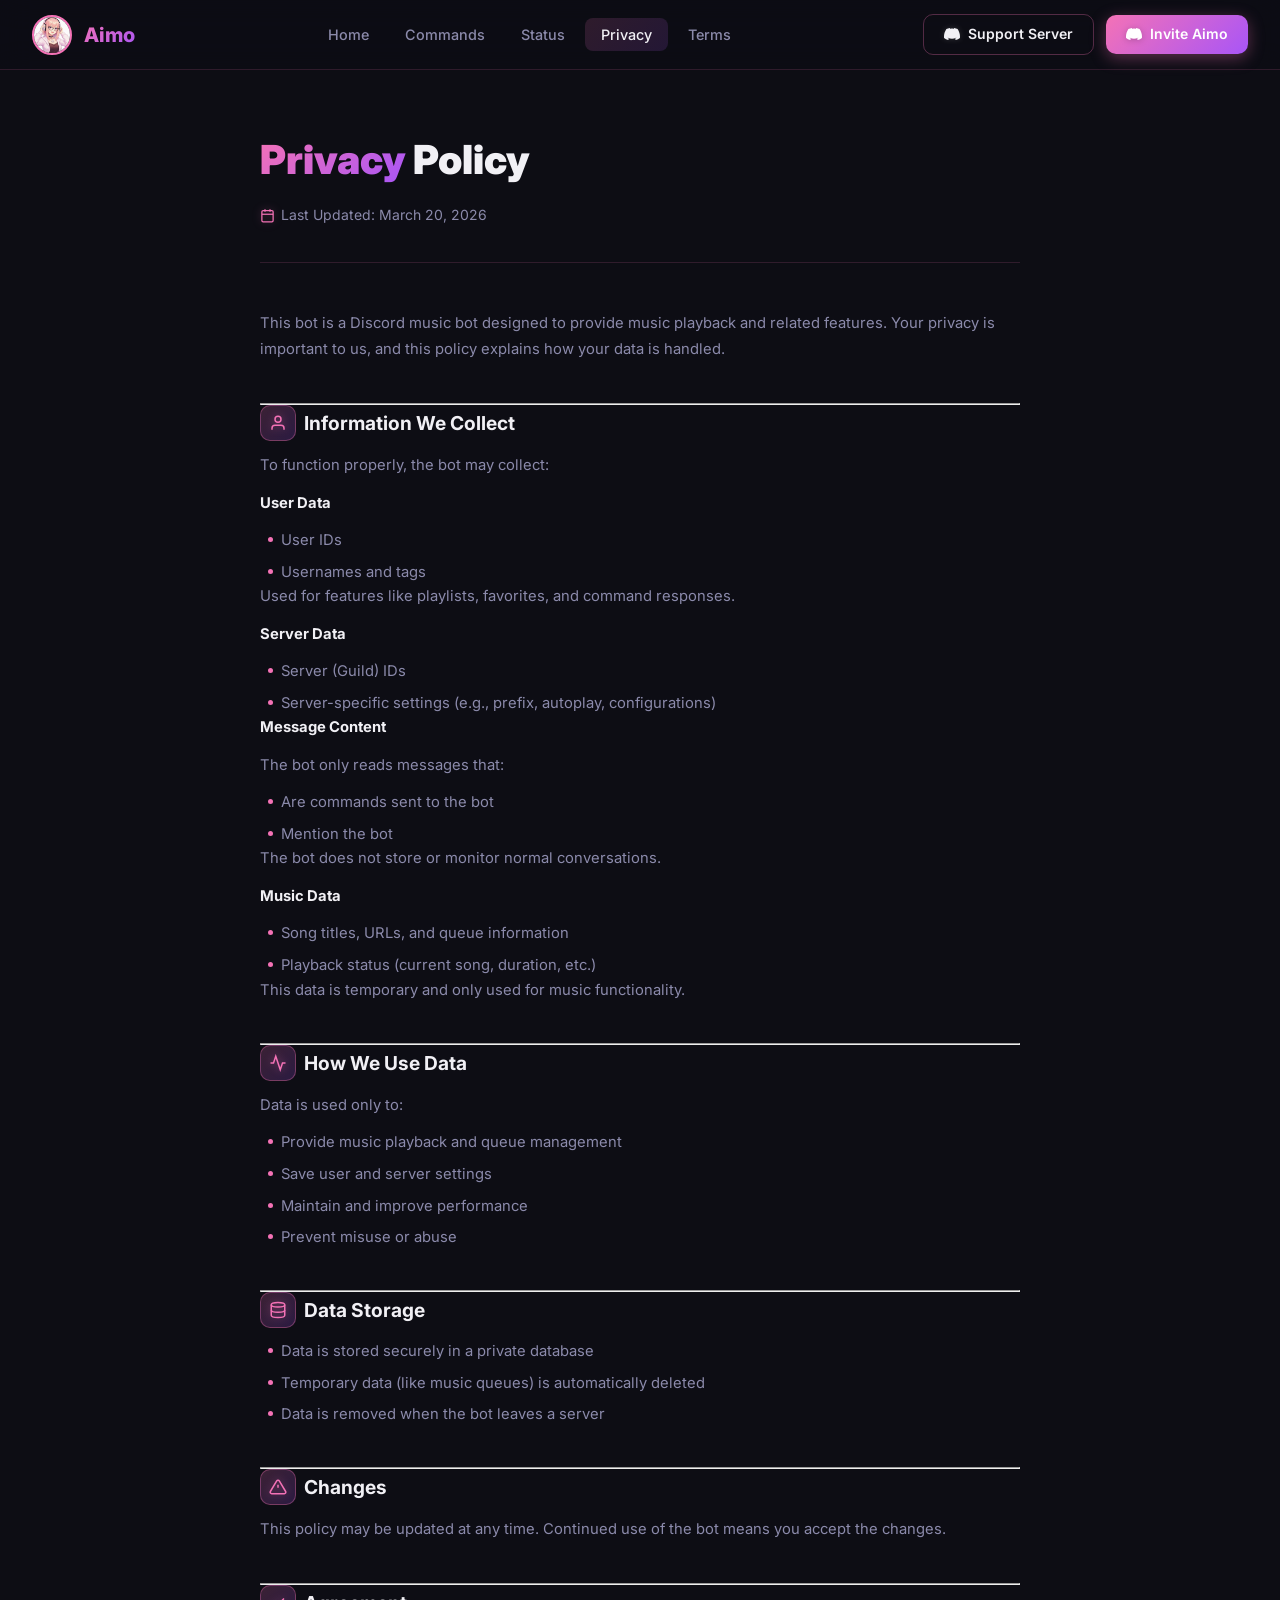
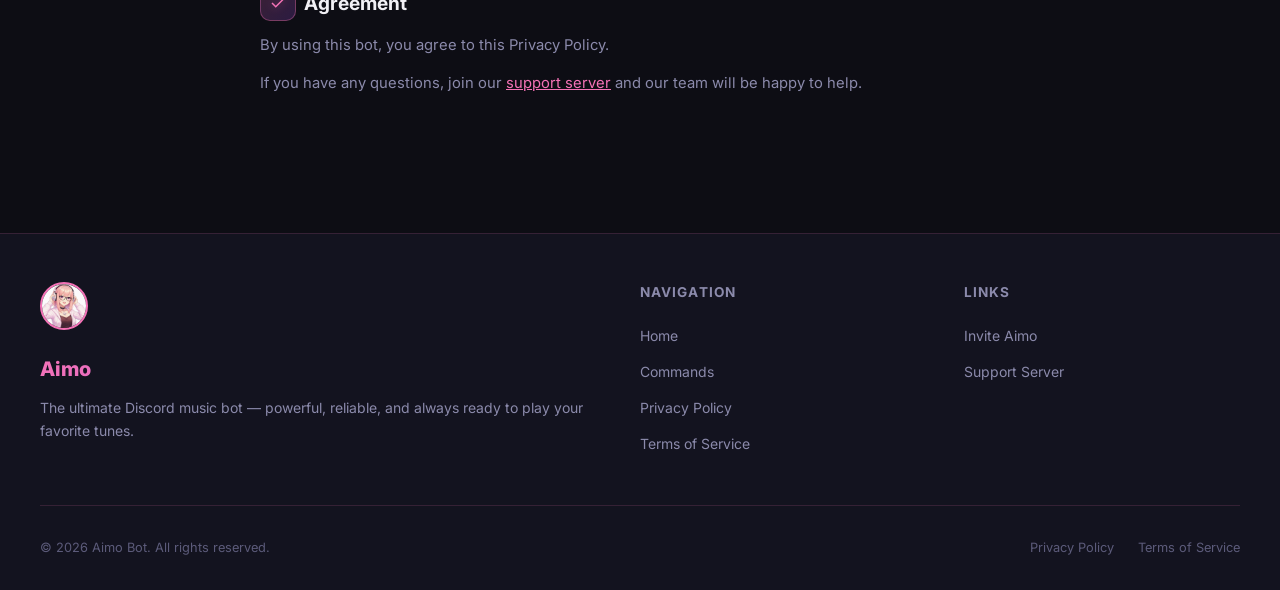
<file: privacy (24).html>
<!DOCTYPE html>
<html lang="en">
<head>
  <meta charset="UTF-8"/>
  <meta name="viewport" content="width=device-width,initial-scale=1.0"/>
  <title>Privacy Policy — Aimo Music Bot</title>
  <meta name="description" content="Aimo Discord Bot Privacy Policy — how we collect, use, and protect your data."/>
  <link rel="icon" type="image/png" sizes="32x32" href="aimo-logo.png"/>
  <link rel="apple-touch-icon" sizes="180x180" href="aimo-logo.png"/>
  <link rel="manifest" href="site.webmanifest"/>
  <meta name="theme-color" content="#13111a"/>
  <link rel="stylesheet" href="style.css"/>
</head>
<body>

<nav class="navbar">
  <a href="index.html" class="nav-brand">
    <img src="aimo-logo.png" alt="Aimo"/>
    <span class="nav-brand-name">Aimo</span>
  </a>
  <ul class="nav-links">
    <li><a href="index.html">Home</a></li>
    <li><a href="commands.html">Commands</a></li>
    <li><a href="status.html">Status</a></li>
    <li><a href="privacy.html" class="active">Privacy</a></li>
    <li><a href="terms.html">Terms</a></li>
  </ul>
  <div class="nav-actions">
    <a href="https://discord.gg/9rSar8Kssg" target="_blank" rel="noopener" class="btn btn-outline">
      <svg viewBox="0 0 24 24" fill="currentColor"><path d="M20.317 4.37a19.791 19.791 0 0 0-4.885-1.515.074.074 0 0 0-.079.037c-.21.375-.444.864-.608 1.25a18.27 18.27 0 0 0-5.487 0 12.64 12.64 0 0 0-.617-1.25.077.077 0 0 0-.079-.037A19.736 19.736 0 0 0 3.677 4.37a.07.07 0 0 0-.032.027C.533 9.046-.32 13.58.099 18.057.1 18.073.11 18.09.12 18.1a19.9 19.9 0 0 0 5.993 3.03.078.078 0 0 0 .084-.028c.462-.63.874-1.295 1.226-1.994a.076.076 0 0 0-.041-.106 13.107 13.107 0 0 1-1.872-.892.077.077 0 0 1-.008-.128 10.2 10.2 0 0 0 .372-.292.074.074 0 0 1 .077-.01c3.928 1.793 8.18 1.793 12.062 0a.074.074 0 0 1 .078.01c.12.098.246.198.373.292a.077.077 0 0 1-.006.127 12.299 12.299 0 0 1-1.873.892.077.077 0 0 0-.041.107c.36.698.772 1.362 1.225 1.993a.076.076 0 0 0 .084.028 19.839 19.839 0 0 0 6.002-3.03.077.077 0 0 0 .032-.054c.5-5.177-.838-9.674-3.549-13.66a.061.061 0 0 0-.031-.03z"/></svg>
      Support Server
    </a>
    <a href="https://discord.com/oauth2/authorize?client_id=1466757680311042060&permissions=8&integration_type=0&scope=bot" target="_blank" rel="noopener" class="btn btn-primary">
      <svg viewBox="0 0 24 24" fill="currentColor"><path d="M20.317 4.37a19.791 19.791 0 0 0-4.885-1.515.074.074 0 0 0-.079.037c-.21.375-.444.864-.608 1.25a18.27 18.27 0 0 0-5.487 0 12.64 12.64 0 0 0-.617-1.25.077.077 0 0 0-.079-.037A19.736 19.736 0 0 0 3.677 4.37a.07.07 0 0 0-.032.027C.533 9.046-.32 13.58.099 18.057.1 18.073.11 18.09.12 18.1a19.9 19.9 0 0 0 5.993 3.03.078.078 0 0 0 .084-.028c.462-.63.874-1.295 1.226-1.994a.076.076 0 0 0-.041-.106 13.107 13.107 0 0 1-1.872-.892.077.077 0 0 1-.008-.128 10.2 10.2 0 0 0 .372-.292.074.074 0 0 1 .077-.01c3.928 1.793 8.18 1.793 12.062 0a.074.074 0 0 1 .078.01c.12.098.246.198.373.292a.077.077 0 0 1-.006.127 12.299 12.299 0 0 1-1.873.892.077.077 0 0 0-.041.107c.36.698.772 1.362 1.225 1.993a.076.076 0 0 0 .084.028 19.839 19.839 0 0 0 6.002-3.03.077.077 0 0 0 .032-.054c.5-5.177-.838-9.674-3.549-13.66a.061.061 0 0 0-.031-.03z"/></svg>
      Invite Aimo
    </a>
  </div>
  <button class="hamburger" id="hamburger" aria-label="Menu"><span></span><span></span><span></span></button>
</nav>

<div class="mobile-menu" id="mobileMenu">
  <a href="index.html">Home</a><a href="commands.html">Commands</a><a href="status.html">Status</a><a href="privacy.html">Privacy</a><a href="terms.html">Terms</a>
  <div class="mobile-actions">
    <a href="https://discord.gg/9rSar8Kssg" target="_blank" rel="noopener" class="btn btn-outline">Support</a>
    <a href="https://discord.com/oauth2/authorize?client_id=1466757680311042060&permissions=8&integration_type=0&scope=bot" target="_blank" rel="noopener" class="btn btn-primary">Invite Aimo</a>
  </div>
</div>

<section class="legal-page">
  <div class="legal-inner">

    <div class="legal-header">
      <h1><span>Privacy</span> Policy</h1>
      <p class="legal-date">
        <svg viewBox="0 0 24 24" fill="none" stroke="currentColor" stroke-width="2"><rect x="3" y="4" width="18" height="18" rx="2"/><line x1="16" y1="2" x2="16" y2="6"/><line x1="8" y1="2" x2="8" y2="6"/><line x1="3" y1="10" x2="21" y2="10"/></svg>
        Last Updated: March 20, 2026
      </p>
    </div>

    <div class="legal-section">
      <p>This bot is a Discord music bot designed to provide music playback and related features. Your privacy is important to us, and this policy explains how your data is handled.</p>
    </div>

    <hr class="legal-divider"/>

    <div class="legal-section">
      <h2>
        <span class="legal-icon li-collect">
          <svg viewBox="0 0 24 24" fill="none" stroke="currentColor" stroke-width="2"><path d="M20 21v-2a4 4 0 0 0-4-4H8a4 4 0 0 0-4 4v2"/><circle cx="12" cy="7" r="4"/></svg>
        </span>
        Information We Collect
      </h2>
      <p>To function properly, the bot may collect:</p>

      <p><strong style="color:var(--text);">User Data</strong></p>
      <ul>
        <li>User IDs</li>
        <li>Usernames and tags</li>
      </ul>
      <p>Used for features like playlists, favorites, and command responses.</p>

      <p><strong style="color:var(--text);">Server Data</strong></p>
      <ul>
        <li>Server (Guild) IDs</li>
        <li>Server-specific settings (e.g., prefix, autoplay, configurations)</li>
      </ul>

      <p><strong style="color:var(--text);">Message Content</strong></p>
      <p>The bot only reads messages that:</p>
      <ul>
        <li>Are commands sent to the bot</li>
        <li>Mention the bot</li>
      </ul>
      <p>The bot does not store or monitor normal conversations.</p>

      <p><strong style="color:var(--text);">Music Data</strong></p>
      <ul>
        <li>Song titles, URLs, and queue information</li>
        <li>Playback status (current song, duration, etc.)</li>
      </ul>
      <p>This data is temporary and only used for music functionality.</p>
    </div>

    <hr class="legal-divider"/>

    <div class="legal-section">
      <h2>
        <span class="legal-icon li-use">
          <svg viewBox="0 0 24 24" fill="none" stroke="currentColor" stroke-width="2"><polyline points="22 12 18 12 15 21 9 3 6 12 2 12"/></svg>
        </span>
        How We Use Data
      </h2>
      <p>Data is used only to:</p>
      <ul>
        <li>Provide music playback and queue management</li>
        <li>Save user and server settings</li>
        <li>Maintain and improve performance</li>
        <li>Prevent misuse or abuse</li>
      </ul>
    </div>

    <hr class="legal-divider"/>

    <div class="legal-section">
      <h2>
        <span class="legal-icon li-store">
          <svg viewBox="0 0 24 24" fill="none" stroke="currentColor" stroke-width="2"><ellipse cx="12" cy="5" rx="9" ry="3"/><path d="M21 12c0 1.66-4 3-9 3s-9-1.34-9-3"/><path d="M3 5v14c0 1.66 4 3 9 3s9-1.34 9-3V5"/></svg>
        </span>
        Data Storage
      </h2>
      <ul>
        <li>Data is stored securely in a private database</li>
        <li>Temporary data (like music queues) is automatically deleted</li>
        <li>Data is removed when the bot leaves a server</li>
      </ul>
    </div>

    <hr class="legal-divider"/>

    <div class="legal-section">
      <h2>
        <span class="legal-icon li-warn">
          <svg viewBox="0 0 24 24" fill="none" stroke="currentColor" stroke-width="2"><path d="M10.29 3.86L1.82 18a2 2 0 0 0 1.71 3h16.94a2 2 0 0 0 1.71-3L13.71 3.86a2 2 0 0 0-3.42 0z"/><line x1="12" y1="9" x2="12" y2="13"/><line x1="12" y1="17" x2="12.01" y2="17"/></svg>
        </span>
        Changes
      </h2>
      <p>This policy may be updated at any time. Continued use of the bot means you accept the changes.</p>
    </div>

    <hr class="legal-divider"/>

    <div class="legal-section">
      <h2>
        <span class="legal-icon li-check">
          <svg viewBox="0 0 24 24" fill="none" stroke="currentColor" stroke-width="2"><polyline points="20 6 9 17 4 12"/></svg>
        </span>
        Agreement
      </h2>
      <p>By using this bot, you agree to this Privacy Policy.</p>
      <p>If you have any questions, join our <a href="https://discord.gg/9rSar8Kssg" target="_blank" rel="noopener">support server</a> and our team will be happy to help.</p>
    </div>

  </div>
</section>

<footer class="footer">
  <div class="footer-inner">
    <div class="footer-top">
      <div class="footer-brand">
        <img src="aimo-logo.png" alt="Aimo"/>
        <div class="footer-brand-name">Aimo</div>
        <p class="footer-brand-desc">The ultimate Discord music bot — powerful, reliable, and always ready to play your favorite tunes.</p>
      </div>
      <div class="footer-col">
        <h4>Navigation</h4>
        <ul class="footer-links">
          <li><a href="index.html">Home</a></li><li><a href="commands.html">Commands</a></li>
          <li><a href="privacy.html">Privacy Policy</a></li><li><a href="terms.html">Terms of Service</a></li>
        </ul>
      </div>
      <div class="footer-col">
        <h4>Links</h4>
        <ul class="footer-links">
          <li><a href="https://discord.com/oauth2/authorize?client_id=1466757680311042060&permissions=8&integration_type=0&scope=bot" target="_blank" rel="noopener">Invite Aimo</a></li>
          <li><a href="https://discord.gg/9rSar8Kssg" target="_blank" rel="noopener">Support Server</a></li>
        </ul>
      </div>
    </div>
    <div class="footer-bottom">
      <span class="footer-copy">&copy; 2026 Aimo Bot. All rights reserved.</span>
      <div class="footer-legal"><a href="privacy.html">Privacy Policy</a><a href="terms.html">Terms of Service</a></div>
    </div>
  </div>
</footer>

<script src="script.js"></script>
</body>
</html>
</file>
<file: style.css>
@import url('https://fonts.googleapis.com/css2?family=Inter:wght@300;400;500;600;700;800;900&display=swap');

*, *::before, *::after {
  box-sizing: border-box;
  margin: 0;
  padding: 0;
}

:root {
  --pink: #f472b6;
  --pink-dark: #ec4899;
  --pink-light: #fce7f3;
  --purple: #a855f7;
  --purple-dark: #7c3aed;
  --bg: #0d0d14;
  --bg-2: #13131f;
  --bg-3: #1a1a2e;
  --bg-card: #16162a;
  --bg-card-hover: #1e1e36;
  --border: rgba(244, 114, 182, 0.15);
  --border-strong: rgba(244, 114, 182, 0.3);
  --text: #f1f0f5;
  --text-muted: #8b8aab;
  --text-subtle: #5c5b7a;
  --gradient: linear-gradient(135deg, #f472b6, #a855f7);
  --gradient-soft: linear-gradient(135deg, rgba(244, 114, 182, 0.15), rgba(168, 85, 247, 0.15));
  --shadow: 0 4px 24px rgba(244, 114, 182, 0.12);
  --shadow-lg: 0 8px 48px rgba(244, 114, 182, 0.2);
}

html {
  scroll-behavior: smooth;
}

body {
  font-family: 'Inter', sans-serif;
  background: var(--bg);
  color: var(--text);
  line-height: 1.6;
  min-height: 100vh;
}

a {
  text-decoration: none;
  color: inherit;
}

/* ===== SCROLLBAR ===== */
::-webkit-scrollbar {
  width: 6px;
}
::-webkit-scrollbar-track {
  background: var(--bg-2);
}
::-webkit-scrollbar-thumb {
  background: var(--pink-dark);
  border-radius: 3px;
}

/* ===== NAVBAR ===== */
.navbar {
  position: fixed;
  top: 0;
  left: 0;
  right: 0;
  z-index: 100;
  padding: 0 2rem;
  height: 70px;
  display: flex;
  align-items: center;
  justify-content: space-between;
  background: rgba(13, 13, 20, 0.85);
  backdrop-filter: blur(16px);
  border-bottom: 1px solid var(--border);
}

.nav-brand {
  display: flex;
  align-items: center;
  gap: 0.75rem;
}

.nav-brand img {
  width: 40px;
  height: 40px;
  border-radius: 50%;
  border: 2px solid var(--pink);
  object-fit: cover;
}

.nav-brand-name {
  font-size: 1.25rem;
  font-weight: 800;
  background: var(--gradient);
  -webkit-background-clip: text;
  -webkit-text-fill-color: transparent;
  background-clip: text;
}

.nav-links {
  display: flex;
  align-items: center;
  gap: 0.25rem;
  list-style: none;
}

.nav-links a {
  padding: 0.5rem 1rem;
  border-radius: 8px;
  font-size: 0.9rem;
  font-weight: 500;
  color: var(--text-muted);
  transition: all 0.2s;
}

.nav-links a:hover,
.nav-links a.active {
  color: var(--text);
  background: var(--gradient-soft);
}

.nav-actions {
  display: flex;
  align-items: center;
  gap: 0.75rem;
}

.btn {
  display: inline-flex;
  align-items: center;
  gap: 0.5rem;
  padding: 0.55rem 1.25rem;
  border-radius: 10px;
  font-size: 0.875rem;
  font-weight: 600;
  cursor: pointer;
  transition: all 0.25s;
  border: none;
  text-decoration: none;
}

.btn-primary {
  background: var(--gradient);
  color: white;
  box-shadow: 0 4px 16px rgba(244, 114, 182, 0.35);
}

.btn-primary:hover {
  transform: translateY(-2px);
  box-shadow: 0 8px 24px rgba(244, 114, 182, 0.5);
}

.btn-outline {
  background: transparent;
  color: var(--text);
  border: 1.5px solid var(--border-strong);
}

.btn-outline:hover {
  background: var(--gradient-soft);
  border-color: var(--pink);
  transform: translateY(-2px);
}

.btn-discord {
  background: #5865F2;
  color: white;
  box-shadow: 0 4px 16px rgba(88, 101, 242, 0.35);
}

.btn-discord:hover {
  background: #4752c4;
  transform: translateY(-2px);
  box-shadow: 0 8px 24px rgba(88, 101, 242, 0.5);
}

.btn svg {
  width: 16px;
  height: 16px;
  flex-shrink: 0;
}

.btn-lg {
  padding: 0.85rem 2rem;
  font-size: 1rem;
  border-radius: 12px;
}

.btn-lg svg {
  width: 20px;
  height: 20px;
}

/* ===== HAMBURGER ===== */
.hamburger {
  display: none;
  flex-direction: column;
  gap: 5px;
  cursor: pointer;
  padding: 4px;
  background: none;
  border: none;
}

.hamburger span {
  display: block;
  width: 24px;
  height: 2px;
  background: var(--text);
  border-radius: 2px;
  transition: all 0.3s;
}

.mobile-menu {
  display: none;
  position: fixed;
  top: 70px;
  left: 0;
  right: 0;
  background: rgba(13, 13, 20, 0.97);
  backdrop-filter: blur(16px);
  border-bottom: 1px solid var(--border);
  padding: 1rem;
  z-index: 99;
  flex-direction: column;
  gap: 0.5rem;
}

.mobile-menu.open {
  display: flex;
}

.mobile-menu a {
  display: block;
  padding: 0.75rem 1rem;
  border-radius: 8px;
  color: var(--text-muted);
  font-weight: 500;
  transition: all 0.2s;
}

.mobile-menu a:hover {
  color: var(--text);
  background: var(--gradient-soft);
}

.mobile-menu .mobile-actions {
  display: flex;
  gap: 0.75rem;
  margin-top: 0.5rem;
  flex-wrap: wrap;
}

/* ===== HERO ===== */
.hero {
  padding-top: 70px;
  min-height: 100vh;
  display: flex;
  align-items: center;
  position: relative;
  overflow: hidden;
}

.hero-bg {
  position: absolute;
  inset: 0;
  z-index: 0;
}

.hero-blob-1 {
  position: absolute;
  width: 600px;
  height: 600px;
  background: radial-gradient(circle, rgba(244, 114, 182, 0.12) 0%, transparent 70%);
  top: -100px;
  right: -100px;
  border-radius: 50%;
}

.hero-blob-2 {
  position: absolute;
  width: 500px;
  height: 500px;
  background: radial-gradient(circle, rgba(168, 85, 247, 0.1) 0%, transparent 70%);
  bottom: -100px;
  left: -100px;
  border-radius: 50%;
}

.hero-grid {
  position: absolute;
  inset: 0;
  background-image: 
    linear-gradient(rgba(244, 114, 182, 0.03) 1px, transparent 1px),
    linear-gradient(90deg, rgba(244, 114, 182, 0.03) 1px, transparent 1px);
  background-size: 60px 60px;
}

.hero-inner {
  position: relative;
  z-index: 1;
  max-width: 1200px;
  margin: 0 auto;
  padding: 4rem 2rem;
  display: grid;
  grid-template-columns: 1fr 1fr;
  gap: 4rem;
  align-items: center;
}

.hero-badge {
  display: inline-flex;
  align-items: center;
  gap: 0.5rem;
  padding: 0.4rem 1rem;
  background: var(--gradient-soft);
  border: 1px solid var(--border-strong);
  border-radius: 100px;
  font-size: 0.8rem;
  font-weight: 600;
  color: var(--pink);
  margin-bottom: 1.5rem;
}

.hero-badge svg {
  width: 14px;
  height: 14px;
}

.hero-title {
  font-size: clamp(2.5rem, 5vw, 4rem);
  font-weight: 900;
  line-height: 1.1;
  margin-bottom: 1.25rem;
}

.hero-title span {
  background: var(--gradient);
  -webkit-background-clip: text;
  -webkit-text-fill-color: transparent;
  background-clip: text;
}

.hero-desc {
  font-size: 1.1rem;
  color: var(--text-muted);
  margin-bottom: 2.5rem;
  line-height: 1.7;
}

.hero-actions {
  display: flex;
  gap: 1rem;
  flex-wrap: wrap;
}

.hero-stats {
  display: flex;
  gap: 2rem;
  margin-top: 3rem;
  padding-top: 2rem;
  border-top: 1px solid var(--border);
}

.hero-stat-num {
  font-size: 1.75rem;
  font-weight: 800;
  background: var(--gradient);
  -webkit-background-clip: text;
  -webkit-text-fill-color: transparent;
  background-clip: text;
}

.hero-stat-label {
  font-size: 0.8rem;
  color: var(--text-muted);
  font-weight: 500;
}

.hero-image {
  display: flex;
  justify-content: center;
  align-items: center;
  position: relative;
}

.hero-image-ring {
  position: relative;
  width: 340px;
  height: 340px;
}

.hero-image-ring::before {
  content: '';
  position: absolute;
  inset: -16px;
  border-radius: 50%;
  background: var(--gradient);
  opacity: 0.2;
  animation: pulse-ring 3s ease-in-out infinite;
}

.hero-image-ring::after {
  content: '';
  position: absolute;
  inset: -4px;
  border-radius: 50%;
  background: var(--gradient);
  opacity: 0.4;
}

@keyframes pulse-ring {
  0%, 100% { transform: scale(1); opacity: 0.2; }
  50% { transform: scale(1.08); opacity: 0.35; }
}

.hero-image-ring img {
  position: relative;
  z-index: 1;
  width: 100%;
  height: 100%;
  border-radius: 50%;
  object-fit: cover;
  border: 4px solid var(--pink);
  box-shadow: var(--shadow-lg);
}

.floating-card {
  position: absolute;
  background: var(--bg-card);
  border: 1px solid var(--border);
  border-radius: 12px;
  padding: 0.75rem 1rem;
  display: flex;
  align-items: center;
  gap: 0.6rem;
  font-size: 0.8rem;
  font-weight: 600;
  color: var(--text);
  box-shadow: var(--shadow);
  animation: float 4s ease-in-out infinite;
  z-index: 2;
}

.floating-card svg {
  width: 18px;
  height: 18px;
  color: var(--pink);
}

.floating-card.card-1 {
  top: 10%;
  right: -30px;
  animation-delay: 0s;
}

.floating-card.card-2 {
  bottom: 20%;
  left: -30px;
  animation-delay: 1.5s;
}

.floating-card.card-3 {
  bottom: 5%;
  right: 0;
  animation-delay: 0.8s;
}

@keyframes float {
  0%, 100% { transform: translateY(0); }
  50% { transform: translateY(-10px); }
}

/* ===== SECTIONS ===== */
.section {
  padding: 6rem 2rem;
}

.section-inner {
  max-width: 1200px;
  margin: 0 auto;
}

.section-label {
  display: inline-flex;
  align-items: center;
  gap: 0.5rem;
  font-size: 0.8rem;
  font-weight: 700;
  letter-spacing: 0.1em;
  text-transform: uppercase;
  color: var(--pink);
  margin-bottom: 1rem;
}

.section-label svg {
  width: 14px;
  height: 14px;
}

.section-title {
  font-size: clamp(1.75rem, 3vw, 2.5rem);
  font-weight: 800;
  margin-bottom: 1rem;
  line-height: 1.2;
}

.section-title span {
  background: var(--gradient);
  -webkit-background-clip: text;
  -webkit-text-fill-color: transparent;
  background-clip: text;
}

.section-desc {
  font-size: 1rem;
  color: var(--text-muted);
  max-width: 600px;
  line-height: 1.7;
}

.section-header {
  margin-bottom: 3.5rem;
}

/* ===== FEATURES ===== */
.features-grid {
  display: grid;
  grid-template-columns: repeat(3, 1fr);
  gap: 1.5rem;
}

.feature-card {
  background: var(--bg-card);
  border: 1px solid var(--border);
  border-radius: 16px;
  padding: 2rem;
  transition: all 0.3s;
  position: relative;
  overflow: hidden;
}

.feature-card::before {
  content: '';
  position: absolute;
  top: 0;
  left: 0;
  right: 0;
  height: 2px;
  background: var(--gradient);
  opacity: 0;
  transition: opacity 0.3s;
}

.feature-card:hover {
  background: var(--bg-card-hover);
  border-color: var(--border-strong);
  transform: translateY(-4px);
  box-shadow: var(--shadow);
}

.feature-card:hover::before {
  opacity: 1;
}

.feature-card:hover .feature-icon {
  background: var(--gradient);
  box-shadow: 0 0 24px rgba(244, 114, 182, 0.4);
  border-color: transparent;
  transform: scale(1.08) rotate(-4deg);
}

.feature-card:hover .feature-icon svg {
  color: white;
  filter: drop-shadow(0 2px 4px rgba(0,0,0,0.3));
}

.feature-icon {
  width: 56px;
  height: 56px;
  border-radius: 16px;
  background: linear-gradient(135deg, rgba(244,114,182,0.18), rgba(168,85,247,0.18));
  border: 1.5px solid rgba(244, 114, 182, 0.3);
  display: flex;
  align-items: center;
  justify-content: center;
  margin-bottom: 1.25rem;
  transition: all 0.35s cubic-bezier(0.34, 1.56, 0.64, 1);
  position: relative;
}

.feature-icon::after {
  content: '';
  position: absolute;
  inset: 0;
  border-radius: 16px;
  background: var(--gradient);
  opacity: 0;
  transition: opacity 0.35s;
}

.feature-icon svg {
  width: 26px;
  height: 26px;
  color: var(--pink);
  position: relative;
  z-index: 1;
  transition: all 0.35s;
  filter: drop-shadow(0 0 6px rgba(244,114,182,0.35));
}

.feature-title {
  font-size: 1.05rem;
  font-weight: 700;
  margin-bottom: 0.5rem;
}

.feature-desc {
  font-size: 0.9rem;
  color: var(--text-muted);
  line-height: 1.6;
}

/* ===== COMMANDS PREVIEW ===== */
.commands-preview {
  background: var(--bg-2);
  border-top: 1px solid var(--border);
  border-bottom: 1px solid var(--border);
}

.commands-cats {
  display: grid;
  grid-template-columns: repeat(3, 1fr);
  gap: 1.5rem;
}

.cmd-cat-card {
  background: var(--bg-card);
  border: 1px solid var(--border);
  border-radius: 16px;
  padding: 1.75rem;
  transition: all 0.3s;
}

.cmd-cat-card:hover {
  border-color: var(--border-strong);
  background: var(--bg-card-hover);
  transform: translateY(-3px);
  box-shadow: var(--shadow);
}

.cmd-cat-header {
  display: flex;
  align-items: center;
  gap: 0.75rem;
  margin-bottom: 1.25rem;
}

.cmd-cat-icon {
  width: 44px;
  height: 44px;
  border-radius: 12px;
  background: linear-gradient(135deg, rgba(244,114,182,0.2), rgba(168,85,247,0.2));
  border: 1.5px solid rgba(244, 114, 182, 0.35);
  display: flex;
  align-items: center;
  justify-content: center;
  transition: all 0.3s cubic-bezier(0.34, 1.56, 0.64, 1);
  flex-shrink: 0;
}

.cmd-cat-card:hover .cmd-cat-icon {
  background: var(--gradient);
  border-color: transparent;
  box-shadow: 0 0 20px rgba(244, 114, 182, 0.35);
  transform: scale(1.1) rotate(-3deg);
}

.cmd-cat-icon svg {
  width: 22px;
  height: 22px;
  color: var(--pink);
  transition: all 0.3s;
  filter: drop-shadow(0 0 4px rgba(244,114,182,0.4));
}

.cmd-cat-card:hover .cmd-cat-icon svg {
  color: white;
  filter: drop-shadow(0 2px 4px rgba(0,0,0,0.3));
}

.cmd-cat-name {
  font-size: 1rem;
  font-weight: 700;
}

.cmd-cat-count {
  font-size: 0.75rem;
  color: var(--text-muted);
}

.cmd-list {
  list-style: none;
  display: flex;
  flex-direction: column;
  gap: 0.5rem;
}

.cmd-list li {
  display: flex;
  align-items: center;
  gap: 0.5rem;
  font-size: 0.85rem;
  color: var(--text-muted);
}

.cmd-list li::before {
  content: '';
  display: block;
  width: 5px;
  height: 5px;
  border-radius: 50%;
  background: var(--pink);
  flex-shrink: 0;
}

.cmd-list .cmd-name {
  font-family: 'Courier New', monospace;
  color: var(--pink-light);
  font-weight: 600;
  font-size: 0.82rem;
}

.cmd-more {
  margin-top: 0.75rem;
  font-size: 0.8rem;
  color: var(--text-subtle);
  font-style: italic;
}

.commands-footer {
  text-align: center;
  margin-top: 3rem;
}

/* ===== PREMIUM ===== */
.premium-section {
  background: var(--bg-2);
}

.premium-card {
  background: var(--bg-3);
  border: 1px solid var(--border-strong);
  border-radius: 24px;
  padding: 3.5rem;
  display: grid;
  grid-template-columns: 1fr 1fr;
  gap: 3rem;
  align-items: center;
  position: relative;
  overflow: hidden;
}

.premium-card::before {
  content: '';
  position: absolute;
  top: 0;
  left: 0;
  right: 0;
  height: 3px;
  background: var(--gradient);
}

.premium-title {
  font-size: 2rem;
  font-weight: 800;
  margin-bottom: 1rem;
  line-height: 1.2;
}

.premium-title span {
  background: var(--gradient);
  -webkit-background-clip: text;
  -webkit-text-fill-color: transparent;
  background-clip: text;
}

.premium-desc {
  color: var(--text-muted);
  margin-bottom: 2rem;
  line-height: 1.7;
}

.premium-features {
  list-style: none;
  display: flex;
  flex-direction: column;
  gap: 0.75rem;
}

.premium-features li {
  display: flex;
  align-items: center;
  gap: 0.75rem;
  font-size: 0.9rem;
}

.premium-features li svg {
  width: 18px;
  height: 18px;
  color: var(--pink);
  flex-shrink: 0;
}

/* ===== CTA ===== */
.cta-section {
  text-align: center;
  padding: 6rem 2rem;
}

.cta-inner {
  max-width: 640px;
  margin: 0 auto;
}

.cta-title {
  font-size: clamp(2rem, 4vw, 3rem);
  font-weight: 900;
  margin-bottom: 1rem;
  line-height: 1.2;
}

.cta-title span {
  background: var(--gradient);
  -webkit-background-clip: text;
  -webkit-text-fill-color: transparent;
  background-clip: text;
}

.cta-desc {
  color: var(--text-muted);
  margin-bottom: 2.5rem;
  font-size: 1.05rem;
}

.cta-actions {
  display: flex;
  gap: 1rem;
  justify-content: center;
  flex-wrap: wrap;
}

/* ===== FOOTER ===== */
.footer {
  background: var(--bg-2);
  border-top: 1px solid var(--border);
  padding: 3rem 2rem 2rem;
}

.footer-inner {
  max-width: 1200px;
  margin: 0 auto;
}

.footer-top {
  display: grid;
  grid-template-columns: 2fr 1fr 1fr;
  gap: 3rem;
  margin-bottom: 3rem;
}

.footer-brand img {
  width: 48px;
  height: 48px;
  border-radius: 50%;
  border: 2px solid var(--pink);
  object-fit: cover;
  margin-bottom: 1rem;
}

.footer-brand-name {
  font-size: 1.25rem;
  font-weight: 800;
  background: var(--gradient);
  -webkit-background-clip: text;
  -webkit-text-fill-color: transparent;
  background-clip: text;
  margin-bottom: 0.75rem;
}

.footer-brand-desc {
  font-size: 0.875rem;
  color: var(--text-muted);
  line-height: 1.6;
}

.footer-col h4 {
  font-size: 0.85rem;
  font-weight: 700;
  text-transform: uppercase;
  letter-spacing: 0.08em;
  color: var(--text-muted);
  margin-bottom: 1.25rem;
}

.footer-links {
  list-style: none;
  display: flex;
  flex-direction: column;
  gap: 0.65rem;
}

.footer-links a {
  font-size: 0.875rem;
  color: var(--text-muted);
  transition: color 0.2s;
}

.footer-links a:hover {
  color: var(--pink);
}

.footer-bottom {
  padding-top: 2rem;
  border-top: 1px solid var(--border);
  display: flex;
  justify-content: space-between;
  align-items: center;
  gap: 1rem;
  flex-wrap: wrap;
}

.footer-copy {
  font-size: 0.8rem;
  color: var(--text-subtle);
}

.footer-legal {
  display: flex;
  gap: 1.5rem;
}

.footer-legal a {
  font-size: 0.8rem;
  color: var(--text-subtle);
  transition: color 0.2s;
}

.footer-legal a:hover {
  color: var(--pink);
}

/* ===== COMMANDS PAGE ===== */
.page-hero {
  padding: 8rem 2rem 4rem;
  text-align: center;
}

.page-hero-inner {
  max-width: 640px;
  margin: 0 auto;
}

.page-hero-title {
  font-size: clamp(2rem, 4vw, 3.25rem);
  font-weight: 900;
  margin-bottom: 1rem;
}

.page-hero-title span {
  background: var(--gradient);
  -webkit-background-clip: text;
  -webkit-text-fill-color: transparent;
  background-clip: text;
}

.page-hero-desc {
  color: var(--text-muted);
  font-size: 1.05rem;
  line-height: 1.7;
}

.commands-page {
  padding: 0 2rem 6rem;
}

.commands-page-inner {
  max-width: 1000px;
  margin: 0 auto;
}

.cmd-filter {
  display: flex;
  gap: 0.5rem;
  flex-wrap: wrap;
  margin-bottom: 2.5rem;
  background: var(--bg-card);
  border: 1px solid var(--border);
  border-radius: 14px;
  padding: 0.75rem;
}

.filter-btn {
  display: inline-flex;
  align-items: center;
  gap: 0.4rem;
  padding: 0.5rem 1rem;
  border-radius: 8px;
  font-size: 0.85rem;
  font-weight: 600;
  cursor: pointer;
  transition: all 0.2s;
  background: transparent;
  border: none;
  color: var(--text-muted);
}

.filter-btn svg {
  width: 15px;
  height: 15px;
  filter: drop-shadow(0 0 3px rgba(244,114,182,0.2));
  transition: filter 0.2s;
}

.filter-btn:hover {
  color: var(--text);
  background: var(--gradient-soft);
}

.filter-btn:hover svg {
  filter: drop-shadow(0 0 5px rgba(244,114,182,0.45));
}

.filter-btn.active {
  background: var(--gradient);
  color: white;
  box-shadow: 0 4px 12px rgba(244, 114, 182, 0.3);
}

.filter-btn.active svg {
  filter: drop-shadow(0 1px 3px rgba(0,0,0,0.3));
}

.cmd-section {
  margin-bottom: 2rem;
}

.cmd-section-header {
  display: flex;
  align-items: center;
  gap: 1rem;
  margin-bottom: 1.25rem;
  padding: 1.25rem 1.5rem;
  background: var(--bg-card);
  border: 1px solid var(--border);
  border-radius: 14px;
}

.cmd-section-icon {
  width: 46px;
  height: 46px;
  border-radius: 13px;
  background: linear-gradient(135deg, rgba(244,114,182,0.2), rgba(168,85,247,0.2));
  border: 1.5px solid rgba(244, 114, 182, 0.35);
  display: flex;
  align-items: center;
  justify-content: center;
  flex-shrink: 0;
  transition: all 0.3s;
}

.cmd-section-header:hover .cmd-section-icon {
  background: var(--gradient);
  border-color: transparent;
  box-shadow: 0 0 20px rgba(244, 114, 182, 0.4);
}

.cmd-section-icon svg {
  width: 22px;
  height: 22px;
  color: var(--pink);
  filter: drop-shadow(0 0 5px rgba(244,114,182,0.4));
  transition: all 0.3s;
}

.cmd-section-header:hover .cmd-section-icon svg {
  color: white;
  filter: none;
}

.cmd-section-title {
  font-size: 1.1rem;
  font-weight: 700;
}

.cmd-section-subtitle {
  font-size: 0.8rem;
  color: var(--text-muted);
}

.cmd-section-badge {
  margin-left: auto;
  padding: 0.3rem 0.75rem;
  background: var(--gradient-soft);
  border: 1px solid var(--border);
  border-radius: 100px;
  font-size: 0.75rem;
  font-weight: 600;
  color: var(--pink);
}

.cmd-grid {
  display: grid;
  grid-template-columns: repeat(2, 1fr);
  gap: 0.75rem;
}

.cmd-item {
  background: var(--bg-card);
  border: 1px solid var(--border);
  border-radius: 12px;
  padding: 1rem 1.25rem;
  display: flex;
  flex-direction: column;
  gap: 0.35rem;
  transition: all 0.2s;
}

.cmd-item:hover {
  border-color: var(--border-strong);
  background: var(--bg-card-hover);
  transform: translateX(3px);
}

.cmd-item-name {
  font-family: 'Courier New', monospace;
  font-size: 0.9rem;
  font-weight: 700;
  color: var(--pink);
}

.cmd-item-premium {
  display: inline-flex;
  align-items: center;
  gap: 0.25rem;
  font-size: 0.7rem;
  font-weight: 700;
  color: #fbbf24;
  background: rgba(251, 191, 36, 0.1);
  border: 1px solid rgba(251, 191, 36, 0.2);
  border-radius: 4px;
  padding: 0.15rem 0.4rem;
  margin-left: 0.5rem;
  vertical-align: middle;
}

.cmd-item-premium svg {
  width: 10px;
  height: 10px;
}

.cmd-item-desc {
  font-size: 0.82rem;
  color: var(--text-muted);
}

.cmd-item-alias {
  font-size: 0.75rem;
  color: var(--text-subtle);
}

/* ===== LEGAL ICON ===== */
.legal-icon {
  display: inline-flex;
  align-items: center;
  justify-content: center;
  width: 36px;
  height: 36px;
  border-radius: 10px;
  background: linear-gradient(135deg, rgba(244,114,182,0.2), rgba(168,85,247,0.2));
  border: 1.5px solid rgba(244, 114, 182, 0.35);
  flex-shrink: 0;
  vertical-align: middle;
  margin-right: 0.5rem;
}

.legal-icon svg {
  width: 18px;
  height: 18px;
  color: var(--pink);
  filter: drop-shadow(0 0 4px rgba(244,114,182,0.4));
}

.legal-date {
  display: inline-flex;
  align-items: center;
  gap: 0.4rem;
  font-size: 0.875rem;
  color: var(--text-muted);
}

.legal-date svg {
  width: 15px;
  height: 15px;
  color: var(--pink);
  filter: drop-shadow(0 0 4px rgba(244,114,182,0.3));
}

.legal-section h2 {
  display: flex;
  align-items: center;
  gap: 0;
}

/* ===== SECTION LABEL ICON ===== */
.section-label svg {
  width: 15px;
  height: 15px;
  filter: drop-shadow(0 0 5px rgba(244,114,182,0.5));
}

/* ===== NAV ICON GLOW ===== */
.btn svg {
  filter: drop-shadow(0 0 3px rgba(255,255,255,0.15));
}

.btn-primary svg {
  filter: drop-shadow(0 1px 3px rgba(0,0,0,0.2));
}

.btn-discord svg {
  filter: drop-shadow(0 1px 3px rgba(0,0,0,0.2));
}

/* ===== LEGAL PAGES ===== */
.legal-page {
  padding: 8rem 2rem 6rem;
}

.legal-inner {
  max-width: 760px;
  margin: 0 auto;
}

.legal-header {
  margin-bottom: 3rem;
  padding-bottom: 2rem;
  border-bottom: 1px solid var(--border);
}

.legal-header h1 {
  font-size: 2.5rem;
  font-weight: 900;
  margin-bottom: 0.75rem;
}

.legal-header h1 span {
  background: var(--gradient);
  -webkit-background-clip: text;
  -webkit-text-fill-color: transparent;
  background-clip: text;
}

.legal-date {
  font-size: 0.875rem;
  color: var(--text-muted);
}

.legal-section {
  margin-bottom: 2.5rem;
}

.legal-section h2 {
  font-size: 1.2rem;
  font-weight: 700;
  margin-bottom: 0.75rem;
  color: var(--text);
}

.legal-section p {
  font-size: 0.925rem;
  color: var(--text-muted);
  line-height: 1.75;
  margin-bottom: 0.75rem;
}

.legal-section ul {
  list-style: none;
  display: flex;
  flex-direction: column;
  gap: 0.5rem;
  padding-left: 0.5rem;
}

.legal-section ul li {
  display: flex;
  align-items: flex-start;
  gap: 0.5rem;
  font-size: 0.925rem;
  color: var(--text-muted);
  line-height: 1.6;
}

.legal-section ul li::before {
  content: '';
  display: block;
  width: 5px;
  height: 5px;
  min-width: 5px;
  border-radius: 50%;
  background: var(--pink);
  margin-top: 0.5rem;
}

.legal-section a {
  color: var(--pink);
  text-decoration: underline;
}

/* ===== RESPONSIVE ===== */
@media (max-width: 900px) {
  .hero-inner {
    grid-template-columns: 1fr;
    text-align: center;
    gap: 3rem;
  }

  .hero-actions {
    justify-content: center;
  }

  .hero-stats {
    justify-content: center;
  }

  .features-grid {
    grid-template-columns: repeat(2, 1fr);
  }

  .commands-cats {
    grid-template-columns: repeat(2, 1fr);
  }

  .premium-card {
    grid-template-columns: 1fr;
    padding: 2.5rem;
  }

  .footer-top {
    grid-template-columns: 1fr 1fr;
  }

  .cmd-grid {
    grid-template-columns: 1fr;
  }
}

@media (max-width: 640px) {
  .nav-links, .nav-actions {
    display: none;
  }

  .hamburger {
    display: flex;
  }

  .features-grid {
    grid-template-columns: 1fr;
  }

  .commands-cats {
    grid-template-columns: 1fr;
  }

  .footer-top {
    grid-template-columns: 1fr;
    gap: 2rem;
  }

  .hero-image-ring {
    width: 240px;
    height: 240px;
  }

  .floating-card {
    display: none;
  }

  .premium-card {
    padding: 2rem;
  }
}

/* ===== SCROLL ANIMATION ===== */
.fade-in {
  opacity: 0;
  transform: translateY(18px);
  transition: opacity 0.45s ease, transform 0.45s ease;
}

.fade-in.visible {
  opacity: 1;
  transform: translateY(0);
}

/* ===== UPGRADED ICONS — NAVBAR ===== */
.nav-brand img {
  transition: transform 0.3s ease, box-shadow 0.3s ease;
}

.nav-brand:hover img {
  transform: rotate(-6deg) scale(1.07);
  box-shadow: 0 0 16px rgba(244, 114, 182, 0.5);
}

/* ===== SECTION LABEL — ICON GLOW ===== */
.section-label {
  filter: drop-shadow(0 0 0 transparent);
}

.section-label svg {
  filter: drop-shadow(0 0 6px rgba(244,114,182,0.6));
}

/* ===== HERO BADGE ICON ===== */
.hero-badge svg {
  filter: drop-shadow(0 0 6px rgba(244,114,182,0.7));
  animation: pulse-icon 2.5s ease-in-out infinite;
}

@keyframes pulse-icon {
  0%, 100% { filter: drop-shadow(0 0 4px rgba(244,114,182,0.5)); }
  50% { filter: drop-shadow(0 0 10px rgba(244,114,182,0.9)); }
}

/* ===== FLOATING CARDS ICONS ===== */
.floating-card svg {
  filter: drop-shadow(0 0 6px rgba(244,114,182,0.6));
}

/* ===== PREMIUM CHECKMARK ICONS ===== */
.premium-features li svg {
  filter: drop-shadow(0 0 5px rgba(244,114,182,0.5));
  flex-shrink: 0;
}

/* ===== STATUS PAGE ===== */
.status-hero {
  background: radial-gradient(ellipse at 50% 0%, rgba(244,114,182,0.08) 0%, transparent 60%);
}

.overall-status {
  display: inline-flex;
  align-items: center;
  gap: 0.75rem;
  padding: 0.75rem 1.75rem;
  border-radius: 100px;
  font-size: 1rem;
  font-weight: 700;
  margin-top: 1.5rem;
  border: 1.5px solid;
}

.overall-operational {
  background: rgba(16, 185, 129, 0.1);
  border-color: rgba(16, 185, 129, 0.4);
  color: #10b981;
}

.overall-unknown {
  background: rgba(251, 191, 36, 0.1);
  border-color: rgba(251, 191, 36, 0.4);
  color: #fbbf24;
}

.overall-down {
  background: rgba(239, 68, 68, 0.1);
  border-color: rgba(239, 68, 68, 0.4);
  color: #ef4444;
}

.status-pulse {
  width: 12px;
  height: 12px;
  border-radius: 50%;
  background: currentColor;
  animation: status-blink 1.5s ease-in-out infinite;
}

@keyframes status-blink {
  0%, 100% { opacity: 1; transform: scale(1); }
  50% { opacity: 0.5; transform: scale(0.85); }
}

/* BOT PROFILE CARD */
.bot-profile-card {
  display: flex;
  align-items: center;
  gap: 1.25rem;
  background: var(--bg-card);
  border: 1px solid var(--border);
  border-radius: 16px;
  padding: 1.25rem 1.75rem;
  margin: 2rem auto 0;
  max-width: 480px;
  text-align: left;
}

.bot-profile-avatar {
  width: 64px;
  height: 64px;
  border-radius: 50%;
  border: 2.5px solid var(--pink);
  object-fit: cover;
  box-shadow: 0 0 16px rgba(244,114,182,0.3);
}

.bot-profile-info {
  flex: 1;
}

.bot-profile-name {
  font-size: 1.1rem;
  font-weight: 800;
  background: var(--gradient);
  -webkit-background-clip: text;
  -webkit-text-fill-color: transparent;
  background-clip: text;
}

.bot-profile-tag {
  font-size: 0.82rem;
  color: var(--text-muted);
  margin-top: 0.15rem;
}

.bot-profile-badge {
  display: inline-flex;
  align-items: center;
  gap: 0.4rem;
  font-size: 0.75rem;
  font-weight: 700;
  color: #10b981;
  background: rgba(16, 185, 129, 0.1);
  border: 1px solid rgba(16, 185, 129, 0.3);
  border-radius: 100px;
  padding: 0.3rem 0.75rem;
  white-space: nowrap;
}

.bot-profile-badge svg {
  width: 14px;
  height: 14px;
}

/* STATUS PAGE LAYOUT */
.status-page {
  padding: 3rem 2rem 6rem;
}

.status-page-inner {
  max-width: 900px;
  margin: 0 auto;
}

/* STATS ROW */
.status-stats-row {
  display: grid;
  grid-template-columns: repeat(4, 1fr);
  gap: 1.25rem;
  margin-bottom: 3rem;
}

.stat-item {
  background: var(--bg-card);
  border: 1px solid var(--border);
  border-radius: 16px;
  padding: 1.5rem 1.25rem;
  text-align: center;
  transition: all 0.3s;
  position: relative;
  overflow: hidden;
}

.stat-item::before {
  content: '';
  position: absolute;
  top: 0; left: 0; right: 0;
  height: 2px;
  background: var(--gradient);
  opacity: 0;
  transition: opacity 0.3s;
}

.stat-item:hover {
  border-color: var(--border-strong);
  transform: translateY(-3px);
  box-shadow: var(--shadow);
}

.stat-item:hover::before {
  opacity: 1;
}

.stat-icon {
  width: 44px;
  height: 44px;
  border-radius: 12px;
  background: linear-gradient(135deg, rgba(244,114,182,0.18), rgba(168,85,247,0.18));
  border: 1.5px solid rgba(244,114,182,0.3);
  display: flex;
  align-items: center;
  justify-content: center;
  margin: 0 auto 0.85rem;
  transition: all 0.3s;
}

.stat-item:hover .stat-icon {
  background: var(--gradient);
  border-color: transparent;
  box-shadow: 0 0 18px rgba(244,114,182,0.4);
}

.stat-icon svg {
  width: 20px;
  height: 20px;
  color: var(--pink);
  filter: drop-shadow(0 0 4px rgba(244,114,182,0.4));
  transition: all 0.3s;
}

.stat-item:hover .stat-icon svg {
  color: white;
  filter: none;
}

.stat-value {
  font-size: 1.5rem;
  font-weight: 800;
  background: var(--gradient);
  -webkit-background-clip: text;
  -webkit-text-fill-color: transparent;
  background-clip: text;
  margin-bottom: 0.3rem;
}

.stat-label {
  font-size: 0.78rem;
  color: var(--text-muted);
  font-weight: 500;
  text-transform: uppercase;
  letter-spacing: 0.06em;
}

/* STATUS SECTION TITLE */
.status-section-title {
  display: flex;
  align-items: center;
  gap: 0.6rem;
  font-size: 0.85rem;
  font-weight: 700;
  text-transform: uppercase;
  letter-spacing: 0.1em;
  color: var(--pink);
  margin-bottom: 1.25rem;
}

.status-section-title svg {
  width: 16px;
  height: 16px;
  filter: drop-shadow(0 0 5px rgba(244,114,182,0.5));
}

/* STATUS GRID */
.status-grid {
  display: flex;
  flex-direction: column;
  gap: 0.75rem;
}

.status-card {
  background: var(--bg-card);
  border: 1px solid var(--border);
  border-radius: 14px;
  padding: 1.1rem 1.5rem;
  display: flex;
  align-items: center;
  justify-content: space-between;
  gap: 1rem;
  transition: all 0.3s;
}

.status-card:hover {
  border-color: var(--border-strong);
  background: var(--bg-card-hover);
  transform: translateX(4px);
  box-shadow: var(--shadow);
}

.status-card-left {
  display: flex;
  align-items: center;
  gap: 1rem;
  flex: 1;
}

.status-card-icon {
  width: 42px;
  height: 42px;
  border-radius: 12px;
  background: linear-gradient(135deg, rgba(244,114,182,0.18), rgba(168,85,247,0.18));
  border: 1.5px solid rgba(244,114,182,0.3);
  display: flex;
  align-items: center;
  justify-content: center;
  flex-shrink: 0;
  transition: all 0.3s cubic-bezier(0.34, 1.56, 0.64, 1);
}

.status-card:hover .status-card-icon {
  background: var(--gradient);
  border-color: transparent;
  box-shadow: 0 0 18px rgba(244,114,182,0.4);
  transform: scale(1.08) rotate(-4deg);
}

.status-card-icon svg {
  width: 20px;
  height: 20px;
  color: var(--pink);
  filter: drop-shadow(0 0 4px rgba(244,114,182,0.4));
  transition: all 0.3s;
}

.status-card:hover .status-card-icon svg {
  color: white;
  filter: none;
}

.status-card-name {
  font-size: 0.95rem;
  font-weight: 700;
  color: var(--text);
  margin-bottom: 0.2rem;
}

.status-card-desc {
  font-size: 0.8rem;
  color: var(--text-muted);
}

/* STATUS BADGES */
.status-badge {
  display: inline-flex;
  align-items: center;
  gap: 0.45rem;
  padding: 0.4rem 1rem;
  border-radius: 100px;
  font-size: 0.8rem;
  font-weight: 700;
  white-space: nowrap;
  border: 1px solid;
  flex-shrink: 0;
}

.status-badge-operational {
  background: rgba(16, 185, 129, 0.1);
  border-color: rgba(16, 185, 129, 0.35);
  color: #10b981;
}

.status-badge-degraded {
  background: rgba(251, 191, 36, 0.1);
  border-color: rgba(251, 191, 36, 0.35);
  color: #fbbf24;
}

.status-badge-down {
  background: rgba(239, 68, 68, 0.1);
  border-color: rgba(239, 68, 68, 0.35);
  color: #ef4444;
}

.status-dot {
  width: 8px;
  height: 8px;
  border-radius: 50%;
  background: currentColor;
  animation: status-blink 2s ease-in-out infinite;
  display: inline-block;
}

/* UPTIME BARS */
.uptime-section {
  display: flex;
  flex-direction: column;
  gap: 1rem;
  background: var(--bg-card);
  border: 1px solid var(--border);
  border-radius: 16px;
  padding: 1.75rem;
}

.uptime-row {
  display: flex;
  align-items: center;
  gap: 1rem;
}

.uptime-label {
  font-size: 0.85rem;
  font-weight: 600;
  color: var(--text-muted);
  min-width: 140px;
}

.uptime-bars {
  flex: 1;
  display: flex;
  gap: 2px;
  align-items: flex-end;
}

.uptime-bar {
  flex: 1;
  height: 28px;
  border-radius: 3px;
  cursor: pointer;
  transition: transform 0.2s, opacity 0.2s;
}

.uptime-bar:hover {
  transform: scaleY(1.15);
  opacity: 0.9;
}

.uptime-bar-up {
  background: linear-gradient(to top, #10b981, #34d399);
}

.uptime-bar-down {
  background: linear-gradient(to top, #ef4444, #f87171);
}

.uptime-bar-unknown {
  background: rgba(148, 163, 184, 0.2);
}

.uptime-pct {
  font-size: 0.88rem;
  font-weight: 700;
  color: #10b981;
  min-width: 46px;
  text-align: right;
}

/* INCIDENTS */
.incidents-box {
  background: var(--bg-card);
  border: 1px solid var(--border);
  border-radius: 16px;
  overflow: hidden;
}

.incidents-empty {
  display: flex;
  flex-direction: column;
  align-items: center;
  justify-content: center;
  padding: 3.5rem 2rem;
  text-align: center;
  gap: 0.75rem;
}

.incidents-empty svg {
  width: 52px;
  height: 52px;
  color: #10b981;
  filter: drop-shadow(0 0 10px rgba(16,185,129,0.4));
}

.incidents-empty p {
  font-size: 1rem;
  font-weight: 700;
  color: var(--text);
}

.incidents-empty span {
  font-size: 0.85rem;
  color: var(--text-muted);
}

/* REFRESH */
.status-refresh {
  display: flex;
  align-items: center;
  justify-content: center;
  gap: 0.6rem;
  margin-top: 2.5rem;
  font-size: 0.82rem;
  color: var(--text-subtle);
}

.status-refresh svg {
  width: 14px;
  height: 14px;
  color: var(--pink);
  flex-shrink: 0;
}

/* ===== IMPROVED RESPONSIVE CSS ===== */
@media (max-width: 1100px) {
  .features-grid {
    grid-template-columns: repeat(3, 1fr);
  }
}

@media (max-width: 960px) {
  .status-stats-row {
    grid-template-columns: repeat(2, 1fr);
  }

  .uptime-label {
    min-width: 110px;
    font-size: 0.78rem;
  }
}

@media (max-width: 900px) {
  .hero-inner {
    grid-template-columns: 1fr;
    text-align: center;
    gap: 3rem;
  }

  .hero-actions {
    justify-content: center;
  }

  .hero-stats {
    justify-content: center;
  }

  .features-grid {
    grid-template-columns: repeat(2, 1fr);
  }

  .commands-cats {
    grid-template-columns: repeat(2, 1fr);
  }

  .premium-card {
    grid-template-columns: 1fr;
    padding: 2.5rem;
  }

  .footer-top {
    grid-template-columns: 1fr 1fr;
  }

  .cmd-grid {
    grid-template-columns: 1fr;
  }

  .bot-profile-card {
    flex-wrap: wrap;
    justify-content: center;
    text-align: center;
  }

  .bot-profile-info {
    text-align: center;
  }
}

@media (max-width: 700px) {
  .status-stats-row {
    grid-template-columns: repeat(2, 1fr);
    gap: 0.85rem;
  }

  .status-card {
    flex-wrap: wrap;
    gap: 0.75rem;
  }

  .uptime-row {
    flex-wrap: wrap;
    gap: 0.5rem;
  }

  .uptime-label {
    min-width: 100%;
  }

  .uptime-pct {
    min-width: auto;
  }
}

@media (max-width: 640px) {
  .nav-links, .nav-actions {
    display: none;
  }

  .hamburger {
    display: flex;
  }

  .features-grid {
    grid-template-columns: 1fr;
  }

  .commands-cats {
    grid-template-columns: 1fr;
  }

  .footer-top {
    grid-template-columns: 1fr;
    gap: 2rem;
  }

  .hero-image-ring {
    width: 240px;
    height: 240px;
  }

  .floating-card {
    display: none;
  }

  .premium-card {
    padding: 2rem;
  }

  .status-stats-row {
    grid-template-columns: repeat(2, 1fr);
  }

  .status-page {
    padding: 2rem 1rem 4rem;
  }

  .status-card {
    padding: 0.9rem 1rem;
  }

  .status-card-icon {
    width: 36px;
    height: 36px;
  }

  .uptime-section {
    padding: 1.25rem;
  }

  .uptime-bars {
    gap: 1.5px;
  }

  .uptime-bar {
    height: 22px;
  }

  .cmd-filter {
    padding: 0.5rem;
  }

  .filter-btn {
    padding: 0.4rem 0.75rem;
    font-size: 0.8rem;
  }

  .btn-lg {
    padding: 0.75rem 1.5rem;
    font-size: 0.92rem;
  }

  .section {
    padding: 4rem 1.25rem;
  }

  .hero-inner {
    padding: 3rem 1.25rem;
  }

  .page-hero {
    padding: 7rem 1.25rem 3rem;
  }

  .hero-stats {
    gap: 1.25rem;
    flex-wrap: wrap;
    justify-content: center;
  }

  .premium-card {
    gap: 2rem;
  }
}

@media (max-width: 400px) {
  .status-stats-row {
    grid-template-columns: 1fr 1fr;
  }

  .stat-value {
    font-size: 1.2rem;
  }

  .hero-title {
    font-size: 2.2rem;
  }

  .navbar {
    padding: 0 1rem;
  }
}
</file>
